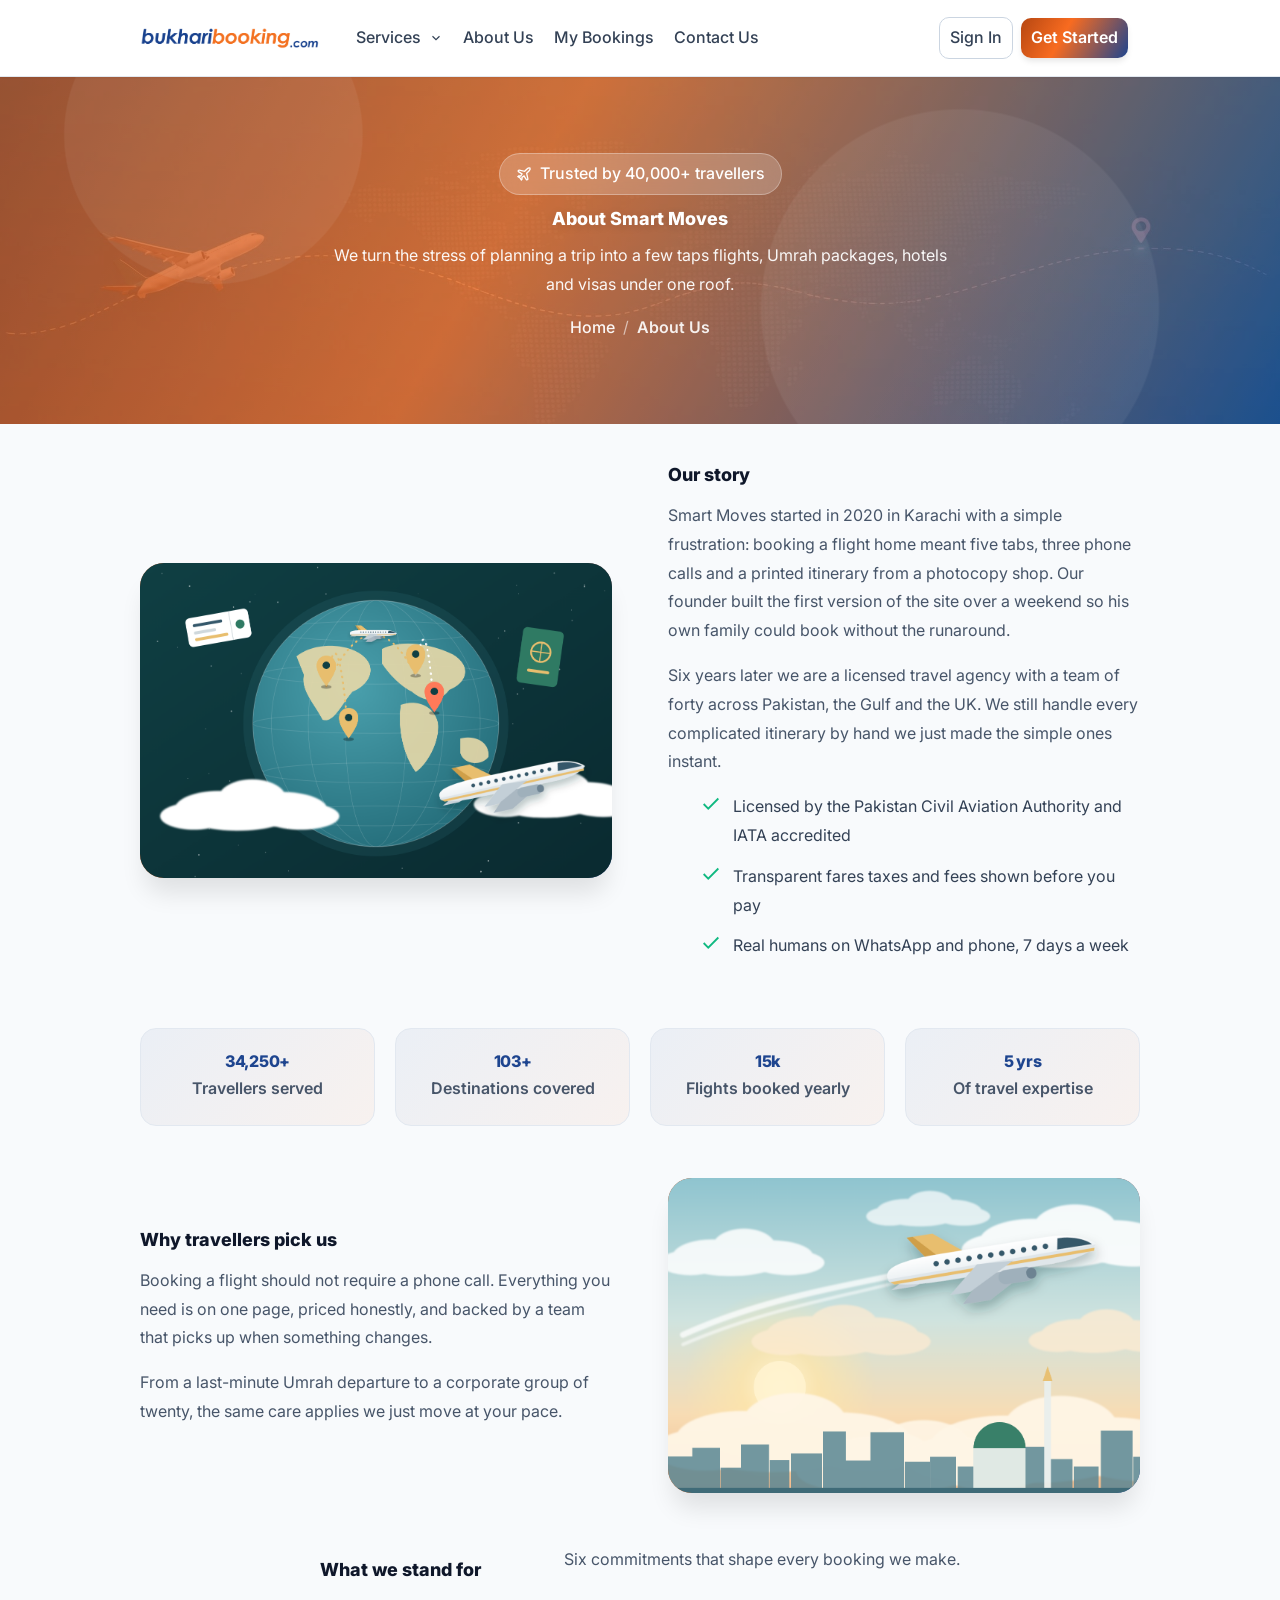
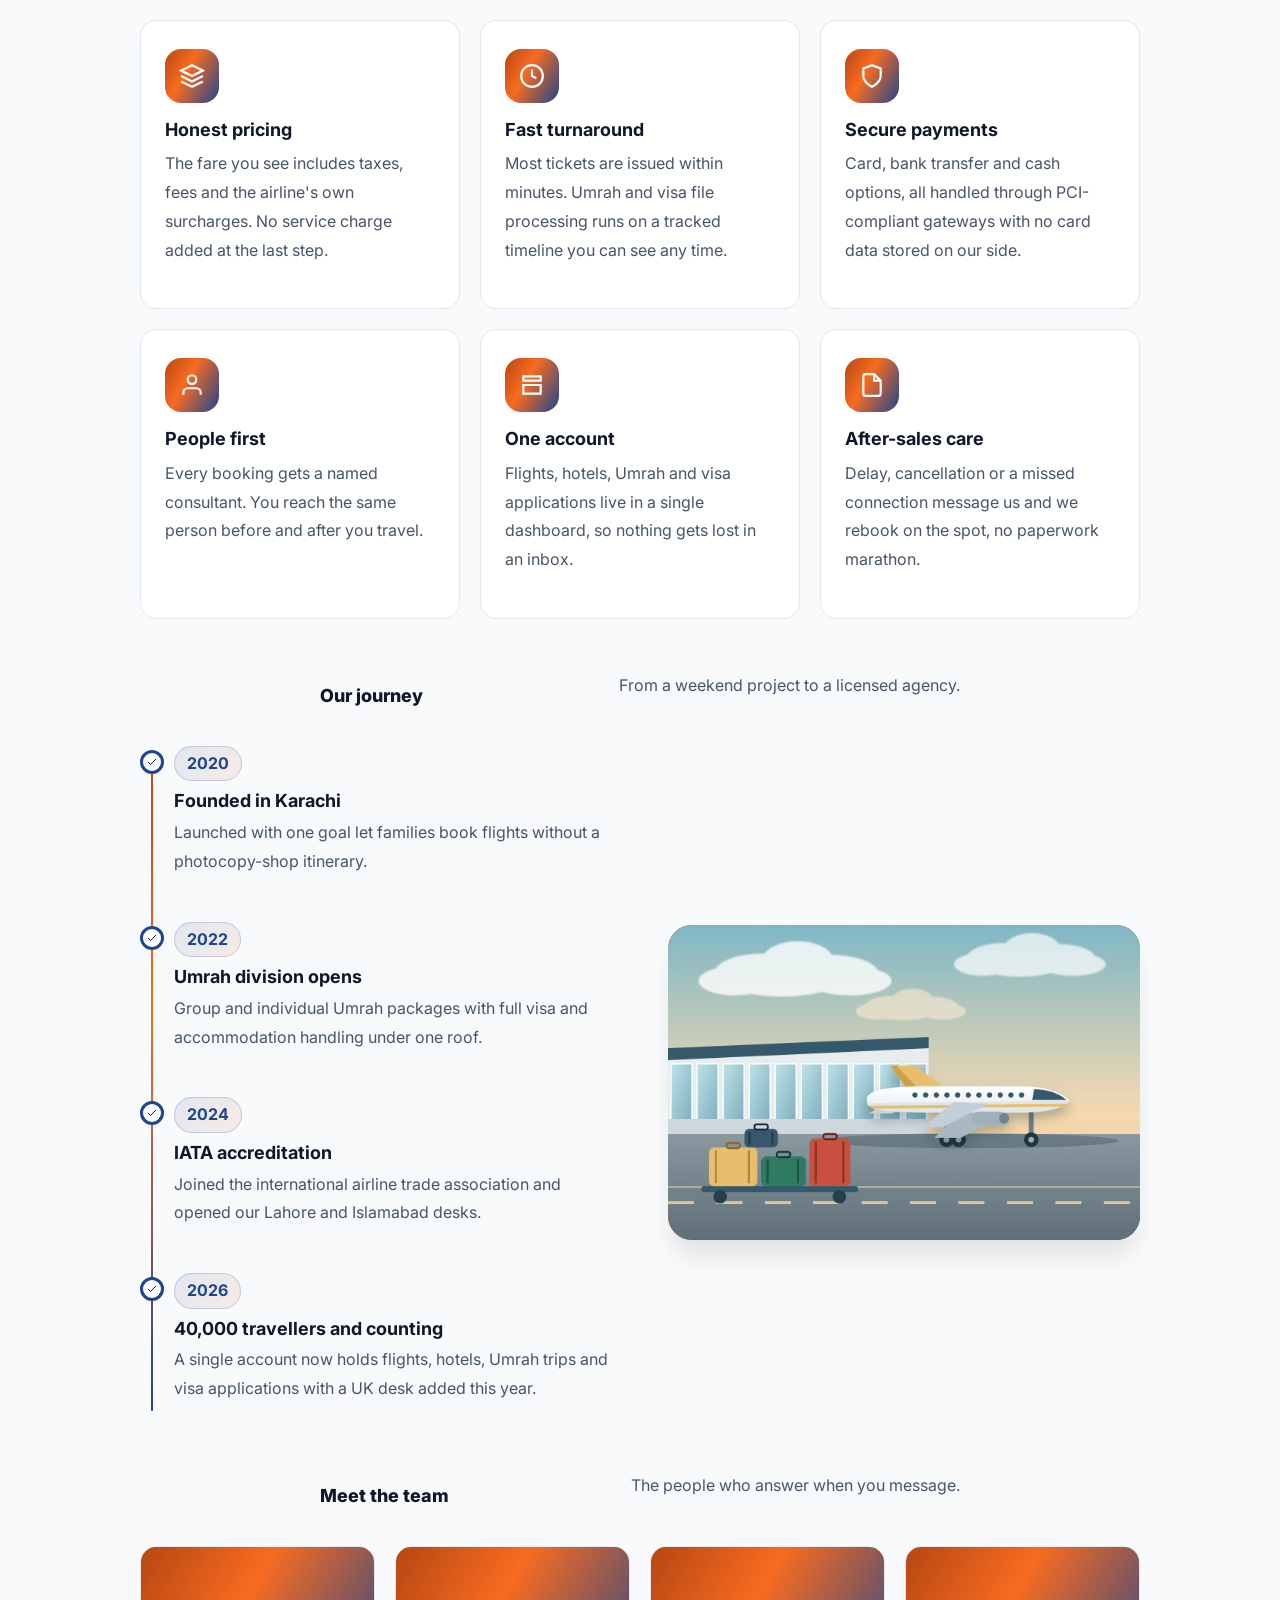
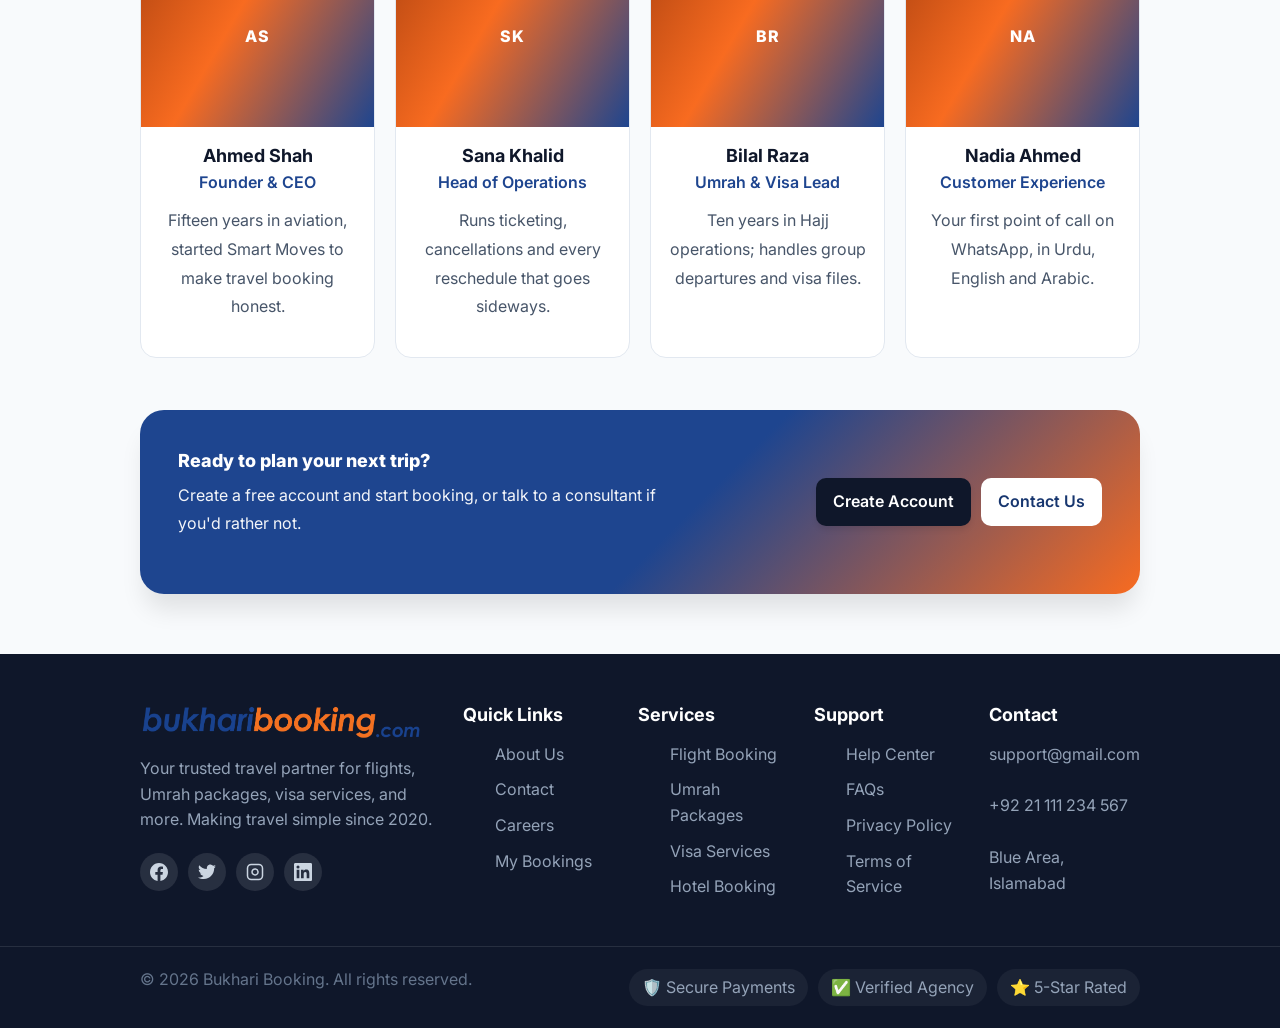
<file: about-us.html>
<!doctype html>
<html lang="en">
  <head>
    <meta charset="UTF-8" />
    <meta name="viewport" content="width=device-width, initial-scale=1.0" />
    <link rel="icon" type="image/png" href="/images/favicon.png" />
    <meta
      name="description"
      content="Smart Moves is a Pakistan-based travel agency helping travellers book flights, Umrah packages, hotels and visa services since 2020."
    />
    <link
      href="https://cdn.jsdelivr.net/npm/bootstrap@5.3.3/dist/css/bootstrap.min.css"
      rel="stylesheet"
    />
    <link rel="stylesheet" href="/css/styles.css" />
    <link rel="stylesheet" href="/css/pages.css" />
    <link rel="stylesheet" href="/css/theme.css" />
    <title>About Us | Smart Moves</title>
  </head>
  <body id="app" class="about-page">
    <!-- ========================================== NAVIGATION BAR START ========================================== -->
    <div data-site-header></div>
    <!-- ========================================== NAVIGATION BAR END ========================================== -->

    <!-- ========================================== PAGE BANNER ========================================== -->
    <section class="page-banner">
      <div class="page-banner-inner">
        <span class="page-banner-badge">
          <svg
            viewBox="0 0 24 24"
            fill="none"
            stroke="currentColor"
            stroke-width="2"
            class="u-icon-16"
          >
            <path
              d="M17.8 19.2 16 11l3.5-3.5C21 6 21.5 4 21 3c-1-.5-3 0-4.5 1.5L13 8 4.8 6.2c-.5-.1-.9.1-1.1.5l-.3.5c-.2.5-.1 1 .3 1.3L9 12l-2 3H4l-1 1 3 2 2 3 1-1v-3l3-2 3.5 5.3c.3.4.8.5 1.3.3l.5-.2c.4-.3.6-.7.5-1.2z"
            />
          </svg>
          Trusted by 40,000+ travellers
        </span>
        <h1 class="page-banner-title">About Smart Moves</h1>
        <p class="page-banner-text">
          We turn the stress of planning a trip into a few taps flights, Umrah
          packages, hotels and visas under one roof.
        </p>
        <nav class="breadcrumb-nav" aria-label="Breadcrumb">
          <a href="/index.html">Home</a>
          <span class="sep">/</span>
          <span class="current">About Us</span>
        </nav>
      </div>
    </section>

    <main class="page-body narrow">

      <!-- ---------- Our story ---------- -->
      <section class="page-section">
        <div class="split-block">
          <div class="split-media">
            <img
              src="/images/03-global-routes.png"
              alt="Travellers checking in at the airport"
            />
          </div>
          <div>
            <h2 class="split-title">Our story</h2>
            <p class="split-text">
              Smart Moves started in 2020 in Karachi with a simple frustration:
              booking a flight home meant five tabs, three phone calls and a
              printed itinerary from a photocopy shop. Our founder built the
              first version of the site over a weekend so his own family could
              book without the runaround.
            </p>
            <p class="split-text">
              Six years later we are a licensed travel agency with a team of
              forty across Pakistan, the Gulf and the UK. We still handle every
              complicated itinerary by hand we just made the simple ones
              instant.
            </p>
            <ul class="split-list">
              <li>
                <svg
                  viewBox="0 0 24 24"
                  fill="none"
                  stroke="currentColor"
                  stroke-width="2"
                >
                  <polyline points="20 6 9 17 4 12" />
                </svg>
                Licensed by the Pakistan Civil Aviation Authority and IATA
                accredited
              </li>
              <li>
                <svg
                  viewBox="0 0 24 24"
                  fill="none"
                  stroke="currentColor"
                  stroke-width="2"
                >
                  <polyline points="20 6 9 17 4 12" />
                </svg>
                Transparent fares taxes and fees shown before you pay
              </li>
              <li>
                <svg
                  viewBox="0 0 24 24"
                  fill="none"
                  stroke="currentColor"
                  stroke-width="2"
                >
                  <polyline points="20 6 9 17 4 12" />
                </svg>
                Real humans on WhatsApp and phone, 7 days a week
              </li>
            </ul>
          </div>
        </div>
      </section>

      <!-- ---------- Stats ---------- -->
      <section class="page-section">
        <div class="stats-strip">
          <div class="stat-block">
            <div class="stat-value" data-count="40000" data-suffix="+">0</div>
            <div class="stat-label">Travellers served</div>
          </div>
          <div class="stat-block">
            <div class="stat-value" data-count="120" data-suffix="+">0</div>
            <div class="stat-label">Destinations covered</div>
          </div>
          <div class="stat-block">
            <div class="stat-value" data-count="18" data-suffix="k">0</div>
            <div class="stat-label">Flights booked yearly</div>
          </div>
          <div class="stat-block">
            <div class="stat-value" data-count="6" data-suffix=" yrs">0</div>
            <div class="stat-label">Of travel expertise</div>
          </div>
        </div>
      </section>

      <!-- ---------- Why Smart Moves ---------- -->
      <section class="page-section">
        <div class="split-block reverse">
          <div class="split-media">
            <img
              src="/images/01-flight-sunset-skyline.png"
              alt="A travel consultant helping a customer"
            />
          </div>
          <div>
            <h2 class="split-title">Why travellers pick us</h2>
            <p class="split-text">
              Booking a flight should not require a phone call. Everything you
              need is on one page, priced honestly, and backed by a team that
              picks up when something changes.
            </p>
            <p class="split-text">
              From a last-minute Umrah departure to a corporate group of twenty,
              the same care applies we just move at your pace.
            </p>
          </div>
        </div>
      </section>

      <!-- ---------- Values ---------- -->
      <section class="page-section">
        <div class="section-head">
          <h2 class="section-title">What we stand for</h2>
          <p class="section-sub">
            Six commitments that shape every booking we make.
          </p>
        </div>
        <div class="value-grid">
          <div class="value-card">
            <div class="value-icon">
              <svg
                viewBox="0 0 24 24"
                fill="none"
                stroke="currentColor"
                stroke-width="2"
              >
                <path d="M12 2 2 7l10 5 10-5-10-5z" />
                <path d="M2 17l10 5 10-5" />
                <path d="M2 12l10 5 10-5" />
              </svg>
            </div>
            <h3>Honest pricing</h3>
            <p>
              The fare you see includes taxes, fees and the airline's own
              surcharges. No service charge added at the last step.
            </p>
          </div>

          <div class="value-card">
            <div class="value-icon">
              <svg
                viewBox="0 0 24 24"
                fill="none"
                stroke="currentColor"
                stroke-width="2"
              >
                <circle cx="12" cy="12" r="10" />
                <polyline points="12 6 12 12 16 14" />
              </svg>
            </div>
            <h3>Fast turnaround</h3>
            <p>
              Most tickets are issued within minutes. Umrah and visa file
              processing runs on a tracked timeline you can see any time.
            </p>
          </div>

          <div class="value-card">
            <div class="value-icon">
              <svg
                viewBox="0 0 24 24"
                fill="none"
                stroke="currentColor"
                stroke-width="2"
              >
                <path d="M12 22s8-4 8-10V5l-8-3-8 3v7c0 6 8 10 8 10z" />
              </svg>
            </div>
            <h3>Secure payments</h3>
            <p>
              Card, bank transfer and cash options, all handled through
              PCI-compliant gateways with no card data stored on our side.
            </p>
          </div>

          <div class="value-card">
            <div class="value-icon">
              <svg
                viewBox="0 0 24 24"
                fill="none"
                stroke="currentColor"
                stroke-width="2"
              >
                <path d="M20 21v-2a4 4 0 0 0-4-4H8a4 4 0 0 0-4 4v2" />
                <circle cx="12" cy="7" r="4" />
              </svg>
            </div>
            <h3>People first</h3>
            <p>
              Every booking gets a named consultant. You reach the same person
              before and after you travel.
            </p>
          </div>

          <div class="value-card">
            <div class="value-icon">
              <svg
                viewBox="0 0 24 24"
                fill="none"
                stroke="currentColor"
                stroke-width="2"
              >
                <path d="M4 4h16v4H4z" />
                <path d="M4 12h16v8H4z" />
                <path d="M8 8h.01M8 16h.01" />
              </svg>
            </div>
            <h3>One account</h3>
            <p>
              Flights, hotels, Umrah and visa applications live in a single
              dashboard, so nothing gets lost in an inbox.
            </p>
          </div>

          <div class="value-card">
            <div class="value-icon">
              <svg
                viewBox="0 0 24 24"
                fill="none"
                stroke="currentColor"
                stroke-width="2"
              >
                <path
                  d="M14 2H6a2 2 0 0 0-2 2v16a2 2 0 0 0 2 2h12a2 2 0 0 0 2-2V8z"
                />
                <polyline points="14 2 14 8 20 8" />
              </svg>
            </div>
            <h3>After-sales care</h3>
            <p>
              Delay, cancellation or a missed connection message us and we
              rebook on the spot, no paperwork marathon.
            </p>
          </div>
        </div>
      </section>

      <!-- ---------- Journey ---------- -->
      <section class="page-section">
        <div class="section-head">
          <h2 class="section-title">Our journey</h2>
          <p class="section-sub">
            From a weekend project to a licensed agency.
          </p>
        </div>
        <div class="split-block">
          <div class="timeline">
            <div class="timeline-item">
              <div class="timeline-dot">
                <svg
                  viewBox="0 0 24 24"
                  fill="none"
                  stroke="currentColor"
                  stroke-width="2"
                  class="u-icon-12"
                >
                  <polyline points="20 6 9 17 4 12" />
                </svg>
              </div>
              <span class="timeline-year">2020</span>
              <h3>Founded in Karachi</h3>
              <p>
                Launched with one goal let families book flights without a
                photocopy-shop itinerary.
              </p>
            </div>

            <div class="timeline-item">
              <div class="timeline-dot">
                <svg
                  viewBox="0 0 24 24"
                  fill="none"
                  stroke="currentColor"
                  stroke-width="2"
                  class="u-icon-12"
                >
                  <polyline points="20 6 9 17 4 12" />
                </svg>
              </div>
              <span class="timeline-year">2022</span>
              <h3>Umrah division opens</h3>
              <p>
                Group and individual Umrah packages with full visa and
                accommodation handling under one roof.
              </p>
            </div>

            <div class="timeline-item">
              <div class="timeline-dot">
                <svg
                  viewBox="0 0 24 24"
                  fill="none"
                  stroke="currentColor"
                  stroke-width="2"
                  class="u-icon-12"
                >
                  <polyline points="20 6 9 17 4 12" />
                </svg>
              </div>
              <span class="timeline-year">2024</span>
              <h3>IATA accreditation</h3>
              <p>
                Joined the international airline trade association and opened
                our Lahore and Islamabad desks.
              </p>
            </div>

            <div class="timeline-item">
              <div class="timeline-dot">
                <svg
                  viewBox="0 0 24 24"
                  fill="none"
                  stroke="currentColor"
                  stroke-width="2"
                  class="u-icon-12"
                >
                  <polyline points="20 6 9 17 4 12" />
                </svg>
              </div>
              <span class="timeline-year">2026</span>
              <h3>40,000 travellers and counting</h3>
              <p>
                A single account now holds flights, hotels, Umrah trips and visa
                applications with a UK desk added this year.
              </p>
            </div>
          </div>

          <div class="split-media">
            <img
              src="/images/02-airport-gate.png"
              alt="Smart Moves team at work"
            />
          </div>
        </div>
      </section>

      <!-- ---------- Team ---------- -->
      <section class="page-section">
        <div class="section-head">
          <h2 class="section-title">Meet the team</h2>
          <p class="section-sub">The people who answer when you message.</p>
        </div>
        <div class="team-grid">
          <div class="team-card">
            <div class="team-photo">
              <span class="team-initials">AS</span>
            </div>
            <div class="team-body">
              <h3>Ahmed Shah</h3>
              <div class="team-role">Founder &amp; CEO</div>
              <p class="team-bio">
                Fifteen years in aviation, started Smart Moves to make travel
                booking honest.
              </p>
            </div>
          </div>

          <div class="team-card">
            <div class="team-photo">
              <span class="team-initials">SK</span>
            </div>
            <div class="team-body">
              <h3>Sana Khalid</h3>
              <div class="team-role">Head of Operations</div>
              <p class="team-bio">
                Runs ticketing, cancellations and every reschedule that goes
                sideways.
              </p>
            </div>
          </div>

          <div class="team-card">
            <div class="team-photo">
              <span class="team-initials">BR</span>
            </div>
            <div class="team-body">
              <h3>Bilal Raza</h3>
              <div class="team-role">Umrah &amp; Visa Lead</div>
              <p class="team-bio">
                Ten years in Hajj operations; handles group departures and visa
                files.
              </p>
            </div>
          </div>

          <div class="team-card">
            <div class="team-photo">
              <span class="team-initials">NA</span>
            </div>
            <div class="team-body">
              <h3>Nadia Ahmed</h3>
              <div class="team-role">Customer Experience</div>
              <p class="team-bio">
                Your first point of call on WhatsApp, in Urdu, English and
                Arabic.
              </p>
            </div>
          </div>
        </div>
      </section>

      <!-- ---------- CTA ---------- -->
      <section class="page-section">
        <div class="cta-band">
          <div class="cta-band-text">
            <h2>Ready to plan your next trip?</h2>
            <p>
              Create a free account and start booking, or talk to a consultant
              if you'd rather not.
            </p>
          </div>
          <div class="cta-band-actions">
            <button type="button" class="bc-btn primary" data-auth="signup">Create Account</button>
            <a href="/contact-us.html" class="bc-btn">Contact Us</a>
          </div>
        </div>
      </section>
    </main>

    <!-- ========================================== FOOTER START ========================================== -->
    <div data-site-footer></div>
    <!-- ========================================== FOOTER END ========================================== -->

    <button
      class="scroll-top"
      id="backToTop"
      data-action="scrollToTop"
      aria-label="Scroll to top"
    >
      <svg
        viewBox="0 0 24 24"
        fill="none"
        stroke="currentColor"
        stroke-width="2"
      >
        <path d="m18 15-6-6-6 6" />
      </svg>
    </button>

    <script src="/js/pages.js"></script>
    <script src="/js/auth-modal.js"></script>
    <script src="js/site-layout.js" defer></script>
    <script src="/js/site-actions.js" defer></script>

  </body>
</html>
</file>
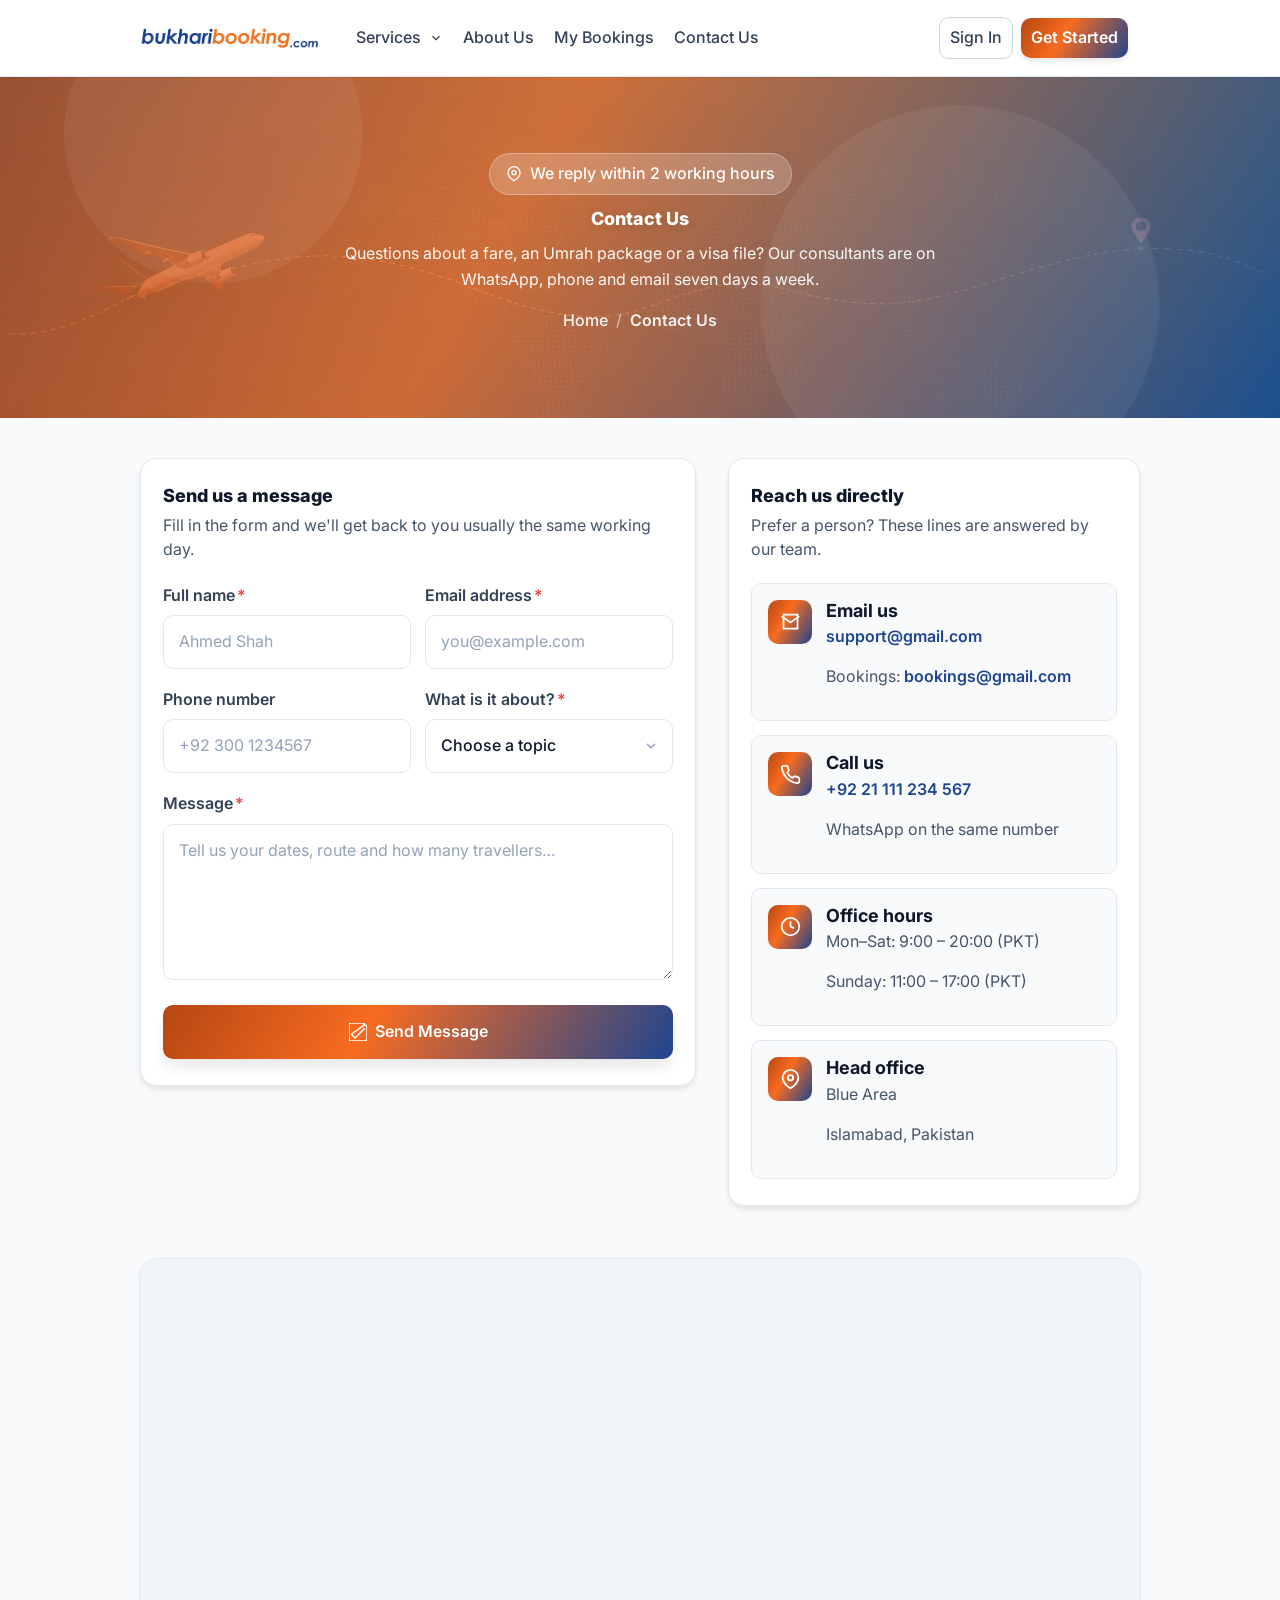
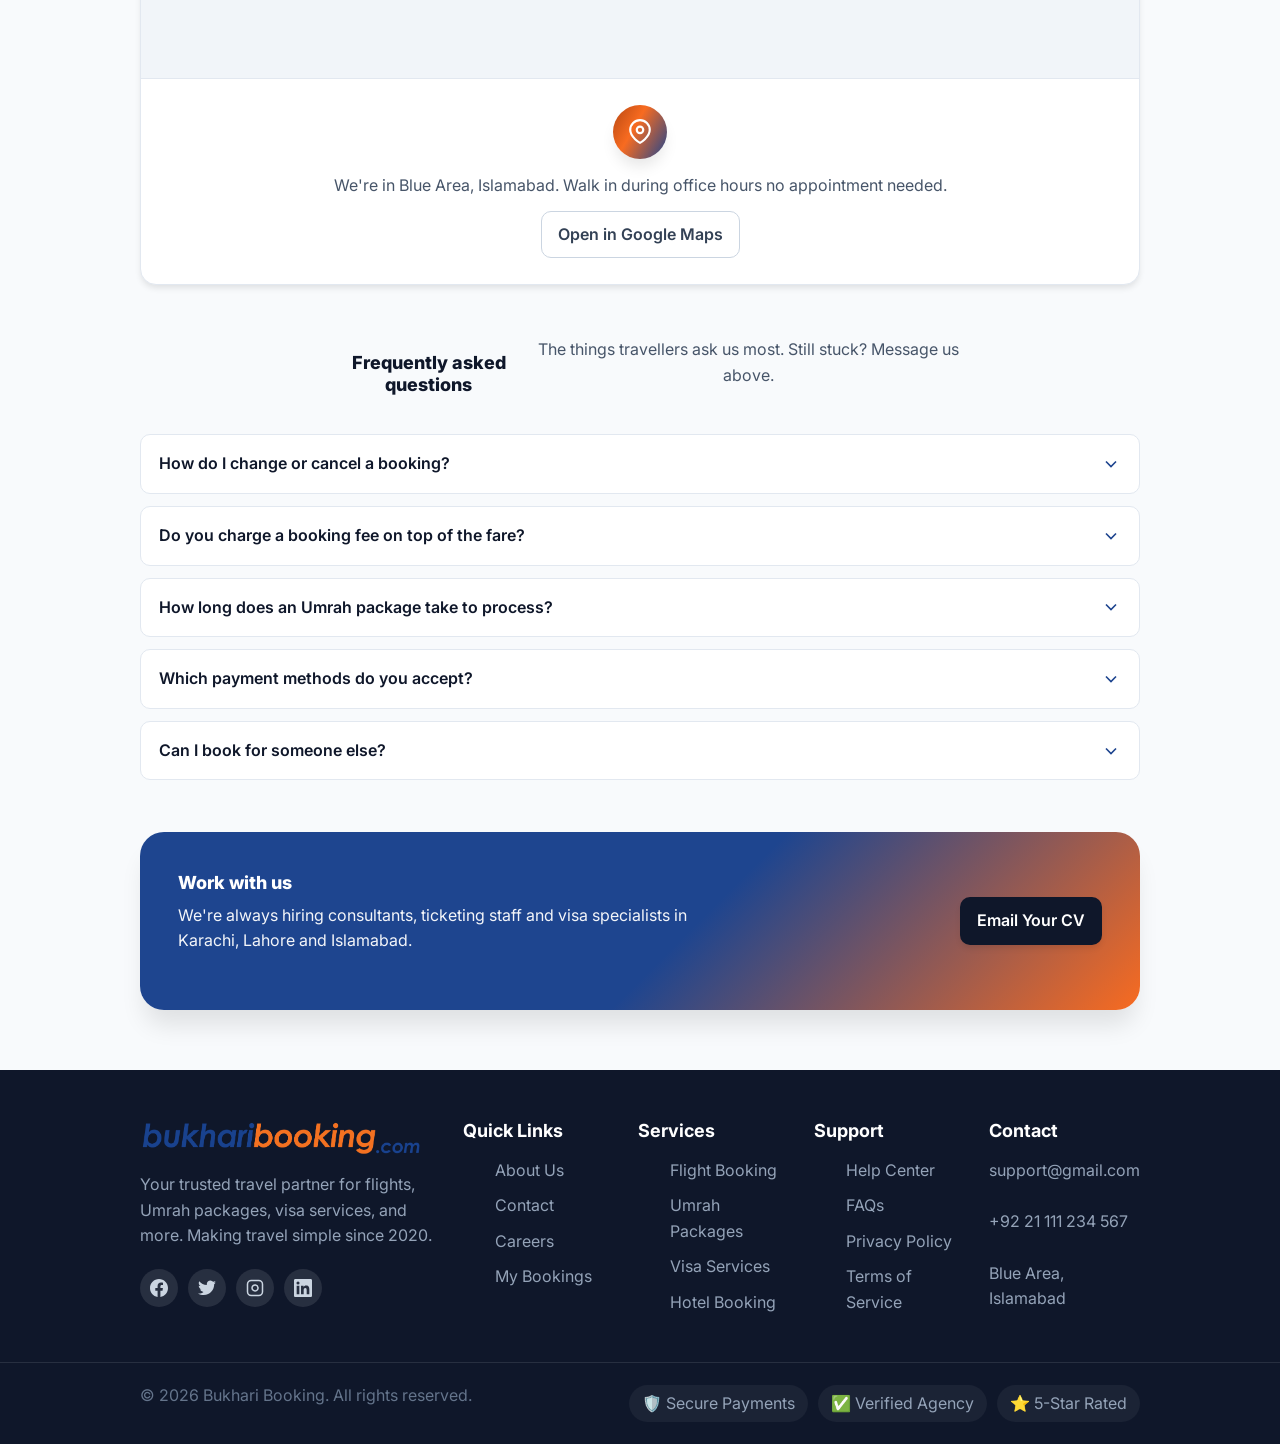
<file: contact-us.html>
<!doctype html>
<html lang="en">
  <head>
    <meta charset="UTF-8" />
    <meta name="viewport" content="width=device-width, initial-scale=1.0" />
    <link rel="icon" type="image/png" href="/images/favicon.png" />
    <meta
      name="description"
      content="Contact Smart Moves call, WhatsApp or email our travel consultants in Karachi, Lahore and Islamabad about flights, Umrah packages and visa services."
    />
    <link
      href="https://cdn.jsdelivr.net/npm/bootstrap@5.3.3/dist/css/bootstrap.min.css"
      rel="stylesheet"
    />
    <link rel="stylesheet" href="/css/styles.css" />
    <link rel="stylesheet" href="/css/pages.css" />
    <link rel="stylesheet" href="/css/theme.css" />
    <title>Contact Us | Smart Moves</title>
  </head>
  <body id="app">
    <!-- ========================================== NAVIGATION BAR START ========================================== -->
    <div data-site-header></div>
    <!-- ========================================== NAVIGATION BAR END ========================================== -->

    <!-- ========================================== PAGE BANNER ========================================== -->
    <section class="page-banner">
      <div class="page-banner-inner">
        <span class="page-banner-badge">
          <svg
            viewBox="0 0 24 24"
            fill="none"
            stroke="currentColor"
            stroke-width="2"
            class="u-icon-16"
          >
            <path d="M21 10c0 7-9 12-9 12s-9-5-9-12a9 9 0 0 1 18 0z" />
            <circle cx="12" cy="10" r="3" />
          </svg>
          We reply within 2 working hours
        </span>
        <h1 class="page-banner-title">Contact Us</h1>
        <p class="page-banner-text">
          Questions about a fare, an Umrah package or a visa file? Our
          consultants are on WhatsApp, phone and email seven days a week.
        </p>
        <nav class="breadcrumb-nav" aria-label="Breadcrumb">
          <a href="/index.html">Home</a>
          <span class="sep">/</span>
          <span class="current">Contact Us</span>
        </nav>
      </div>
    </section>

    <main class="page-body narrow">
      <!-- ---------- Form + channels ---------- -->
      <section class="page-section">
        <div class="contact-layout">
          <!-- Message form -->
          <div class="panel-card">
            <h2 class="panel-title">Send us a message</h2>
            <p class="panel-sub">
              Fill in the form and we'll get back to you usually the same
              working day.
            </p>

            <form data-contact-form novalidate>
              <div class="auth-alert">
                <svg
                  viewBox="0 0 24 24"
                  fill="none"
                  stroke="currentColor"
                  stroke-width="2"
                >
                  <circle cx="12" cy="12" r="10" />
                  <line x1="12" y1="8" x2="12" y2="12" />
                  <line x1="12" y1="16" x2="12.01" y2="16" />
                </svg>
                <span></span>
              </div>

              <div class="form-row">
                <div class="form-field">
                  <label class="form-label" for="cName">
                    Full name<span class="req">*</span>
                  </label>
                  <input
                    type="text"
                    id="cName"
                    name="name"
                    class="form-control-custom"
                    placeholder="Ahmed Shah"
                    required
                    data-minlength="3"
                    data-msg-required="Please enter your name."
                  />
                  <div class="field-error">
                    <svg
                      viewBox="0 0 24 24"
                      fill="none"
                      stroke="currentColor"
                      stroke-width="2"
                    >
                      <circle cx="12" cy="12" r="10" />
                      <line x1="12" y1="8" x2="12" y2="12" />
                      <line x1="12" y1="16" x2="12.01" y2="16" />
                    </svg>
                    <span></span>
                  </div>
                </div>

                <div class="form-field">
                  <label class="form-label" for="cEmail">
                    Email address<span class="req">*</span>
                  </label>
                  <input
                    type="email"
                    id="cEmail"
                    name="email"
                    class="form-control-custom"
                    placeholder="you@example.com"
                    required
                    data-msg-required="Please enter your email address."
                  />
                  <div class="field-error">
                    <svg
                      viewBox="0 0 24 24"
                      fill="none"
                      stroke="currentColor"
                      stroke-width="2"
                    >
                      <circle cx="12" cy="12" r="10" />
                      <line x1="12" y1="8" x2="12" y2="12" />
                      <line x1="12" y1="16" x2="12.01" y2="16" />
                    </svg>
                    <span></span>
                  </div>
                </div>
              </div>

              <div class="form-row">
                <div class="form-field">
                  <label class="form-label" for="cPhone">Phone number</label>
                  <input
                    type="tel"
                    id="cPhone"
                    name="phone"
                    class="form-control-custom"
                    placeholder="+92 300 1234567"
                  />
                  <div class="field-error">
                    <svg
                      viewBox="0 0 24 24"
                      fill="none"
                      stroke="currentColor"
                      stroke-width="2"
                    >
                      <circle cx="12" cy="12" r="10" />
                      <line x1="12" y1="8" x2="12" y2="12" />
                      <line x1="12" y1="16" x2="12.01" y2="16" />
                    </svg>
                    <span></span>
                  </div>
                </div>

                <div class="form-field">
                  <label class="form-label" for="cSubject">
                    What is it about?<span class="req">*</span>
                  </label>
                  <select
                    id="cSubject"
                    name="subject"
                    class="form-control-custom"
                    required
                    data-msg-required="Please pick a topic."
                  >
                    <option value="">Choose a topic</option>
                    <option>Flight booking</option>
                    <option>Existing booking change</option>
                    <option>Umrah package</option>
                    <option>Visa services</option>
                    <option>Hotel booking</option>
                    <option>Refund or cancellation</option>
                    <option>Careers</option>
                    <option>Something else</option>
                  </select>
                  <div class="field-error">
                    <svg
                      viewBox="0 0 24 24"
                      fill="none"
                      stroke="currentColor"
                      stroke-width="2"
                    >
                      <circle cx="12" cy="12" r="10" />
                      <line x1="12" y1="8" x2="12" y2="12" />
                      <line x1="12" y1="16" x2="12.01" y2="16" />
                    </svg>
                    <span></span>
                  </div>
                </div>
              </div>

              <div class="form-field">
                <label class="form-label" for="cMessage">
                  Message<span class="req">*</span>
                </label>
                <textarea
                  id="cMessage"
                  name="message"
                  class="form-control-custom"
                  rows="5"
                  placeholder="Tell us your dates, route and how many travellers…"
                  required
                  data-minlength="10"
                  data-msg-required="Please tell us how we can help."
                ></textarea>
                <div class="field-error">
                  <svg
                    viewBox="0 0 24 24"
                    fill="none"
                    stroke="currentColor"
                    stroke-width="2"
                  >
                    <circle cx="12" cy="12" r="10" />
                    <line x1="12" y1="8" x2="12" y2="12" />
                    <line x1="12" y1="16" x2="12.01" y2="16" />
                  </svg>
                  <span></span>
                </div>
              </div>

              <button type="submit" class="auth-submit">
                <svg
                  viewBox="0 0 24 24"
                  fill="none"
                  stroke="currentColor"
                  stroke-width="2"
                >
                  <path
                    d="M21.17 3a3 3 0 0 0-3.17-3H3a3 3 0 0 0-3 3v18a3 3 0 0 0 3 3h18a3 3 0 0 0 3-3V6.83a3 3 0 0 0-3.83-3.83L3 15"
                  />
                  <path d="m3 15 5 5L21 7" />
                </svg>
                Send Message
              </button>
            </form>
          </div>

          <!-- Channels -->
          <div>
            <div class="panel-card">
              <h2 class="panel-title">Reach us directly</h2>
              <p class="panel-sub">
                Prefer a person? These lines are answered by our team.
              </p>

              <div class="channel-list">
                <div class="channel">
                  <div class="channel-icon">
                    <svg
                      viewBox="0 0 24 24"
                      fill="none"
                      stroke="currentColor"
                      stroke-width="2"
                    >
                      <path d="M4 4h16v16H4z" />
                      <polyline points="22,6 12,13 2,6" />
                    </svg>
                  </div>
                  <div class="channel-body">
                    <h4>Email us</h4>
                    <p>
                      <a href="mailto:support@gmail.com">support@gmail.com</a>
                    </p>
                    <p>
                      Bookings:
                      <a href="mailto:bookings@gmail.com">bookings@gmail.com</a>
                    </p>
                  </div>
                </div>

                <div class="channel">
                  <div class="channel-icon">
                    <svg
                      viewBox="0 0 24 24"
                      fill="none"
                      stroke="currentColor"
                      stroke-width="2"
                    >
                      <path
                        d="M22 16.92v3a2 2 0 0 1-2.18 2 19.79 19.79 0 0 1-8.63-3.07 19.5 19.5 0 0 1-6-6 19.79 19.79 0 0 1-3.07-8.67A2 2 0 0 1 4.11 2h3a2 2 0 0 1 2 1.72c.13.96.36 1.9.7 2.81a2 2 0 0 1-.45 2.11L8.09 9.91a16 16 0 0 0 6 6l1.27-1.27a2 2 0 0 1 2.11-.45c.9.34 1.85.57 2.81.7A2 2 0 0 1 22 16.92z"
                      />
                    </svg>
                  </div>
                  <div class="channel-body">
                    <h4>Call us</h4>
                    <p><a href="tel:+9221111234567">+92 21 111 234 567</a></p>
                    <p>WhatsApp on the same number</p>
                  </div>
                </div>

                <div class="channel">
                  <div class="channel-icon">
                    <svg
                      viewBox="0 0 24 24"
                      fill="none"
                      stroke="currentColor"
                      stroke-width="2"
                    >
                      <circle cx="12" cy="12" r="10" />
                      <polyline points="12 6 12 12 16 14" />
                    </svg>
                  </div>
                  <div class="channel-body">
                    <h4>Office hours</h4>
                    <p>Mon–Sat: 9:00 – 20:00 (PKT)</p>
                    <p>Sunday: 11:00 – 17:00 (PKT)</p>
                  </div>
                </div>

                <div class="channel">
                  <div class="channel-icon">
                    <svg
                      viewBox="0 0 24 24"
                      fill="none"
                      stroke="currentColor"
                      stroke-width="2"
                    >
                      <path
                        d="M21 10c0 7-9 12-9 12s-9-5-9-12a9 9 0 0 1 18 0z"
                      />
                      <circle cx="12" cy="10" r="3" />
                    </svg>
                  </div>
                  <div class="channel-body">
                    <h4>Head office</h4>
                    <p>Blue Area</p>
                    <p>Islamabad, Pakistan</p>
                  </div>
                </div>
              </div>
            </div>
          </div>
        </div>
      </section>

      <!-- ---------- Office ---------- -->
      <section class="page-section">
        <div class="map-embed">
          <div class="map-frame">
            <iframe
              title="Smart Moves head office Blue Area, Islamabad"
              src="https://www.google.com/maps?q=Blue%20Area%2C%20Islamabad%2C%20Pakistan&hl=en&z=14&output=embed"
              width="100%"
              height="100%"
              class="u-borderless"
              allowfullscreen=""
              loading="lazy"
              referrerpolicy="no-referrer-when-downgrade"
            ></iframe>
          </div>

          <div class="map-embed-inner">
            <div class="map-pin">
              <svg
                viewBox="0 0 24 24"
                fill="none"
                stroke="currentColor"
                stroke-width="2"
              >
                <path d="M21 10c0 7-9 12-9 12s-9-5-9-12a9 9 0 0 1 18 0z" />
                <circle cx="12" cy="10" r="3" />
              </svg>
            </div>
            <p>
              We're in Blue Area, Islamabad. Walk in during office hours no
              appointment needed.
            </p>
            <a
              class="bc-btn"
              href="https://www.google.com/maps/place/Blue+Area,+Islamabad,+Pakistan/@33.7179379,73.0608543,15z/data=!3m1!4b1!4m6!3m5!1s0x38dfbf9bc116caa3:0x337cd6075e732737!8m2!3d33.7181584!4d73.071358!16s%2Fg%2F1hc2gsnnv?entry=ttu&g_ep=EgoyMDI2MDkzMC4wIKXMDSoASAFQAw%3D%3D"
              target="_blank"
              rel="noopener"
            >
              Open in Google Maps
            </a>
          </div>
        </div>
      </section>

      <!-- ---------- FAQ ---------- -->
      <section class="page-section" id="faq">
        <div class="section-head">
          <h2 class="section-title">Frequently asked questions</h2>
          <p class="section-sub">
            The things travellers ask us most. Still stuck? Message us above.
          </p>
        </div>

        <div class="faq-list">
          <div class="faq-item">
            <button type="button" class="faq-q" aria-expanded="false">
              How do I change or cancel a booking?
              <svg
                viewBox="0 0 24 24"
                fill="none"
                stroke="currentColor"
                stroke-width="2"
              >
                <polyline points="6 9 12 15 18 9" />
              </svg>
            </button>
            <div class="faq-a">
              Open My Bookings, find the reservation and choose Cancel. Each
              airline applies its own fare rules, so the refund shown before you
              confirm is the real amount. Refunds reach cards within 7–10
              working days.
            </div>
          </div>

          <div class="faq-item">
            <button type="button" class="faq-q" aria-expanded="false">
              Do you charge a booking fee on top of the fare?
              <svg
                viewBox="0 0 24 24"
                fill="none"
                stroke="currentColor"
                stroke-width="2"
              >
                <polyline points="6 9 12 15 18 9" />
              </svg>
            </button>
            <div class="faq-a">
              No. The price you see at checkout includes airline taxes,
              surcharges and our fee. What you confirm is what you pay.
            </div>
          </div>

          <div class="faq-item">
            <button type="button" class="faq-q" aria-expanded="false">
              How long does an Umrah package take to process?
              <svg
                viewBox="0 0 24 24"
                fill="none"
                stroke="currentColor"
                stroke-width="2"
              >
                <polyline points="6 9 12 15 18 9" />
              </svg>
            </button>
            <div class="faq-a">
              Group departures need roughly three weeks. Individual packages can
              sometimes be arranged in seven to ten days depending on the visa
              slot ask us and we'll tell you the realistic timeline before you
              pay.
            </div>
          </div>

          <div class="faq-item">
            <button type="button" class="faq-q" aria-expanded="false">
              Which payment methods do you accept?
              <svg
                viewBox="0 0 24 24"
                fill="none"
                stroke="currentColor"
                stroke-width="2"
              >
                <polyline points="6 9 12 15 18 9" />
              </svg>
            </button>
            <div class="faq-a">
              Debit and credit cards, bank transfer to our Pakistan account, and
              cash at our office. Card payments go through PCI-compliant
              gateways we never store card numbers.
            </div>
          </div>

          <div class="faq-item">
            <button type="button" class="faq-q" aria-expanded="false">
              Can I book for someone else?
              <svg
                viewBox="0 0 24 24"
                fill="none"
                stroke="currentColor"
                stroke-width="2"
              >
                <polyline points="6 9 12 15 18 9" />
              </svg>
            </button>
            <div class="faq-a">
              Yes. Enter the traveller's own name and details exactly as they
              appear on their ID or passport airlines charge more to change a
              name after ticketing.
            </div>
          </div>
        </div>
      </section>

      <!-- ---------- Careers ---------- -->
      <section class="page-section" id="careers">
        <div class="cta-band">
          <div class="cta-band-text">
            <h2>Work with us</h2>
            <p>
              We're always hiring consultants, ticketing staff and visa
              specialists in Karachi, Lahore and Islamabad.
            </p>
          </div>
          <div class="cta-band-actions">
            <a href="mailto:careers@gmail.com" class="bc-btn primary">
              Email Your CV
            </a>
          </div>
        </div>
      </section>
    </main>

    <!-- ========================================== FOOTER START ========================================== -->
    <div data-site-footer></div>
    <!-- ========================================== FOOTER END ========================================== -->

    <button
      class="scroll-top"
      id="backToTop"
      data-action="scrollToTop"
      aria-label="Scroll to top"
    >
      <svg
        viewBox="0 0 24 24"
        fill="none"
        stroke="currentColor"
        stroke-width="2"
      >
        <path d="m18 15-6-6-6 6" />
      </svg>
    </button>

    <script src="/js/pages.js"></script>
    <script src="/js/auth-modal.js"></script>
    <script src="js/site-layout.js" defer></script>
    <script src="/js/site-actions.js" defer></script>

  </body>
</html>
</file>
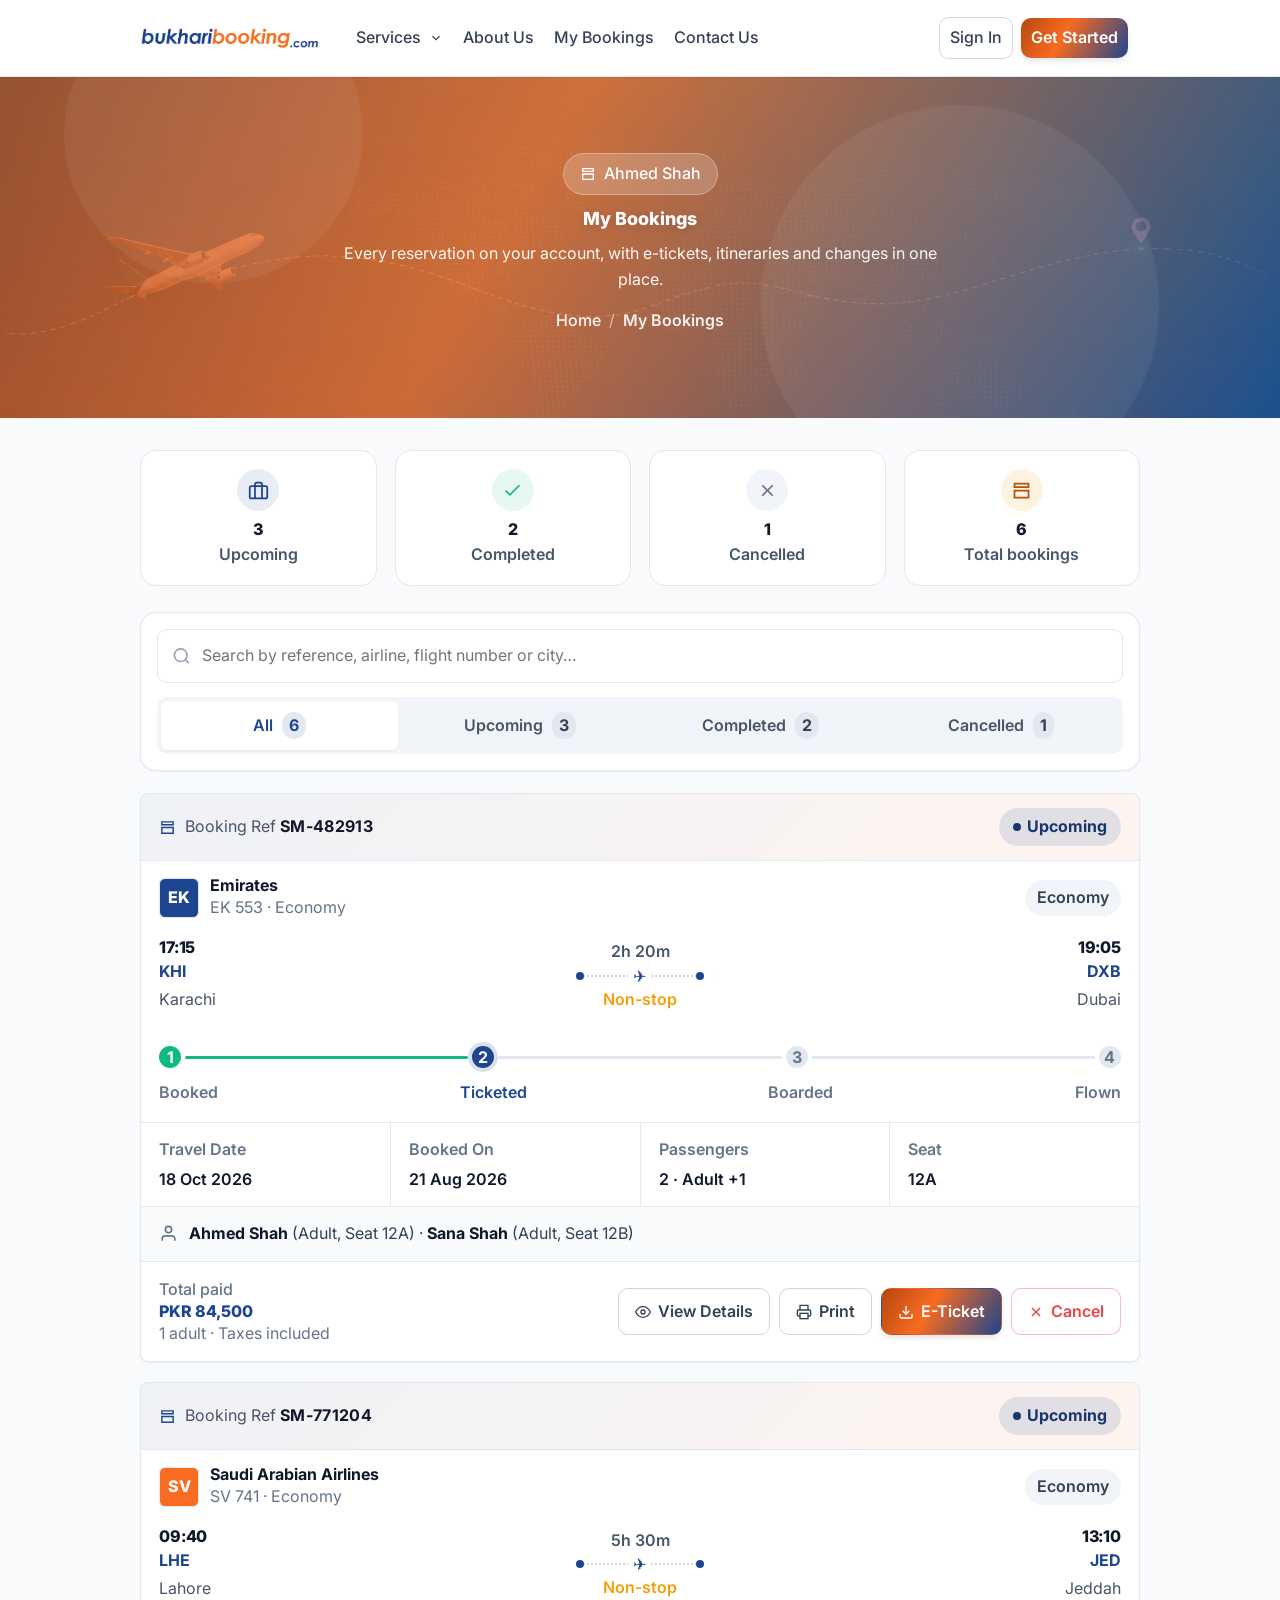
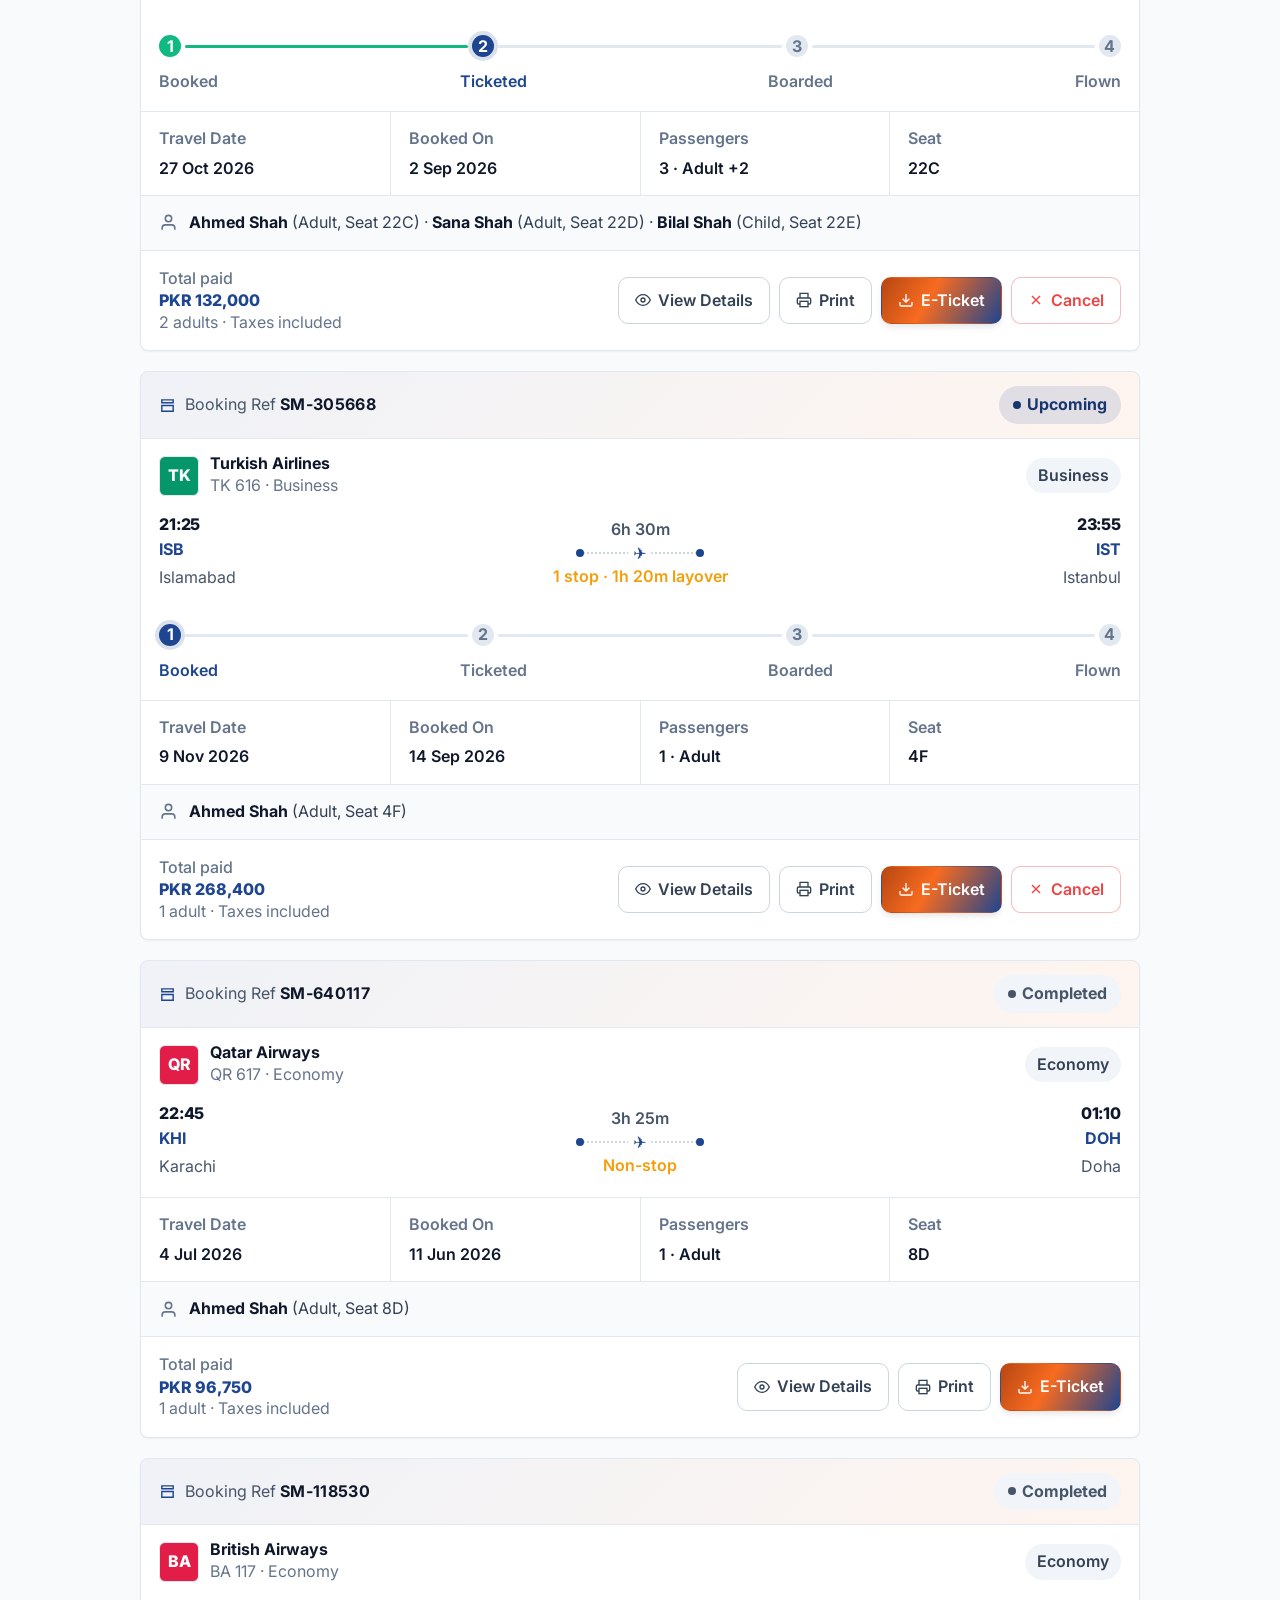
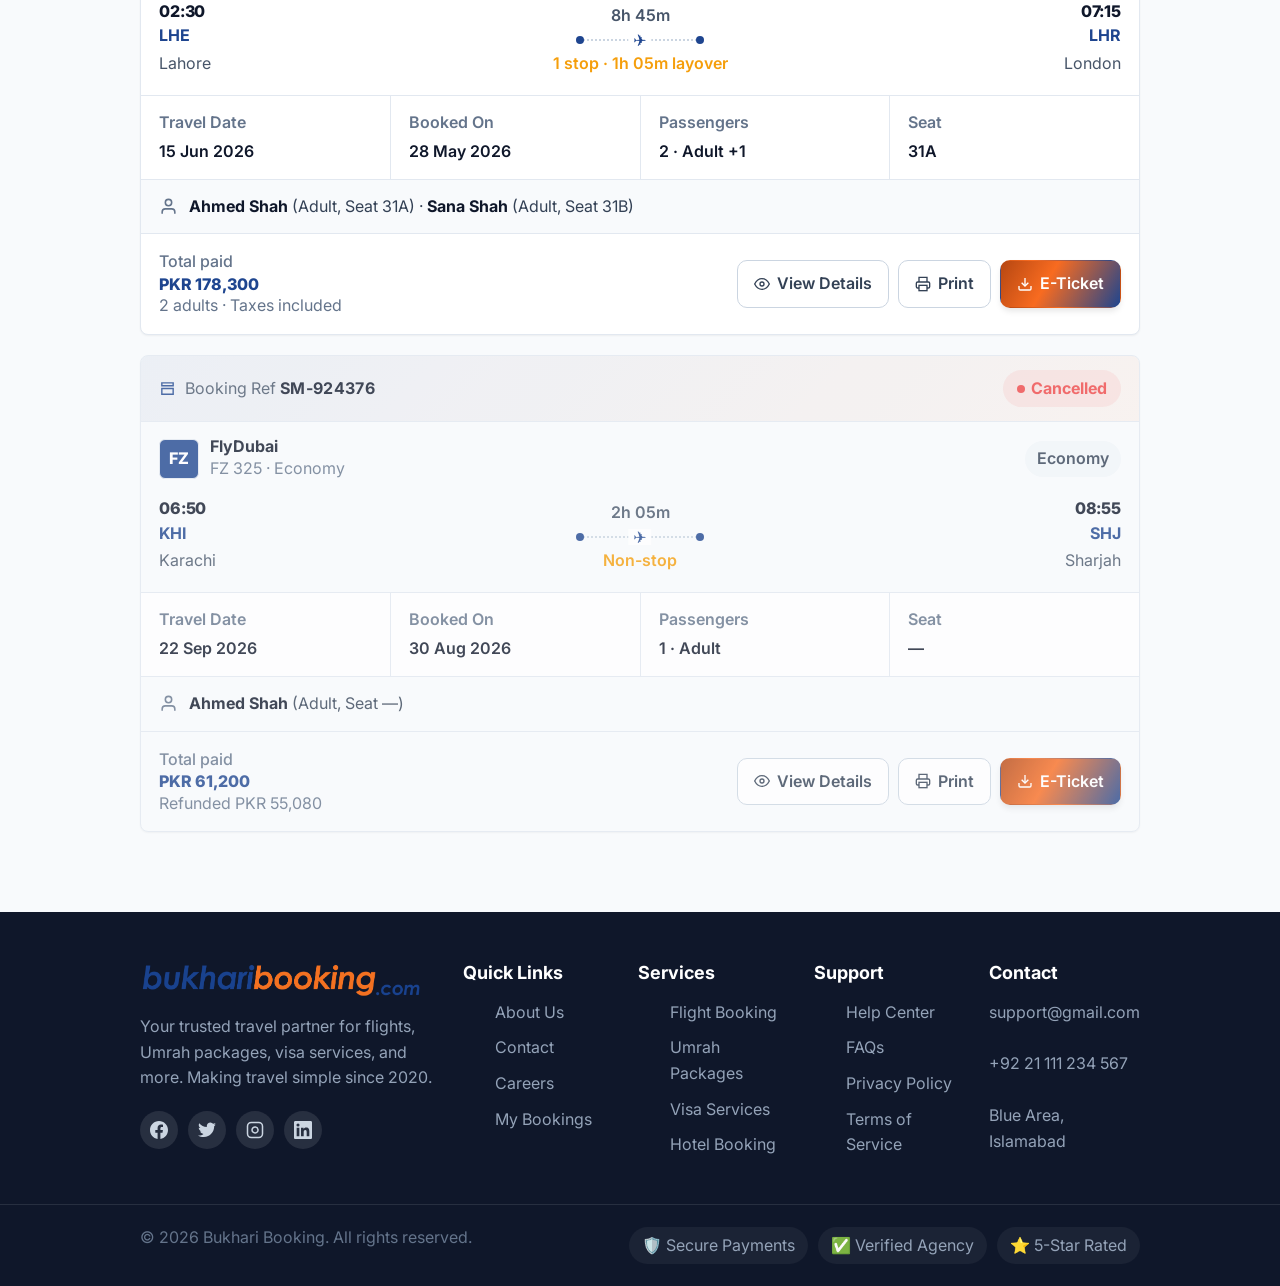
<file: my-bookings.html>
<!doctype html>
<html lang="en">
  <head>
    <meta charset="UTF-8" />
    <meta name="viewport" content="width=device-width, initial-scale=1.0" />
    <link rel="icon" type="image/png" href="/images/favicon.png" />
    <meta
      name="description"
      content="View your upcoming and past flight bookings with Smart Moves e-tickets, itineraries, print and cancellation in one place."
    />
    <link
      href="https://cdn.jsdelivr.net/npm/bootstrap@5.3.3/dist/css/bootstrap.min.css"
      rel="stylesheet"
    />
    <link rel="stylesheet" href="/css/styles.css" />
    <link rel="stylesheet" href="/css/pages.css" />
    <link rel="stylesheet" href="/css/theme.css" />
    <title>My Bookings | Smart Moves</title>
  </head>
  <body id="app">
    <!-- ========================================== NAVIGATION BAR START ========================================== -->
    <div data-site-header></div>
    <!-- ========================================== NAVIGATION BAR END ========================================== -->

    <!-- ========================================== PAGE BANNER ========================================== -->
    <section class="page-banner">
      <div class="page-banner-inner">
        <span class="page-banner-badge">
          <svg
            viewBox="0 0 24 24"
            fill="none"
            stroke="currentColor"
            stroke-width="2"
            class="u-icon-16"
          >
            <path d="M4 4h16v4H4z" />
            <path d="M4 12h16v8H4z" />
            <path d="M8 8h.01M8 16h.01" />
          </svg>
          Ahmed Shah
        </span>
        <h1 class="page-banner-title">My Bookings</h1>
        <p class="page-banner-text">
          Every reservation on your account, with e-tickets, itineraries and
          changes in one place.
        </p>
        <nav class="breadcrumb-nav" aria-label="Breadcrumb">
          <a href="/index.html">Home</a>
          <span class="sep">/</span>
          <span class="current">My Bookings</span>
        </nav>
      </div>
    </section>

    <main class="bookings-shell" id="bookingsApp">
      <!-- ---------- Summary ---------- -->
      <section class="booking-stats">
        <div class="bstat">
          <div class="bstat-icon">
            <svg
              viewBox="0 0 24 24"
              fill="none"
              stroke="currentColor"
              stroke-width="2"
            >
              <rect x="2" y="7" width="20" height="14" rx="2" />
              <path d="M16 21V5a2 2 0 0 0-2-2h-4a2 2 0 0 0-2 2v16" />
            </svg>
          </div>
          <div class="bstat-value" id="statUpcoming">0</div>
          <div class="bstat-label">Upcoming</div>
        </div>

        <div class="bstat">
          <div class="bstat-icon green">
            <svg
              viewBox="0 0 24 24"
              fill="none"
              stroke="currentColor"
              stroke-width="2"
            >
              <path d="M20 6 9 17l-5-5" />
            </svg>
          </div>
          <div class="bstat-value" id="statCompleted">0</div>
          <div class="bstat-label">Completed</div>
        </div>

        <div class="bstat">
          <div class="bstat-icon gray">
            <svg
              viewBox="0 0 24 24"
              fill="none"
              stroke="currentColor"
              stroke-width="2"
            >
              <line x1="18" y1="6" x2="6" y2="18" />
              <line x1="6" y1="6" x2="18" y2="18" />
            </svg>
          </div>
          <div class="bstat-value" id="statCancelled">0</div>
          <div class="bstat-label">Cancelled</div>
        </div>

        <div class="bstat">
          <div class="bstat-icon amber">
            <svg
              viewBox="0 0 24 24"
              fill="none"
              stroke="currentColor"
              stroke-width="2"
            >
              <path d="M4 4h16v4H4z" />
              <path d="M4 12h16v8H4z" />
              <path d="M8 8h.01M8 16h.01" />
            </svg>
          </div>
          <div class="bstat-value" id="statTotal">0</div>
          <div class="bstat-label">Total bookings</div>
        </div>
      </section>

      <!-- ---------- Toolbar ---------- -->
      <section class="booking-toolbar">
        <div class="booking-search">
          <svg
            viewBox="0 0 24 24"
            fill="none"
            stroke="currentColor"
            stroke-width="2"
          >
            <circle cx="11" cy="11" r="8" />
            <line x1="21" y1="21" x2="16.65" y2="16.65" />
          </svg>
          <input
            type="search"
            id="bookingSearch"
            placeholder="Search by reference, airline, flight number or city…"
            aria-label="Search bookings"
          />
        </div>

        <div class="booking-tabs" role="tablist" aria-label="Filter bookings">
          <button
            type="button"
            class="btab active"
            data-filter="all"
            role="tab"
            aria-selected="true"
          >
            All <span class="btab-count">0</span>
          </button>
          <button
            type="button"
            class="btab"
            data-filter="upcoming"
            role="tab"
            aria-selected="false"
          >
            Upcoming <span class="btab-count">0</span>
          </button>
          <button
            type="button"
            class="btab"
            data-filter="completed"
            role="tab"
            aria-selected="false"
          >
            Completed <span class="btab-count">0</span>
          </button>
          <button
            type="button"
            class="btab"
            data-filter="cancelled"
            role="tab"
            aria-selected="false"
          >
            Cancelled <span class="btab-count">0</span>
          </button>
        </div>
      </section>

      <!-- ---------- List ---------- -->
      <section id="bookingList" aria-live="polite"></section>

      <div class="bookings-empty" id="bookingsEmpty">
        <svg
          viewBox="0 0 24 24"
          fill="none"
          stroke="currentColor"
          stroke-width="1.6"
        >
          <path d="M2 7h20v13H2z" />
          <path d="M16 20V5a2 2 0 0 0-2-2h-4a2 2 0 0 0-2 2v15" />
        </svg>
        <h3>Nothing here yet</h3>
        <p></p>
        <a
          href="/search-flight.html"
          class="bc-btn primary u-mt-8"

        >
          Browse Flights
        </a>
      </div>
    </main>

    <!-- Print-only target, revealed by the @media print rules in pages.css -->
    <div id="printArea"></div>

    <!-- ---------- Modal ---------- -->
    <div
      class="bk-modal"
      id="bkModal"
      role="dialog"
      aria-modal="true"
      aria-labelledby="bkModalTitle"
    >
      <div class="bk-modal-box">
        <div class="bk-modal-icon" id="bkModalIcon"></div>
        <h2 class="bk-modal-title" id="bkModalTitle"></h2>
        <p class="bk-modal-text" id="bkModalText"></p>
        <span class="bk-modal-ref" id="bkModalRef"></span>
        <div class="bk-modal-actions" id="bkModalActions"></div>
      </div>
    </div>

    <!-- ========================================== FOOTER START ========================================== -->
    <div data-site-footer></div>
    <!-- ========================================== FOOTER END ========================================== -->

    <button
      class="scroll-top"
      id="backToTop"
      data-action="scrollToTop"
      aria-label="Scroll to top"
    >
      <svg
        viewBox="0 0 24 24"
        fill="none"
        stroke="currentColor"
        stroke-width="2"
      >
        <path d="m18 15-6-6-6 6" />
      </svg>
    </button>

    <script src="/js/bookings-data.js"></script>
    <script src="/js/pages.js"></script>
    <script src="/js/auth-modal.js"></script>
    <script src="js/site-layout.js" defer></script>
    <script src="/js/site-actions.js" defer></script>

  </body>
</html>
</file>
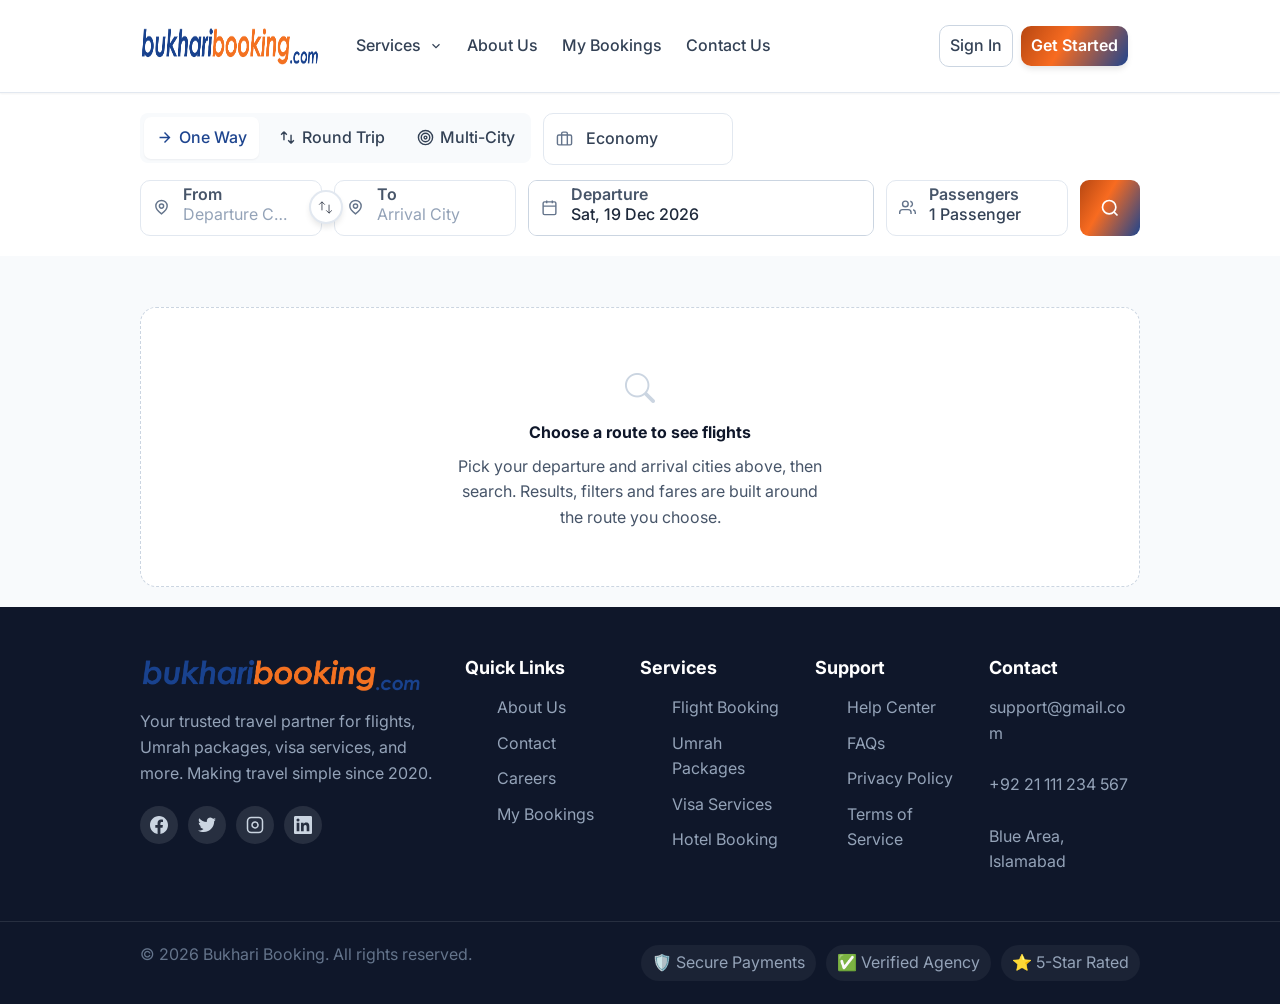
<file: search-flight.html>
<!doctype html>
<html lang="en">
  <head>
    <meta charset="UTF-8" />
    <meta name="viewport" content="width=device-width, initial-scale=1.0" />
    <link rel="icon" type="image/png" href="/images/favicon.png" />
    <meta
      name="description"
      content="Book flights, Umrah packages, and visa services - Your complete travel solution"
    />
    <link
      href="https://cdn.jsdelivr.net/npm/bootstrap@5.3.3/dist/css/bootstrap.min.css"
      rel="stylesheet"
    />
    <link
      href="https://cdn.jsdelivr.net/npm/bootstrap-icons@1.11.3/font/bootstrap-icons.min.css"
      rel="stylesheet"
    />
    <!-- pages.css carries the shared auth-modal styles. It must load before
         search-flight.css so this page's own .form-row grid wins. -->
    <link rel="stylesheet" href="css/pages.css" />
    <link rel="stylesheet" href="css/search-flight.css" />
    <!-- Flight-results styles extend the shared type and color tokens. -->
    <link rel="stylesheet" href="css/flight-results.css" />
    <link rel="stylesheet" href="/css/theme.css" />
    <title>Smart Moves | Your Journey Starts Here</title>
  </head>
  <body id="app">
    <div class="main-page">
      <!-- ========================================== NAVIGATION BAR START ========================================== -->
      <div data-site-header></div>
      <!-- ========================================== NAVIGATION BAR END ========================================== -->

      <!-- ========================================== HERO + SEARCH START  ========================================== -->
      <section class="hero">
        <div class="hero-container">







                <div class="search-panels">
                  <!-- FLIGHTS PANEL -->
                  <div class="search-panel active" id="panel-flights">
                    <form
                      id="flightSearchForm"
                      data-action="handleFlightSearch" data-action-event="submit" data-action-args='["$event"]'
                      novalidate
                    >
                      <div class="alert" id="searchAlert"></div>

                      <!-- Trip Type -->
                      <div class="trip-and-button">
                        <div class="trip-types dd-trip-type-row">
                          <button
                            type="button"
                            class="trip-type-btn dd-trip-type-btn active"
                            data-type="oneway"
                            data-action="setTripType" data-action-args='["oneway", "$element"]'
                          >
                            <svg
                              viewBox="0 0 24 24"
                              fill="none"
                              stroke="currentColor"
                              stroke-width="2"
                              class="u-icon-17"
                            >
                              <path d="M5 12h14m-7-7 7 7-7 7" />
                            </svg>
                            One Way
                          </button>
                          <button
                            type="button"
                            class="trip-type-btn dd-trip-type-btn"
                            data-type="roundtrip"
                            data-action="setTripType" data-action-args='["roundtrip", "$element"]'
                          >
                            <svg
                              viewBox="0 0 24 24"
                              fill="none"
                              stroke="currentColor"
                              stroke-width="2"
                              class="u-icon-17"
                            >
                              <path
                                d="M3 8l4-4m0 0l4 4M7 4v12M21 16l-4 4m0 0l-4-4m4 4V8"
                              />
                            </svg>
                            Round Trip
                          </button>
                          <button
                            type="button"
                            class="trip-type-btn dd-trip-type-btn"
                            data-type="multicity"
                            data-action="setTripType" data-action-args='["multicity", "$element"]'
                          >
                            <svg
                              viewBox="0 0 24 24"
                              fill="none"
                              stroke="currentColor"
                              stroke-width="2"
                              class="u-icon-17"
                            >
                              <circle cx="12" cy="12" r="10" />
                              <circle cx="12" cy="12" r="6" />
                              <circle cx="12" cy="12" r="2" />
                            </svg>
                            Multi-City
                          </button>
                        </div>
                        <div class="trip-class-wrap">
                          <!-- Economy button start -->
                          <div class="form-col-economy">
                            <div
                              class="field-box"
                              id="cabinTrigger"
                              data-action="toggleCabinMenu" data-action-args='[]'
                            >
                              <span class="field-box-icon">
                                <svg
                                  class="input-icon u-icon-17"
                                  viewBox="0 0 24 24"
                                  fill="none"
                                  stroke="currentColor"
                                  stroke-width="2"

                                >
                                  <rect
                                    x="2"
                                    y="7"
                                    width="20"
                                    height="14"
                                    rx="2"
                                  />
                                  <path
                                    d="M16 21V5a2 2 0 0 0-2-2h-4a2 2 0 0 0-2 2v16"
                                  />
                                </svg>
                              </span>
                              <div class="field-box-content">
                                <input
                                  class="field-box-input"
                                  id="cabinInput"
                                  type="text"
                                  readonly
                                  placeholder="Economy"
                                  value="Economy"
                                />
                              </div>

                              <div
                                class="dd-panel cabin-select-menu"
                                id="cabinMenu"
                              >
                                <div class="dd-panel-header">
                                  <span>Select Class</span>
                                  <button
                                    type="button"
                                    class="dd-panel-close"
                                    data-action="toggleCabinMenu" data-action-args='[]'
                                  >
                                    ✕
                                  </button>
                                </div>
                                <div
                                  class="dd-opt dd-cabin-opt"
                                  data-value="Economy"
                                  data-action="setCabin" data-action-args='["Economy"]'
                                >
                                  Economy
                                </div>
                                <div
                                  class="dd-opt dd-cabin-opt"
                                  data-value="Business"
                                  data-action="setCabin" data-action-args='["Business"]'
                                >
                                  Business
                                </div>
                                <div
                                  class="dd-opt dd-cabin-opt"
                                  data-value="First"
                                  data-action="setCabin" data-action-args='["First"]'
                                >
                                  First Class
                                </div>
                              </div>
                            </div>
                          </div>
                          <!-- Economy button start -->
                        </div>
                      </div>

                      <!-- =============================== Flight Grid Row Start ================================= -->

                      <!-- Route Row -->
                      <div class="form-row" id="routeRow">
                        <!-- ========================================================= 1. FROM ========================================================== -->
                        <div class="form-col from-col">
                          <div
                            class="field-box"
                            id="fromTrigger"
                            data-action="openAirportPanel" data-action-args='["from"]'
                          >
                            <span class="field-box-icon">
                              <svg
                                class="input-icon u-icon-17"
                                viewBox="0 0 24 24"
                                fill="none"
                                stroke="currentColor"
                                stroke-width="2"

                              >
                                <circle cx="12" cy="10" r="3" />
                                <path
                                  d="M12 2a8 8 0 0 0-8 8c0 5.4 8 11 8 11s8-5.6 8-11a8 8 0 0 0-8-8z"
                                />
                              </svg>
                            </span>

                            <div class="field-box-content">
                              <span class="field-box-label"> From </span>

                              <input
                                class="field-box-input"
                                id="fromInput"
                                type="text"
                                placeholder="Departure City"
                                readonly
                                data-action="openAirportPanel" data-action-args='["from"]'
                              />
                            </div>
                          </div>

                          <button
                            type="button"
                            class="swap-button"
                            data-action="swapCities" data-action-args='[]'
                          >
                            <svg
                              viewBox="0 0 24 24"
                              fill="none"
                              stroke="currentColor"
                              stroke-width="1"
                              class="u-icon-17"
                            >
                              <path
                                d="M7 16V4m0 0L3 8m4-4l4 4M17 8v12m0 0l4-4m-4 4l-4-4"
                              />
                            </svg>
                          </button>

                          <div class="dd-panel airport-panel" id="fromPanel">
                            <div class="dd-panel-header">
                              <span>Select Departure</span>
                              <button
                                type="button"
                                class="dd-panel-close"
                                data-action="closeAirportPanel" data-action-args='["from"]'
                              >
                                ✕
                              </button>
                            </div>

                            <input
                              type="text"
                              id="fromQuery"
                              placeholder="Search airport or city..."
                              data-action="searchAirport" data-action-event="input" data-action-args='["from"]'
                              class="airport-search-input"
                            />

                            <!-- JS CAN INSERT AIRPORT RESULTS HERE -->
                            <div id="fromResults" class="airport-results"></div>
                          </div>
                        </div>

                        <!-- =========================================================2. TO========================================================== -->
                        <div class="form-col to-col">
                          <div
                            class="field-box"
                            id="toTrigger"
                            data-action="openAirportPanel" data-action-args='["to"]'
                          >
                            <span class="field-box-icon">
                              <svg
                                class="input-icon u-icon-17"
                                viewBox="0 0 24 24"
                                fill="none"
                                stroke="currentColor"
                                stroke-width="2"

                              >
                                <circle cx="12" cy="10" r="3" />
                                <path
                                  d="M12 2a8 8 0 0 0-8 8c0 5.4 8 11 8 11s8-5.6 8-11a8 8 0 0 0-8-8z"
                                />
                              </svg>
                            </span>

                            <div class="field-box-content">
                              <span class="field-box-label"> To </span>

                              <input
                                class="field-box-input"
                                id="toInput"
                                type="text"
                                placeholder="Arrival City"
                                readonly
                                data-action="openAirportPanel" data-action-args='["to"]'
                              />
                            </div>
                          </div>

                          <!-- ===================================================== TO AIRPORT PANEL  ====================================================== -->
                          <div class="dd-panel airport-panel" id="toPanel">
                            <div class="dd-panel-header">
                              <span>Select Arrival</span>
                              <button
                                type="button"
                                class="dd-panel-close"
                                data-action="closeAirportPanel" data-action-args='["to"]'
                              >
                                ✕
                              </button>
                            </div>

                            <input
                              type="text"
                              id="toQuery"
                              placeholder="Search airport or city..."
                              data-action="searchAirport" data-action-event="input" data-action-args='["to"]'
                              class="airport-search-input"
                            />

                            <!-- JS CAN INSERT AIRPORT RESULTS HERE -->
                            <div id="toResults" class="airport-results"></div>
                          </div>
                        </div>

                        <!-- ========================================================= 3. DEPARTURE + RETURN DATE (side by side in one box) ========================================================== -->
                        <div class="form-col date-col">
                          <div class="date-row">
                            <!-- Departure Date -->
                            <div
                              class="field-box date-half"
                              id="depTrigger"
                              data-action="openDatePicker" data-action-args='["dep"]'
                            >
                              <span class="field-box-icon"
                                ><svg
                                  class="input-icon u-icon-17"
                                  viewBox="0 0 24 24"
                                  fill="none"
                                  stroke="currentColor"
                                  stroke-width="2"

                                >
                                  <rect
                                    x="3"
                                    y="4"
                                    width="18"
                                    height="18"
                                    rx="2"
                                  />
                                  <line x1="16" y1="2" x2="16" y2="6" />
                                  <line x1="8" y1="2" x2="8" y2="6" />
                                  <line x1="3" y1="10" x2="21" y2="10" />
                                </svg>
                              </span>
                              <div class="field-box-content">
                                <span class="field-box-label">Departure</span>
                                <input
                                  class="field-box-input"
                                  id="depDate"
                                  type="date"
                                  placeholder="Departure Date"
                                />
                              </div>
                            </div>

                            <!-- Return Date (shown only for round trip) -->
                            <div
                              class="field-box date-half u-hidden"
                              id="returnCol"

                              data-action="openDatePicker" data-action-args='["ret"]'
                            >
                              <span class="field-box-icon">
                                <svg
                                  class="input-icon u-icon-17"
                                  viewBox="0 0 24 24"
                                  fill="none"
                                  stroke="currentColor"
                                  stroke-width="2"

                                >
                                  <rect
                                    x="3"
                                    y="4"
                                    width="18"
                                    height="18"
                                    rx="2"
                                  />
                                  <line x1="16" y1="2" x2="16" y2="6" />
                                  <line x1="8" y1="2" x2="8" y2="6" />
                                  <line x1="3" y1="10" x2="21" y2="10" />
                                </svg>
                              </span>
                              <div class="field-box-content">
                                <span class="field-box-label">Return</span>
                                <input
                                  class="field-box-input"
                                  id="retDate"
                                  type="date"
                                  placeholder="Return Date"
                                />
                              </div>
                            </div>
                          </div>
                        </div>

                        <!-- ========================================================= 4. PASSENGERS ========================================================== -->
                        <div class="form-col pax-col">
                          <div
                            class="field-box"
                            id="paxTrigger"
                            data-action="togglePassengerPanel" data-action-args='["$event"]'
                          >
                            <span class="field-box-icon">
                              <svg
                                class="input-icon u-icon-17"
                                viewBox="0 0 24 24"
                                fill="none"
                                stroke="currentColor"
                                stroke-width="2"

                              >
                                <path
                                  d="M17 21v-2a4 4 0 0 0-4-4H5a4 4 0 0 0-4 4v2"
                                />
                                <circle cx="9" cy="7" r="4" />
                                <path
                                  d="M23 21v-2a4 4 0 0 0-3-3.87M16 3.13a4 4 0 0 1 0 7.75"
                                />
                              </svg>
                            </span>

                            <div class="field-box-content">
                              <span class="field-box-label"> Passengers </span>

                              <!-- ORIGINAL HARD-CODED VALUE PRESERVED -->
                              <input
                                class="field-box-input"
                                id="paxInput"
                                type="text"
                                readonly
                                placeholder="1 Passenger"
                                value="1 Passenger"
                              />
                            </div>

                            <!-- ================================================= PASSENGER DROPDOWN Original values preserved  ================================================== -->
                            <div class="dd-panel pax-panel" id="paxPanel">
                              <div class="dd-panel-header">
                                <span>Passengers</span>
                                <button
                                  type="button"
                                  class="dd-panel-close"
                                  data-action="closePassengerPanel" data-action-args='[]'
                                >
                                  ✕
                                </button>
                              </div>
                              <!-- ADULTS -->
                              <div class="dd-opt dd-pax-row passenger-row">
                                <div class="passenger-info">
                                  <div class="name">Adults</div>

                                  <div class="desc">12+ years</div>
                                </div>

                                <div class="pax-btns">
                                  <button
                                    type="button"
                                    data-action="changePax" data-action-args='["adults", -1]'
                                  >
                                    −
                                  </button>

                                  <span class="count" id="countAdults">
                                    1
                                  </span>

                                  <button
                                    type="button"
                                    data-action="changePax" data-action-args='["adults", 1]'
                                  >
                                    +
                                  </button>
                                </div>
                              </div>

                              <!-- CHILDREN -->
                              <div class="dd-opt dd-pax-row passenger-row">
                                <div class="passenger-info">
                                  <div class="name">Children</div>

                                  <div class="desc">2-11 yrs</div>
                                </div>

                                <div class="pax-btns">
                                  <button
                                    type="button"
                                    data-action="changePax" data-action-args='["children", -1]'
                                  >
                                    −
                                  </button>

                                  <span class="count" id="countChildren">
                                    0
                                  </span>

                                  <button
                                    type="button"
                                    data-action="changePax" data-action-args='["children", 1]'
                                  >
                                    +
                                  </button>
                                </div>
                              </div>

                              <!-- INFANTS -->
                              <div class="dd-opt dd-pax-row passenger-row">
                                <div class="passenger-info">
                                  <div class="name">Infants</div>

                                  <div class="desc">Under 2</div>
                                </div>

                                <div class="pax-btns">
                                  <button
                                    type="button"
                                    data-action="changePax" data-action-args='["infants", -1]'
                                  >
                                    −
                                  </button>

                                  <span class="count" id="countInfants">
                                    0
                                  </span>

                                  <button
                                    type="button"
                                    data-action="changePax" data-action-args='["infants", 1]'
                                  >
                                    +
                                  </button>
                                </div>
                              </div>
                            </div>
                          </div>
                        </div>

                        <!-- =========================================================5. SEARCH BUTTON ========================================================== -->
                        <button type="submit" class="search-submit">
                          <svg
                            viewBox="0 0 24 24"
                            fill="none"
                            stroke="currentColor"
                            stroke-width="2"
                          >
                            <circle cx="11" cy="11" r="8" />

                            <path d="m21 21-4.35-4.35" />
                          </svg>
                        </button>
                      </div>

                      <!-- =============================== Flight Grid Row End ================================= -->

                      <div class="multi-city-panel" id="multiCityPanel">
                        <div class="multi-city-heading">
                          <span>Additional Flights</span>
                          <div class="multi-city-heading-actions">
                            <small id="multiCityCount">2 / 6 flights</small>
                            <button
                              type="button"
                              class="add-flight-btn"
                              data-action="addMultiCityLeg" data-action-args='[]'
                            >
                              + Add flight
                            </button>
                          </div>
                        </div>
                        <div class="multi-city-leg" data-leg-id="2">
                          <div class="multi-city-leg-heading">
                            <strong>FLIGHT 2</strong>
                            <button
                              type="button"
                              class="remove-flight-btn"
                              data-action="removeMultiCityLeg" data-action-args='["$element"]'
                              aria-label="Remove flight 2"
                            >
                              Remove
                            </button>
                          </div>
                          <div class="multi-city-fields">
                            <label class="multi-city-airport">
                              <span>From</span>
                              <div
                                class="input-wrapper"
                                data-action="openAirportPanel" data-action-args='["multiCity2From"]'
                              >
                                <svg
                                  class="input-icon u-icon-17"
                                  viewBox="0 0 24 24"
                                  fill="none"
                                  stroke="currentColor"
                                  stroke-width="2"

                                >
                                  <circle cx="12" cy="10" r="3" />
                                  <path
                                    d="M12 2a8 8 0 0 0-8 8c0 5.4 8 11 8 11s8-5.6 8-11a8 8 0 0 0-8-8z"
                                  />
                                </svg>
                                <input
                                  id="multiCity2FromInput"
                                  type="text"
                                  placeholder="Departure city or airport"
                                  readonly
                                />
                              </div>
                              <div
                                class="dropdown-panel"
                                id="multiCity2FromPanel"
                              >
                                <div class="panel-header">
                                  <span>Select From</span>
                                  <button
                                    type="button"
                                    class="close-btn"
                                    aria-label="Close airport list"
                                    data-action="closeAirportPanel" data-action-args='["multiCity2From"]'
                                  >
                                    ×
                                  </button>
                                </div>
                                <input
                                  id="multiCity2FromQuery"
                                  class="search-input"
                                  type="text"
                                  placeholder="Search airports..."
                                  data-action="searchAirport" data-action-event="input" data-action-args='["multiCity2From"]'
                                />
                                <div
                                  id="multiCity2FromResults"
                                  class="results-list"
                                ></div>
                              </div>
                            </label>
                            <label class="multi-city-airport">
                              <span>To</span>
                              <div
                                class="input-wrapper"
                                data-action="openAirportPanel" data-action-args='["multiCity2To"]'
                              >
                                <svg
                                  class="input-icon u-icon-17"
                                  viewBox="0 0 24 24"
                                  fill="none"
                                  stroke="currentColor"
                                  stroke-width="2"

                                >
                                  <circle cx="12" cy="10" r="3" />
                                  <path
                                    d="M12 2a8 8 0 0 0-8 8c0 5.4 8 11 8 11s8-5.6 8-11a8 8 0 0 0-8-8z"
                                  />
                                </svg>
                                <input
                                  id="multiCity2ToInput"
                                  type="text"
                                  placeholder="Arrival city or airport"
                                  readonly
                                />
                              </div>
                              <div
                                class="dropdown-panel"
                                id="multiCity2ToPanel"
                              >
                                <div class="panel-header">
                                  <span>Select To</span>
                                  <button
                                    type="button"
                                    class="close-btn"
                                    aria-label="Close airport list"
                                    data-action="closeAirportPanel" data-action-args='["multiCity2To"]'
                                  >
                                    ×
                                  </button>
                                </div>
                                <input
                                  id="multiCity2ToQuery"
                                  class="search-input"
                                  type="text"
                                  placeholder="Search airports..."
                                  data-action="searchAirport" data-action-event="input" data-action-args='["multiCity2To"]'
                                />
                                <div
                                  id="multiCity2ToResults"
                                  class="results-list"
                                ></div>
                              </div>
                            </label>
                            <label
                              ><span>Date</span
                              ><input type="date" id="multiCity2Date"
                            /></label>
                          </div>
                        </div>
                        <div id="additionalFlightLegs"></div>
                      </div>

                      <div class="search-result" id="searchResult">
                        <h4 id="resultTitle">Search Result</h4>
                        <div class="summary" id="resultSummary"></div>
                        <p id="resultText"></p>
                      </div>
                    </form>
                  </div>
                </div>
          </div>

      </section>
      <!-- ========================================== HERO + SEARCH END  ========================================== -->

      <!-- ========================================== FILTER + PRODUCT CARD START ========================================== -->
      <div class="fr-page" id="frResults">

        <!-- <p class="fr-notice">
          <i class="bi bi-info-circle"></i>
          <span
            >Illustrative schedules, fares and package rules. Not live
            availability or verified company offerings.</span
          >
        </p> -->

        <div class="fr-await" id="frAwait">
          <i class="bi bi-search"></i>
          <b>Choose a route to see flights</b>
          <span>
            Pick your departure and arrival cities above, then search. Results,
            filters and fares are built around the route you choose.
          </span>
        </div>

        <div class="fr-layout">

          <div class="fr-datestrip d-none d-lg-block" id="frDateStrip"></div>

          <div
            class="fr-filters-wide fr-filter-panel fr-filter-panel-wide d-none d-lg-block"
            id="frFilters"
          ></div>

          <aside
            class="offcanvas-lg offcanvas-start d-lg-none"
            tabindex="-1"
            id="frFiltersPanel"
            aria-label="Filters"
          >
            <div class="offcanvas-header">
              <h5 class="offcanvas-title">Filters</h5>
              <button
                type="button"
                class="btn-close"
                data-bs-dismiss="offcanvas"
                data-bs-target="#frFiltersPanel"
                aria-label="Close"
              ></button>
            </div>
            <div class="offcanvas-body">
              <div class="fr-filter-panel" id="frFiltersMobile"></div>
            </div>
          </aside>

          <!-- Results -->
          <main>
            <header class="fr-header">
              <div class="fr-header-left">
                <span class="fr-header-date" id="frDate">—</span>
                <h1 class="fr-header-title" id="frTitle">—</h1>
                <p class="fr-header-sub" id="frSub">—</p>
              </div>
              <div class="fr-header-right">
                <b class="fr-header-count" id="frCount">0 itineraries</b>
                <span class="fr-header-currency">All prices in PKR</span>
              </div>
            </header>

            <div class="fr-mobile-chips d-lg-none" id="frMobileChips"></div>

            <button
              type="button"
              class="btn btn-primary w-100 d-lg-none mb-3"
              data-bs-toggle="offcanvas"
              data-bs-target="#frFiltersPanel"
            >
              <i class="bi bi-sliders"></i> Filters<span
                id="frFilterCount"
              ></span>
            </button>

            <div class="fr-toolbar d-lg-none">
              <div class="fr-sort-tabs" id="frSortTabs">
                <button
                  type="button"
                  class="fr-sort-tab"
                  data-sort="recommended"
                >
                  Recommended
                </button>
                <button type="button" class="fr-sort-tab" data-sort="price">
                  Lowest price
                </button>
                <button type="button" class="fr-sort-tab" data-sort="duration">
                  Shortest
                </button>
              </div>
            </div>

            <div class="fr-toolbar-note">
              <span id="frSortNote"></span>
              <span class="fr-sort-count" id="frSortCount"></span>
            </div>

            <div id="frList"></div>
            <div id="frMoreWrap"></div>
          </main>

          <!-- Right rail: banner support card and share control. Desktop only. -->
          <aside class="fr-rail d-none d-lg-block" aria-label="Support and offers">
            <section class="fr-rail-card fr-rail-banner-card">
              <div
                id="frSupportBannerCarousel"
                class="carousel slide fr-promo-banner"
                data-bs-ride="carousel"
                data-bs-interval="5000"
                aria-label="Support and promotional banners"
              >
                <div class="carousel-indicators">
                  <button
                    type="button"
                    data-bs-target="#frSupportBannerCarousel"
                    data-bs-slide-to="0"
                    class="active"
                    aria-current="true"
                    aria-label="Show first banner"
                  ></button>
                  <button
                    type="button"
                    data-bs-target="#frSupportBannerCarousel"
                    data-bs-slide-to="1"
                    aria-label="Show second banner"
                  ></button>
                </div>
                <div class="carousel-inner">
                  <div class="carousel-item active">
                    <img
                      src="images/banner_img1.jpg"
                      alt="Get in shape today - fitness promotion"
                    />
                  </div>
                  <div class="carousel-item">
                    <img
                      src="images/banner_img2.jpg"
                      alt="Shop now - fashion promotion"
                    />
                  </div>
                </div>
                <button
                  class="carousel-control-prev"
                  type="button"
                  data-bs-target="#frSupportBannerCarousel"
                  data-bs-slide="prev"
                  aria-label="Previous banner"
                >
                  <span class="carousel-control-prev-icon" aria-hidden="true"></span>
                </button>
                <button
                  class="carousel-control-next"
                  type="button"
                  data-bs-target="#frSupportBannerCarousel"
                  data-bs-slide="next"
                  aria-label="Next banner"
                >
                  <span class="carousel-control-next-icon" aria-hidden="true"></span>
                </button>
              </div>
            </section>

            <button type="button" class="fr-share-btn" id="frShareBtn">
              <i class="bi bi-share"></i>
              <span class="fr-share-label">Share Search Results</span>
            </button>
          </aside>
        </div>
      </div>
      <!-- ========================================== FILTER + PRODUCT CARD END ========================================== -->

      <!-- ========================================== FOOTER START ========================================== -->
      <div data-site-footer></div>
      <!-- ========================================== FOOTER END ========================================== -->
      <button
        class="scroll-top"
        id="backToTop"
        data-action="scrollToTop"
        aria-label="Scroll to top"
      >



           <svg
          viewBox="0 0 24 24"
          fill="none"
          stroke="currentColor"
          stroke-width="2"
        >
          <path d="m18 15-6-6-6 6" />
        </svg>
      </button>
    </div>

    <div class="dd-panel date-panel" id="datePickerPanel">
      <div class="dd-panel-header">
        <span id="datePickerTitle">Select date</span>
        <button
          type="button"
          class="dd-panel-close"
          data-action="closeDatePicker" data-action-args='[]'
          aria-label="Close date picker"
        >
          ✕
        </button>
      </div>
      <div class="date-nav">
        <button
          type="button"
          class="date-nav-btn"
          data-action="shiftCalendarMonth" data-action-args='[-1]'
          aria-label="Previous month"
        >
          ‹
        </button>
        <span class="date-nav-label" id="datePickerMonth"></span>
        <button
          type="button"
          class="date-nav-btn"
          data-action="shiftCalendarMonth" data-action-args='[1]'
          aria-label="Next month"
        >
          ›
        </button>
      </div>
      <div class="date-weekdays" aria-hidden="true">
        <span>Mo</span><span>Tu</span><span>We</span><span>Th</span
        ><span>Fr</span><span>Sa</span><span>Su</span>
      </div>
      <div class="date-grid" id="datePickerGrid"></div>
      <div class="date-panel-foot">
        <button type="button" class="date-clear" data-action="clearCalendarDate" data-action-args='[]'>
          Clear
        </button>
        <button type="button" class="date-today" data-action="goToToday" data-action-args='[]'>
          Today
        </button>
      </div>
    </div>

    <script src="https://cdn.jsdelivr.net/npm/bootstrap@5.3.3/dist/js/bootstrap.bundle.min.js"></script>
    <script src="js/flight-data.js"></script>
    <script src="js/flight-results-view.js"></script>
    <script src="js/flight-results.js"></script>
    <script src="js/main.js"></script>
    <script src="js/auth-modal.js"></script>
    <script src="js/site-layout.js" defer></script>
    <script src="/js/site-actions.js" defer></script>

  </body>
</html>
</file>
<file: css/styles.css>
* {
  margin: 0;
  padding: 0;
  box-sizing: border-box;
}

body {
  font-family: var(--font-family-base);
  background: var(--gray-50);
  color: var(--gray-900);
  line-height: 1.6;
  overflow-x: hidden;
  font-size: 16px;
}

.main-page {
  width: 100%;
  min-height: 100vh;
}

.container-custom {
  max-width: 1920px;
  margin: 0 auto;
  padding: 0 var(--container-padding);
}

/* ========================================== NAVIGATION BAR START ========================================== */
.navbar {
  position: sticky;
  top: 0;
  z-index: 1000;
  background: var(--color-rgba-255-255-255-0-95);
  backdrop-filter: blur(12px);
  border-bottom: 1px solid var(--gray-200);
  box-shadow: var(--shadow-sm);
}

.navbar-container {
  max-width: none;
  margin: 0 auto;
  padding: 12px var(--container-padding);
  display: flex;
  align-items: center;
  justify-content: space-between;
  gap: 20px;
  width: 100%;
  height: 60px;
}

.airport-opt {
  padding: 8px 12px;
  cursor: pointer;
  border-radius: 6px;
  transition: background 0.15s;
}

.airport-opt:hover {
  background: var(--gray-100);
}

.navbar-brand img {
  height: 36px;
  width: auto;
}

.navbar-brand .brand-logo-image {
  display: block;
  width: min(42vw, 250px);
  height: auto;
  max-height: 38px;
  object-fit: contain;
}

.navbar-menu {
  display: none;
  align-items: center;
  gap: 8px;
  flex: 1;
}

.navbar-menu-actions {
  display: flex;
  align-items: center;
  gap: 12px;
  margin-left: auto;
}

.nav-item {
  display: flex;
  align-items: center;
  gap: 8px;
  padding: 10px 14px;
  border-radius: var(--radius-md);
  font-size: 15px;
  font-weight: 500;
  color: var(--gray-700);
  text-decoration: none;
  transition: all 0.2s;
}

.nav-item svg {
  width: 18px;
  height: 18px;
}

.nav-item:hover {
  background: var(--gray-100);
  color: var(--primary-blue);
}

.nav-dropdown {
  position: relative;
}

.nav-dropdown-trigger {
  cursor: pointer;
  list-style: none;
}

.nav-dropdown-trigger::-webkit-details-marker {
  display: none;
}

.nav-dropdown-trigger svg {
  width: 14px;
  height: 14px;
  transition: transform 0.2s;
}

.nav-dropdown[open] .nav-dropdown-trigger svg {
  transform: rotate(180deg);
}

.nav-dropdown-menu {
  position: absolute;
  top: 100%;
  left: 0;
  z-index: 1001;
  display: none;
  min-width: 210px;
  padding: 8px;
  background: var(--white);
  border: 1px solid var(--gray-200);
  border-radius: var(--radius-md);
  box-shadow: var(--shadow-md);
}

.nav-dropdown[open] .nav-dropdown-menu {
  display: flex;
  flex-direction: column;
}

.nav-dropdown-menu .nav-dropdown-link {
  white-space: nowrap;
}

.navbar-actions {
  display: flex;
  align-items: center;
  gap: 12px;
}

.nav-btn-outline {
  display: none;
  padding: 8px 20px;
  border: 1.5px solid var(--gray-300);
  background: transparent;
  border-radius: var(--radius-md);
  font-family: var(--font-family-base);
  font-size: 15px;
  font-weight: 500;
  color: var(--gray-700);
  cursor: pointer;
  transition: all 0.2s;
  text-decoration: none;
}

.nav-btn-outline:hover {
  border-color: var(--primary-blue);
  color: var(--primary-blue);
  background: rgb(var(--brand-blue-rgb) / 0.05);
  transform: translateY(-2px);
  box-shadow: var(--shadow-lg);
}

.nav-btn-primary {
  padding: 8px 20px;
  border: none;
  background: var(--brand-gradient);
  border-radius: var(--radius-md);
  font-family: var(--font-family-base);
  font-size: 15px;
  font-weight: 600;
  color: var(--white);
  cursor: pointer;
  box-shadow: var(--shadow-md);
  transition: all 0.2s;
  text-decoration: none;
}

.nav-btn-primary:hover {
  transform: translateY(-2px);
  box-shadow: var(--shadow-lg);
}

.mobile-toggle {
  display: flex;
  flex-direction: column;
  gap: 4px;
  background: transparent;
  border: none;
  cursor: pointer;
  padding: 8px;
}

.mobile-toggle span {
  width: 22px;
  height: 2.5px;
  background: var(--gray-700);
  border-radius: 2px;
  transition: all 0.3s;
}

@media (max-width: 1199.98px) {
  .navbar-menu.open {
    position: absolute;
    top: 100%;
    right: 0;
    left: 0;
    display: flex;
    flex-direction: column;
    align-items: stretch;
    gap: 4px;
    padding: 12px var(--container-padding);
    background: var(--white);
    border-bottom: 1px solid var(--gray-200);
    box-shadow: var(--shadow-md);
  }

  .navbar-menu .nav-item {
    width: 100%;
  }

  .navbar-menu .nav-dropdown {
    width: 100%;
  }

  .navbar-menu .nav-dropdown-menu {
    position: static;
    min-width: 0;
    padding: 0 0 0 16px;
    border: 0;
    border-radius: 0;
    box-shadow: none;
  }

  .navbar-menu .nav-dropdown-menu .nav-dropdown-link {
    white-space: normal;
  }

  .navbar-menu.open .navbar-menu-actions {
    display: grid;
    grid-template-columns: repeat(2, minmax(0, 1fr));
    gap: 8px;
    margin-top: 8px;
    margin-left: 0;
  }

  .navbar-menu.open .navbar-menu-actions .nav-btn-outline,
  .navbar-menu.open .navbar-menu-actions .nav-btn-primary {
    display: inline-flex;
    align-items: center;
    justify-content: center;
    width: 100%;
  }

  .nav-btn-primary {
    display: none;
  }
}
/* ========================================== NAVIGATION BAR END ========================================== */

/* ========================================== HERO BANNER START ========================================== */

.hero-banner {
  position: relative;
  background: var(--brand-gradient);
  padding: 40px var(--container-padding) 60px;
  overflow: visible;
}

.hero-shape {
  position: absolute;
  top: 0;
  left: 0;
  right: 0;
  bottom: 0;
  background: url("/images/hero.jpg");
  background-size: cover;
  opacity: 0.3;
}

.hero-grid {
  max-width: 1920px;
  margin: 0 auto;
  display: grid;
  grid-template-columns: 1fr;
  gap: 30px;
  align-items: center;
  position: relative;
  z-index: 3;
}

.hero-content-side {
  color: var(--white);
  text-align: center;
}

.hero-badge {
  display: inline-flex;
  align-items: center;
  gap: 8px;
  padding: 7px 16px;
  background: var(--color-rgba-255-255-255-0-2);
  backdrop-filter: blur(10px);
  border: 1px solid var(--color-rgba-255-255-255-0-3);
  border-radius: 50px;
  font-size: 14px;
  font-weight: 500;
  margin-bottom: 16px;
}

.hero-title {
  font-size: 22px;
  font-weight: 800;
  line-height: 1.1;
  margin-bottom: 14px;
  text-shadow: 0 2px 10px var(--color-rgba-0-0-0-0-1);
}

.hero-subtitle {
  font-size: 16px;
  line-height: 1.6;
  opacity: 0.95;
  margin-bottom: 20px;
  max-width: 600px;
  margin-left: auto;
  margin-right: auto;
}

.hero-features {
  display: flex;
  flex-wrap: wrap;
  gap: 10px;
  justify-content: center;
  margin-bottom: 30px;
}

.feature-pill {
  display: flex;
  align-items: center;
  gap: 6px;
  padding: 9px 16px;
  background: var(--color-rgba-255-255-255-0-15);
  backdrop-filter: blur(10px);
  border: 1px solid var(--color-rgba-255-255-255-0-25);
  border-radius: 50px;
  font-size: 14px;
  font-weight: 500;
}

.feature-pill svg {
  width: 14px;
  height: 14px;
}

.hero-search-side {
  position: relative;
  max-width: 100%;
}

.search-card {
  background: var(--white);
  border-radius: var(--radius-lg);
  box-shadow: var(--shadow-2xl);
  padding: 20px;
  max-width: 100%;
  margin: 0 auto;
}

.search-tabs-horizontal {
  display: grid;
  grid-template-columns: repeat(3, minmax(0, 1fr));
  gap: 4px;
  margin-bottom: 20px;
  padding: 4px;
  background: var(--gray-100);
  border-radius: var(--radius-md);
  overflow-x: auto;
  -webkit-overflow-scrolling: touch;
  scrollbar-width: none;
}

.search-tabs-horizontal::-webkit-scrollbar {
  display: none;
}

.tab-btn {
  width: 100%;
  min-width: 0;
  display: flex;
  align-items: center;
  justify-content: center;
  gap: 6px;
  padding: 11px 6px;
  border: none;
  background: transparent;
  border-radius: var(--radius-sm);
  font-size: 14px;
  font-weight: 600;
  color: var(--gray-600);
  cursor: pointer;
  transition: all 0.2s;
  white-space: nowrap;
}

.tab-btn svg {
  width: 16px;
  height: 16px;
}

.tab-btn.active {
  background: var(--white);
  color: var(--primary-blue);
  box-shadow: var(--shadow-sm);
}

.search-content {
  position: relative;
}

.tab-panel {
  display: none;
}

.tab-panel.active {
  display: block;
}

.alert {
  display: none;
  padding: 13px 16px;
  border-radius: var(--radius-md);
  margin-bottom: 16px;
  font-size: 14px;
}

.alert.show {
  display: block;
}

.alert.error {
  background: var(--danger-light);
  color: var(--danger);
  border: 1px solid var(--color-hex-fcc);
}

.alert.success {
  background: var(--success-light);
  color: var(--success);
  border: 1px solid var(--color-hex-cec);
}

.trip-selector {
  display: grid;
  grid-template-columns: 1fr;
  gap: 10px;
  margin-bottom: 20px;
}

.radio-card {
  position: relative;
  cursor: pointer;
}

.radio-card input {
  position: absolute;
  opacity: 0;
}

.radio-content {
  display: flex;
  flex-direction: row;
  align-items: center;
  justify-content: center;
  gap: 8px;
  padding: 13px;
  border: 2px solid var(--gray-200);
  border-radius: var(--radius-md);
  font-size: 14px;
  font-weight: 600;
  color: var(--gray-600);
  transition: all 0.2s;
}

.radio-content svg {
  width: 18px;
  height: 18px;
}

.radio-card input:checked + .radio-content {
  border-color: var(--primary-blue);
  background: rgb(var(--brand-blue-rgb) / 0.05);
  color: var(--primary-blue);
}

.search-grid {
  display: grid;
  grid-template-columns: 1fr;
  gap: 14px;
  margin-bottom: 20px;
  position: relative;
}

.swap-button {
  display: none;
}

.input-group {
  position: relative;
  display: flex;
  flex-direction: column;
}

.input-label {
  display: block;
  font-size: 14px;
  font-weight: 600;
  color: var(--gray-700);
  /* margin-bottom: 6px; */
}

.input-wrapper {
  position: relative;
  cursor: pointer;
}

.input-icon {
  position: absolute;
  left: 12px;
  top: 50%;
  transform: translateY(-50%);
  width: 18px;
  height: 18px;
  color: var(--gray-400);
  pointer-events: none;
}

.input-wrapper input {
  width: 100%;
  padding: 12px 12px 12px 40px;
  border: 1.5px solid var(--gray-200);
  border-radius: var(--radius-md);
  font-size: 16px;
  font-weight: 500;
  color: var(--gray-900);
  transition: all 0.2s;
  background: var(--white);
}

.input-wrapper input:focus {
  outline: none;
  border-color: var(--primary-blue);
  box-shadow: 0 0 0 3px rgb(var(--brand-blue-rgb) / 0.1);
}

.input-wrapper input::placeholder {
  color: var(--gray-400);
}

.input-wrapper input[readonly] {
  cursor: pointer;
}

/* The date field itself opens the picker; hide the browser's trailing icon. */
.input-wrapper input[type="date"]::-webkit-calendar-picker-indicator {
  display: none;
}
.input-wrapper input[type="date"] {
  cursor: pointer;
}

.flight-date-panel {
  z-index: 30;
  width: 100%;
  max-width: min(304px, calc(100vw - 32px));
  padding: 14px;
  overflow: visible;
}
.flight-calendar-head {
  display: flex;
  align-items: center;
  justify-content: space-between;
  margin-bottom: 12px;
  color: var(--gray-800);
}
.flight-calendar-head strong { font-size: 14px; }
.flight-calendar-nav,
.flight-calendar-day {
  display: grid;
  place-items: center;
  border: 0;
  border-radius: 8px;
  background: transparent;
  color: var(--gray-700);
  cursor: pointer;
}
.flight-calendar-nav { width: 32px; height: 32px; font-size: 22px; }
.flight-calendar-nav:hover,
.flight-calendar-day:not(:disabled):hover { background: var(--gray-100); }
.flight-calendar-grid {
  display: grid;
  grid-template-columns: repeat(7, minmax(0, 1fr));
  gap: 4px;
  text-align: center;
}
.flight-calendar-weekdays { margin-bottom: 5px; color: var(--gray-500); font-size: 11px; }
.flight-calendar-weekdays span { padding: 5px 0; }
.flight-calendar-day { aspect-ratio: 1; font-size: 13px; }
.flight-calendar-day.selected { background: var(--primary-blue); color: var(--white); }
.flight-calendar-day:disabled { color: var(--gray-300); cursor: not-allowed; }
.flight-calendar-blank { aspect-ratio: 1; }

.dropdown-panel {
  display: none;
  position: absolute;
  top: calc(100% + 8px);
  left: 0;
  right: 0;
  background: var(--white);
  border: 1px solid var(--gray-200);
  border-radius: var(--radius-md);
  box-shadow: var(--shadow-xl);
  z-index: 100;
  max-height: 280px;
  overflow-y: auto;

  /* Firefox */
  scrollbar-width: thin;
  scrollbar-color: var(--gray-300) var(--white);
}

/* Keep both airport menus rounded evenly on all four corners. */
#fromPanel,
#toPanel {
  border-radius: var(--radius-md);
  background-clip: padding-box;
}

#paxPanel {
  max-height: none;
  overflow: visible;
  border-radius: var(--radius-md);
  background-clip: padding-box;
}

/* Chrome, Edge, Safari */
.dropdown-panel::-webkit-scrollbar {
  width: 8px;
}

.dropdown-panel::-webkit-scrollbar-track {
  background: var(--white);
}

.dropdown-panel::-webkit-scrollbar-thumb {
  background: var(--white);
  border-radius: 10px;
}
.dropdown-panel::-webkit-scrollbar-thumb:hover {
  background: var(--gray-500);
}

.dropdown-panel.show {
  display: block;
}
.panel-header {
  display: flex;
  align-items: center;
  justify-content: space-between;
  padding: 15px;
  border-bottom: 1px solid var(--gray-200);
  font-weight: 600;
  font-size: 14px;
  color: var(--gray-900);
}

.close-btn {
  width: 26px;
  height: 26px;
  border: none;
  background: var(--gray-100);
  border-radius: 50%;
  font-size: 18px;
  color: var(--gray-600);
  cursor: pointer;
  transition: all 0.2s;
  display: flex;
  align-items: center;
  justify-content: center;
}

.close-btn:hover {
  background: var(--gray-200);
  color: var(--gray-900);
}

.search-input {
  width: 100%;
  padding: 12px 15px;
  border: none;
  border-bottom: 1px solid var(--gray-200);
  font-size: 16px;
  outline: none;
}

.results-list {
  padding: 6px;
}

.result-item {
  padding: 10px;
  border-radius: var(--radius-sm);
  cursor: pointer;
  transition: all 0.2s;
}

.result-item:hover {
  background: var(--gray-100);
}

.result-city {
  font-weight: 600;
  font-size: 14px;
  color: var(--gray-900);
  margin-bottom: 2px;
}

.result-code {
  font-size: 14px;
  color: var(--gray-500);
}

.passenger-controls {
  padding: 10px;
}

.passenger-row {
  display: flex;
  align-items: center;
  justify-content: space-between;
  padding: 14px 10px;
  border-bottom: 1px solid var(--gray-100);
}

.passenger-row:last-child {
  border-bottom: none;
}

.pax-name {
  font-size: 14px;
  font-weight: 600;
  color: var(--gray-900);
  margin-bottom: 2px;
}

.pax-desc {
  font-size: 14px;
  color: var(--gray-500);
}

.counter {
  display: flex;
  align-items: center;
  gap: 12px;
}

.counter button {
  width: 30px;
  height: 30px;
  border: 1.5px solid var(--gray-300);
  background: var(--white);
  border-radius: 50%;
  font-size: 16px;
  font-weight: 600;
  color: var(--gray-700);
  cursor: pointer;
  transition: all 0.2s;
}

.counter button:hover {
  border-color: var(--primary-blue);
  color: var(--primary-blue);
  background: rgb(var(--brand-blue-rgb) / 0.05);
}

.counter span {
  font-size: 15px;
  font-weight: 600;
  color: var(--gray-900);
  min-width: 20px;
  text-align: center;
}

.option-item {
  padding: 12px 15px;
  cursor: pointer;
  font-size: 16px;
  color: var(--gray-700);
  transition: all 0.2s;
  border-radius: var(--radius-sm);
  margin: 3px 6px;
}

.option-item:hover {
  background: var(--gray-100);
  color: var(--gray-900);
}

.checkbox-item {
  display: flex;
  align-items: center;
  gap: 10px;
  padding: 12px 15px;
  cursor: pointer;
  font-size: 16px;
  color: var(--gray-700);
  transition: all 0.2s;
  border-radius: var(--radius-sm);
  margin: 3px 6px;
}

.checkbox-item:hover {
  background: var(--gray-100);
}

.checkbox-item input[type="checkbox"] {
  width: 18px;
  height: 18px;
  cursor: pointer;
}

.multi-city-panel {
  display: none;
  margin-bottom: 16px;
  padding: 16px;
  background: var(--gray-50);
  border-radius: var(--radius-md);
}

.multi-city-panel.show {
  display: block;
}

.multi-city-heading {
  display: flex;
  justify-content: space-between;
  align-items: center;
  margin-bottom: 14px;
  font-weight: 600;
  color: var(--gray-900);
  font-size: 16px;
}

.multi-city-heading small {
  font-size: 14px;
  color: var(--gray-500);
  font-weight: 500;
}

.multi-city-heading-actions {
  display: flex;
  align-items: center;
  gap: 12px;
}

.multi-city-heading .add-flight-btn {
  width: auto;
}

.multi-city-leg {
  margin-bottom: 14px;
  padding: 14px;
  background: var(--white);
  border-radius: var(--radius-md);
}

.multi-city-leg-heading {
  display: flex;
  align-items: center;
  justify-content: space-between;
  gap: 12px;
  margin-bottom: 10px;
}

.multi-city-leg-heading strong {
  font-size: 14px;
  color: var(--primary-blue);
}

.remove-flight-btn {
  padding: 6px 12px;
  border: 1px solid var(--color-rgba-239-68-68-0-3);
  border-radius: var(--radius-sm);
  background: var(--white);
  color: var(--danger);
  font-size: 14px;
  font-weight: 600;
  cursor: pointer;
}

.remove-flight-btn:hover {
  background: var(--color-rgba-239-68-68-0-08);
}

.multi-city-fields {
  display: grid;
  grid-template-columns: minmax(0, 1fr);
  gap: 10px;
  align-items: end;
}

.multi-city-fields label {
  position: relative;
  min-width: 0;
  display: flex;
  flex-direction: column;
  gap: 5px;
}

.multi-city-fields label span {
  font-size: 14px;
  font-weight: 600;
  color: var(--gray-700);
}

.multi-city-fields input {
  width: 100%;
  min-width: 0;
  padding: 11px 12px;
  border: 1.5px solid var(--gray-200);
  border-radius: var(--radius-md);
  font-size: 16px;
}

.multi-city-fields .input-wrapper input {
  padding-left: 40px;
}

.add-flight-btn {
  padding: 10px 16px;
  border: 1.5px solid var(--primary-blue);
  background: var(--white);
  color: var(--primary-blue);
  border-radius: var(--radius-md);
  font-size: 14px;
  font-weight: 600;
  cursor: pointer;
  transition: all 0.2s;
  white-space: nowrap;
  width: 100%;
}

.add-flight-btn:hover {
  background: var(--primary-blue);
  color: var(--white);
}

.add-flight-btn:disabled {
  opacity: 0.5;
  cursor: not-allowed;
}

.search-button {
  width: 100%;
  padding: 14px;
  border: none;
  background: var(--brand-gradient);
  color: var(--white);
  border-radius: var(--radius-md);
  font-size: 16px;
  font-weight: 600;
  cursor: pointer;
  display: flex;
  align-items: center;
  justify-content: center;
  gap: 8px;
  box-shadow: var(--shadow-lg);
  transition: all 0.3s;
}

.search-button svg {
  width: 18px;
  height: 18px;
}

.search-button:hover {
  transform: translateY(-2px);
  box-shadow: var(--shadow-xl);
}

.search-result {
  display: none;
  margin-top: 16px;
  padding: 16px;
  background: var(--gray-50);
  border-radius: var(--radius-md);
  border-left: 4px solid var(--primary-blue);
}

.search-result.show {
  display: block;
}

.search-result h4 {
  font-size: 15px;
  color: var(--gray-900);
  margin-bottom: 10px;
}

.summary {
  font-size: 14px;
  color: var(--gray-700);
  margin-bottom: 6px;
}
/* ========================================== HERO BANNER END ========================================== */

/* ========================================== STATS SECTION START ========================================= */
.stats-section {
  background: var(--white);
  padding: 40px var(--container-padding);
  border-top: 1px solid var(--gray-200);
  margin-top: -30px;
  position: relative;
  z-index: 2;
}

.stats-container {
  max-width: 1920px;
  margin: 0 auto;
  display: grid;
  grid-template-columns: repeat(2, 1fr);
  gap: 16px;
}

.stat-card {
  text-align: center;
  padding: 20px;
  border-radius: var(--radius-lg);
  background: linear-gradient(
    135deg,
    rgb(var(--brand-blue-rgb) / 0.05),
    rgb(var(--brand-orange-rgb) / 0.05)
  );
  border: 1px solid var(--gray-200);
  transition: all 0.3s;
}

.stat-card:hover {
  transform: translateY(-3px);
  box-shadow: var(--shadow-lg);
}

.stat-number {
  font-size: 28px;
  font-weight: 800;
  background: var(--brand-gradient);
  -webkit-background-clip: text;
  -webkit-text-fill-color: transparent;
  background-clip: text;
  margin-bottom: 6px;
}

.stat-label {
  font-size: 14px;
  font-weight: 600;
  color: var(--gray-600);
}
/* ========================================== STATS SECTION END ========================================= */

/* ========================================== SECTION HEADERS START ========================================== */
.section-head {
  display: flex;
  flex-direction: column;
  align-items: flex-start;
  justify-content: space-between;
  margin-bottom: 24px;

}

.section-head.centered {
  flex-direction: column;
  align-items: flex-start;
}

.section-head > .link-arrow,
.section-head > .filter-tabs,
.section-head > .blog-nav {
  align-self: flex-end;
}

.section-badge {
  display: inline-block;
  padding: 6px 14px;
  background: linear-gradient(
    135deg,
    rgb(var(--brand-blue-rgb) / 0.1),
    rgb(var(--brand-orange-rgb) / 0.1)
  );
  border: 1px solid rgb(var(--brand-blue-rgb) / 0.2);
  border-radius: 50px;
  font-size: 14px;
  font-weight: 600;
  color: var(--primary-blue);
  margin-bottom: 10px;
}

.section-title {
  font-size: 18px;
  font-weight: 800;
  color: var(--gray-900);
  margin-bottom: 6px;
}

.section-desc {
  font-size: 14px;
  color: var(--gray-600);
  line-height: 1.5;
}

.link-arrow {
  display: flex;
  align-items: center;
  gap: 6px;
  padding: 9px 18px;
  border: 1.5px solid var(--gray-300);
  border-radius: var(--radius-md);
  font-size: 14px;
  font-weight: 600;
  color: var(--gray-700);
  text-decoration: none;
  transition: all 0.2s;
}

.link-arrow svg {
  width: 16px;
  height: 16px;
}

.link-arrow:hover {
  border-color: var(--primary-blue);
  color: var(--primary-blue);
  background: rgb(var(--brand-blue-rgb) / 0.05);
}
/* ========================================== SECTION HEADERS END ========================================== */

/* ========================================== DEALS SECTION START ========================================== */

.flight-section {
  /* padding: 56px 0 64px;  */
  background: var(--white);
}
.flight-fares-main {
  max-width: 1280px;
  margin: 0 auto;
  padding: 0 24px;
}
.flight-section-inner {
  /* margin: 0 auto; */
  /* padding: 0 10px;  */
}
.flight-section .section-header {
  display: block;
  /* margin-bottom: 30px;  */
}
.flight-section .section-header h2 {
  margin: 0 0 10px;
  color: var(--dark-navy);
  font-size: 24px;
  font-weight: 700;
}
.flight-section .section-header p {
  margin: 0;
  color: var(--gray-700);
  font-size: 14px;
}
.flight-grid {
  display: grid;
  grid-template-columns: 1fr;
  gap: 16px;
}

.flight-card {
  position: relative;
  display: block;
  color: inherit;
  text-decoration: none;
  border: 1px solid var(--gray-200);
  border-radius: 10px;
  background: var(--white);
  overflow: hidden;
  transition:
    transform 0.2s ease,
    box-shadow 0.2s ease;
}
.flight-card:hover {
  box-shadow: var(--shadow-md);
  border: 1px solid var(--primary-dark);
  /* transform: translateY(-2px); */
}
.flight-card::before {
  content: "";
  position: absolute;
  top: 0;
  right: 0;
  width: 64px;
  height: 64px;
  background: var(--primary-light);
  border-radius: 0 0 0 64px;
}
.flight-card-inner {
  position: relative;
  padding: 12px;
}
.flight-route,
.flight-details {
  display: grid;
  grid-template-columns: 1fr 1.5fr 1fr;
  align-items: center;
  gap: 10px;
}
.flight-route {
  grid-template-columns: 1fr 5fr 1fr;
}
.flight-code {
  color: var(--dark-navy);
  font-size: 18px;
  font-weight: 700;
}
.flight-code:last-child,
.flight-details .flight-city:last-child {
  text-align: right;
}
.flight-arrow {
  display: flex;
  align-items: center;
  width: 100%;
}

.flight-arrow::before,
.flight-arrow::after {
  content: "";
  flex: 1 1 auto;
  height: 1px;
  background: linear-gradient(
    90deg,
    var(--primary-blue-dark),
    var(--primary-blue),
    var(--accent-teal)
  );
}
.flight-airline-icon {
  display: flex;
  align-items: center;
  justify-content: center;
  width: 24px;
  height: 24px;
  border-radius: 50%;
  background: rgb(var(--brand-blue-rgb) / 0.1);
  margin: 0 10px;
}
.flight-airline-icon svg {
  width: 16px;
  height: 16px;
  fill: var(--primary-blue);
  color: var(--primary-blue);
  stroke: var(--primary-blue);
  stroke-width: 1.8;
}
.flight-details {
  margin-top: 12px;
  color: var(--gray-600);
  font-size: 14px;
  font-weight: 500;
  gap: 6px;
}
.flight-city {
  min-width: 0;
  overflow-wrap: anywhere;
}
.flight-city.center {
  display: inline-flex;
  align-items: center;
  justify-content: center;
  gap: 5px;
  font-weight: 400;
}
.flight-city.center svg {
  color: var(--gray-500);
}
.flight-meta {
  display: flex;
  align-items: center;
  gap: 8px;
  margin-top: 16px;
  color: var(--gray-600);
  font-size: 14px;
  border: 1px solid var(--gray-200);
  padding: 7px 12px;
  border-radius: 6px;
  width: fit-content;

  color: var(--white);
  font-weight: 500;
  background: var(--brand-gradient);
}
.flight-meta svg {
  width: 16px;
  height: 16px;
}
.flight-price {
  position: absolute;
  right: 12px;
  bottom: 12px;
}
.price-badge {
  display: inline-block;
  padding: 5px 12px;
  border-radius: 5px;
  background: var(--primary);
  color: var(--white);
  font-size: 14px;
  font-weight: 500;
}

.deals-section {
  padding: 50px 0;
  background: var(--white);
}

.deals-grid {
  display: grid;
  grid-template-columns: 1fr;
  gap: 20px;
}

.flight-card {
  border: 1px solid var(--gray-200);
  border-radius: var(--radius-lg);
  padding: 0px 10px;
  background: var(--white);
  transition: all 0.3s;
  cursor: pointer;
}

.flight-card:hover {
  transform: translateY(-3px);
  box-shadow: var(--shadow-xl);
  border-color: var(--primary-blue);
}

.flight-header {
  display: flex;
  justify-content: space-between;
  align-items: start;
  margin-bottom: 16px;
}

.airline-logo {
  width: 45px;
  height: 45px;
  border-radius: var(--radius-sm);
  border: 1px solid var(--gray-200);
  padding: 7px;
  background: var(--gray-50);
}

.price-tag {
  text-align: right;
}

.price {
  font-size: 20px;
  font-weight: 800;
  color: var(--primary-blue);
}

.price-label {
  font-size: 14px;
  color: var(--gray-500);
}

.flight-route {
  display: flex;
  align-items: center;
  justify-content: space-between;
  margin-bottom: 14px;
  padding: 14px 0;
  border-top: 1px solid var(--gray-100);
  border-bottom: 1px solid var(--gray-100);
}

.route-point {
  flex: 1;
}

.route-point.center {
  text-align: center;
  flex: 0.6;
}

.airport-code {
  font-size: 18px;
  font-weight: 800;
  color: var(--gray-900);
  margin-bottom: 3px;
}

.airport-name {
  font-size: 14px;
  color: var(--gray-600);
}

.route-line {
  position: relative;
  height: 2px;
  background: var(--gray-200);
  flex: 1;
  margin: 0 10px;
}

.route-line::before {
  content: "✈️";
  position: absolute;
  top: 50%;
  left: 50%;
  transform: translate(-50%, -50%);
  font-size: 14px;
  background: var(--white);
  padding: 0 3px;
}

.flight-time {
  font-size: 14px;
  color: var(--gray-600);
  font-weight: 500;
}

.flight-details {
  display: flex;
  justify-content: space-between;
  align-items: center;
  font-size: 14px;
  color: var(--gray-600);
  flex-wrap: wrap;
  gap: 8px;
}

.flight-badge {
  display: inline-block;
  padding: 4px 11px;
  background: var(--color-rgba-16-185-129-0-1);
  color: var(--success);
  border-radius: 50px;
  font-size: 14px;
  font-weight: 600;
}

@media (min-width: 700px) {
  .flight-grid {
    grid-template-columns: repeat(2, 1fr);
  }
}
@media (min-width: 1100px) {
  .flight-grid {
    grid-template-columns: repeat(3, 1fr);
  }
}

/* ========================================== DEALS SECTION END ========================================== */

/* ========================================== UMRAH SECTION START ========================================== */

.umrah-section {
  --um-accent: var(--primary-blue);
  --um-blue: var(--accent-teal-dark);
  padding: 50px 0;
  background: var(--gray-50);
  overflow: hidden;
  font-family: var(--font-family-base);
}

/* filter tabs */
.filter-tabs {
  display: flex;
  gap: 10px;
  flex-wrap: wrap;
  margin-bottom: 24px;
}
.filter-tab {
  padding: 10px 20px;
  border: 1.5px solid var(--gray-300);
  background: var(--white);
  border-radius: var(--radius-md);
  font-size: 14px;
  font-weight: 600;
  color: var(--gray-700);
  cursor: pointer;
  transition: all 0.2s;
}
.filter-tab:hover {
  border-color: var(--primary-blue);
  color: var(--primary-blue);
}
.filter-tab.active {
  border-color: var(--primary-blue);
  background: var(--primary-blue);
  color: var(--white);
}

/* slider */
.um-viewport {
  overflow: hidden;
  padding: 36px 0 40px;
  cursor: grab;
  touch-action: pan-y;
}
.um-viewport.is-dragging,
.um-viewport.is-dragging .um-slide {
  cursor: grabbing;
}
.um-track {
  position: relative;
  display: flex;
  align-items: stretch;
  transition: transform 0.5s cubic-bezier(0.22, 0.61, 0.36, 1);
  user-select: none;
}

.um-slide {
  flex: 0 0 340px;
  padding: 0 15px;
  display: flex;
  transform: scale(0.85);
  opacity: 0.5;
  transition:
    transform 0.5s ease,
    opacity 0.5s ease;
  cursor: grab;
}
.um-slide.is-active {
  transform: scale(1);
  opacity: 1;
}

/* card */
.um-card {
  position: relative;
  display: flex;
  flex-direction: column;
  width: 100%;
  background: var(--white);
  border-radius: 3px;
  overflow: hidden;
  box-shadow: 0 3px 15px var(--color-rgba-0-0-0-0-08);
  transition: box-shadow 0.3s;
}
.um-slide.is-active .um-card {
  box-shadow: 0 10px 30px var(--color-rgba-0-0-0-0-13);
}
.um-img {
  position: relative;
  height: 210px;
  flex: 0 0 210px;
  overflow: hidden;
  background: var(--gray-200);
}
.um-img img,
.um-card a {
  -webkit-user-drag: none;
}
.um-img img {
  display: block;
  width: 100%;
  height: 100%;
  object-fit: cover;
}

.um-tag {
  position: absolute;
  top: 20px;
  left: 20px;
  padding: 6px 12px;
  background: var(--color-rgba-15-23-42-0-82);
  color: var(--white);
  font-size: 14px;
  font-weight: 600;
  text-transform: uppercase;
  border-radius: 3px;
}
.um-heart {
  position: absolute;
  top: 15px;
  right: 15px;
  z-index: 3;
  width: 34px;
  height: 34px;
  display: flex;
  align-items: center;
  justify-content: center;
  border: 0;
  border-radius: 3px;
  background: var(--color-rgba-15-23-42-0-82);
  color: var(--white);
  cursor: pointer;
  transition: background 0.2s;
}
.um-heart svg {
  width: 17px;
  height: 17px;
  fill: none;
  stroke: currentColor;
  stroke-width: 2;
}
.um-heart.liked {
  background: var(--um-accent);
}
.um-heart.liked svg {
  fill: currentColor;
}

.um-body {
  display: flex;
  flex-direction: column;
  flex: 1;
  padding: 22px 25px 24px;
}
.um-title {
  margin: 0 0 10px;
  font-size: 21px;
  font-weight: 500;
  line-height: 1.3;
}
.um-title a {
  color: var(--um-accent);
  text-decoration: none;
}
.um-desc {
  margin: 0 0 22px;
  font-size: 15px;
  line-height: 1.55;
  color: var(--gray-700);
}
.um-price {
  margin-top: auto;
  font-size: 15px;
  color: var(--gray-600);
}
.um-price strong {
  color: var(--accent-teal-dark);
  font-weight: 600;
}

.um-footer {
  display: flex;
  align-items: center;
  justify-content: space-between;
  height: 63px;
  padding: 0 25px;
  border-top: 1px solid var(--gray-200);
  font-size: 14px;
  color: var(--gray-600);
}
.um-duration {
  display: inline-flex;
  align-items: center;
  gap: 5px;
}
.um-rating {
  display: flex;
  align-items: center;
  gap: 8px;
}
.um-rating-text {
  text-align: right;
  font-size: 14px;
  line-height: 1.15;
  color: var(--gray-700);
}
.um-rating-text small {
  display: block;
  font-size: 14px;
  font-style: italic;
  color: var(--gray-500);
}
.um-score {
  min-width: 38px;
  padding: 8px 6px;
  border-radius: 3px;
  background: var(--um-blue);
  color: var(--white);
  font-size: 15px;
  font-weight: 600;
  text-align: center;
}

/* dots + button */
.um-dots {
  display: flex;
  justify-content: center;
  flex-wrap: wrap;
  gap: 15px;
}
.um-dot {
  width: 12px;
  height: 12px;
  padding: 0;
  border: 0;
  border-radius: 50%;
  background: var(--gray-300);
  cursor: pointer;
  transition: background 0.2s;
}
.um-dot.active {
  background: var(--um-accent);
}
.um-view-all {
  padding: 12px 30px;
  background: var(--um-accent);
  border-color: var(--um-accent);
  color: var(--white);
  font-size: 14px;
  font-weight: 600;
}
.um-view-all:hover {
  background: var(--accent-teal-dark);
  border-color: var(--accent-teal-dark);
  color: var(--white);
}

/* tablet */
@media (max-width: 991.98px) {
  .um-slide {
    flex-basis: 300px;
  }
}

/* mobile: ONE card at a time */
@media (max-width: 767.98px) {
  .umrah-section {
    padding: 36px 0;
  }
  .um-viewport {
    padding: 10px 0 24px;
  }
  .um-slide {
    flex: 0 0 100%;
    padding: 0 12px;
    transform: none;
    opacity: 1;
  }
  .um-slide.is-active {
    transform: none;
  }
}
/* ========================================== UMRAH SECTION END ========================================== */

/* ========================================== WHY CHOOSE US START ========================================== */
.why-section {
  padding: 50px 0;
  background: var(--white);
}

.why-grid {
  display: grid;
  grid-template-columns: 1fr;
  gap: 20px;
}

.why-card {
  text-align: center;
  padding: 28px 20px;
  border-radius: var(--radius-lg);
  background: var(--gray-50);
  transition: all 0.3s;
}

.why-card:hover {
  background: var(--white);
  box-shadow: var(--shadow-lg);
  transform: translateY(-3px);
}

.why-icon {
  width: 56px;
  height: 56px;
  margin: 0 auto 16px;
  background: var(--brand-gradient);
  border-radius: var(--radius-lg);
  display: flex;
  align-items: center;
  justify-content: center;
}

.why-icon svg {
  width: 28px;
  height: 28px;
  color: var(--white);
}

.why-card h3 {
  font-size: 15px;
  font-weight: 700;
  color: var(--gray-900);
  margin-bottom: 10px;
}

.why-card p {
  font-size: 14px;
  color: var(--gray-600);
  line-height: 1.5;
}

/* ========================================== WHY CHOOSE US END ========================================== */

/* ========================================== BLOG SECTION START ========================================== */
/* Same side margin as your home page: auto 140px */
.blog-section {
  --blog-accent: var(--primary-blue);
  --blog-dark: var(--gray-900);
  --blog-muted: var(--gray-600);
  --blog-gap: 24px;
  --blog-h: 520px;
  --pv: 4;
  margin: auto;
  padding: 80px 140px;
}

.blog-arrow {
  width: 46px;
  height: 46px;
  border-radius: 50%;
  border: 1px solid var(--gray-300);
  background: var(--white);
  font-size: 18px;
  cursor: pointer;
  transition: 0.25s;
}
.blog-arrow:hover {
  background: var(--blog-accent);
  border-color: var(--blog-accent);
  color: var(--white);
}

/* Slider: viewport clips, track slides with transform */
.blog-viewport {
  overflow: hidden;
  padding: 14px 0 34px;
  margin: -14px 0 -34px;
  touch-action: pan-y;
  cursor: grab;
  user-select: none;
}
.blog-viewport.dragging {
  cursor: grabbing;
}
.blog-track {
  display: flex;
  gap: var(--blog-gap);
  transition: transform 0.6s cubic-bezier(0.22, 0.7, 0.2, 1);
  will-change: transform;
}
.blog-track.no-anim {
  transition: none;
}
.blog-card img {
  -webkit-user-drag: none;
  pointer-events: none;
}

.blog-card {
  position: relative;
  flex: 0 0 calc((100% - (var(--pv) - 1) * var(--blog-gap)) / var(--pv));
  height: var(--blog-h);
  border-radius: 28px;
  overflow: hidden;
  background: var(--white);
  transition:
    transform 0.35s,
    box-shadow 0.35s;
}
.blog-card:hover {
  transform: translateY(-6px);
  box-shadow: var(--shadow-xl);
}
.blog-card a {
  color: inherit;
  text-decoration: none;
}

/* image + gradient fallbacks (shown if the image is missing) */
.blog-img {
  position: relative;
  overflow: hidden;
}
.blog-img img {
  width: 100%;
  height: 100%;
  object-fit: cover;
  display: block;
  transition: transform 0.6s;
}
.blog-card:hover .blog-img img {
  transform: scale(1.06);
}
.blog-img.g0,
.blog-img.g1,
.blog-img.g2,
.blog-img.g3,
.blog-img.g4,
.blog-img.g5 {
  background: var(--brand-gradient);
}

.blog-tag {
  display: inline-block;
  background: var(--blog-accent);
  color: var(--white);
  font-size: 14px;
  font-weight: 600;
  text-transform: uppercase;
  padding: 7px 16px;
  border-radius: 30px;
  letter-spacing: 0.02em;
}

.blog-meta {
  display: flex;
  align-items: center;
  justify-content: space-between;
  font-size: 14px;
  padding-top: 18px;
  border-top: 1px solid var(--gray-200);
}
.blog-more {
  font-weight: 600;
  display: inline-flex;
  align-items: center;
  gap: 8px;
}
.blog-more svg {
  width: 14px;
  height: 14px;
  stroke: var(--blog-accent);
  transition: transform 0.25s;
}
.blog-card:hover .blog-more svg {
  transform: translate(3px, -3px);
}

/* Style A: full image with overlay text */
.blog-card.overlay {
  color: var(--white);
}
.blog-card.overlay .blog-img {
  position: absolute;
  inset: 0;
}
.blog-card.overlay::after {
  content: "";
  position: absolute;
  inset: 0;
  background: linear-gradient(
    to top,
    var(--color-rgba-8-10-16-0-95) 0%,
    var(--color-rgba-8-10-16-0-55) 38%,
    transparent 62%
  );
}
.blog-card.overlay .blog-body {
  position: absolute;
  left: 30px;
  right: 30px;
  bottom: 26px;
  z-index: 2;
}
.blog-card.overlay .blog-title {
  font-size: 22px;
  color: var(--white);
  margin: 14px 0 22px;
}
.blog-card.overlay .blog-more {
  color: var(--white);
}

/* Style B: image on top, white body */
.blog-card.plain {
  border: 1px solid var(--gray-200);
  display: flex;
  flex-direction: column;
}
.blog-card.plain .blog-img {
  height: 300px;
  flex: none;
  border-radius: 0 0 28px 28px;
}
.blog-card.plain .blog-body {
  padding: 0 30px 26px;
  display: flex;
  flex-direction: column;
  flex: 1;
}
.blog-card.plain .blog-tag {
  align-self: flex-start;
  margin-top: -16px;
  position: relative;
  z-index: 2;
}
.blog-card.plain .blog-title {
  font-size: 20px;
  margin: 14px 0 10px;
  color: var(--blog-dark);
}
.blog-card.plain .blog-excerpt {
  color: var(--blog-muted);
  font-size: 15px;
  line-height: 1.7;
  margin: 0;
  display: -webkit-box;
  -webkit-line-clamp: 2;
  -webkit-box-orient: vertical;
  overflow: hidden;
}
.blog-card.plain .blog-meta {
  margin-top: auto;
  color: var(--gray-500);
}
.blog-card.plain .blog-more {
  color: var(--blog-dark);
}

.blog-title {
  font-family: var(--font-family-base);
  font-weight: 600;
  line-height: 1.25;
}

/* dots */
.blog-dots {
  display: flex;
  justify-content: center;
  gap: 8px;
  margin-top: 28px;
}
.blog-dots button {
  width: 8px;
  height: 8px;
  border-radius: 8px;
  border: 0;
  padding: 0;
  background: var(--gray-300);
  transition: 0.3s;
  cursor: pointer;
}
.blog-dots button.active {
  width: 28px;
  background: var(--blog-accent);
}

/* Responsive */
@media (max-width: 1399.98px) {
  .blog-section {
    padding: 70px 80px;
  }
}
@media (max-width: 1199.98px) {
  .blog-section {
    --pv: 3;
  }
  .blog-section {
    padding: 60px 40px;
  }
}
@media (max-width: 991.98px) {
  .blog-section {
    --pv: 2;
  }
}
/* Mobile: ONE card, slider spans the full screen width */
@media (max-width: 767.98px) {
  .blog-section {
    --pv: 1;
    --blog-gap: 16px;
    --blog-h: 500px;
  }
  .blog-section {
    padding: 48px 0;
  }
  .blog-head {
    padding: 0 16px;
    margin-bottom: 24px;
    
  }
  .blog-viewport {
    padding-left: 16px;
    padding-right: 16px;
  }
  .blog-card.plain .blog-img {
    height: 270px;
  }
}
/* ========================================== BLOG SECTION END ========================================== */

/* ========================================== CTA SECTION START ========================================== */
.cta-section {
  padding: 50px var(--container-padding);
  background: var(--brand-gradient);
  position: relative;
  overflow: hidden;
}

.cta-section::before {
  content: "";
  position: absolute;
  top: 0;
  left: 0;
  right: 0;
  bottom: 0;
  background-image:
    radial-gradient(circle 150px at 16.67% 16.67%, var(--color-rgba-255-255-255-0-05) 99%, transparent 100%),
    radial-gradient(circle 200px at 75% 66.67%, var(--color-rgba-255-255-255-0-05) 99%, transparent 100%);
  opacity: 0.5;
}

.cta-content {
  max-width: 600px;
  margin: 0 auto;
  text-align: center;
  position: relative;
  z-index: 1;
  color: var(--white);
}

.cta-content h2 {
  font-size: 22px;
  font-weight: 800;
  margin-bottom: 14px;
  line-height: 1.2;
}

.cta-content p {
  font-size: 16px;
  margin-bottom: 28px;
  opacity: 0.95;
  line-height: 1.5;
}

.cta-buttons {
  display: flex;
  flex-direction: column;
  justify-content: center;
  gap: 12px;
  align-items: center;
}

.cta-btn {
  padding: 14px 28px;
  border-radius: var(--radius-md);
  font-size: 16px;
  font-weight: 600;
  cursor: pointer;
  transition: all 0.3s;
  border: none;
  width: 100%;
  max-width: 280px;
}

.cta-btn.primary {
  background: var(--white);
  color: var(--primary-blue);
  box-shadow: var(--shadow-lg);
}

.cta-btn.primary:hover {
  transform: translateY(-2px);
  box-shadow: var(--shadow-xl);
}

.cta-btn.secondary {
  background: var(--color-rgba-255-255-255-0-15);
  backdrop-filter: blur(10px);
  border: 2px solid white;
  color: var(--white);
}

.cta-btn.secondary:hover {
  background: var(--color-rgba-255-255-255-0-25);
}
/* ========================================== CTA SECTION END ========================================== */

/* ========================================== FOOTER START ========================================== */
.footer {
  background: var(--dark-navy);
  color: var(--gray-300);
  padding-top: 50px;
}

.footer-top {
  max-width: 1920px;
  margin: 0 auto;
  padding: 0 var(--container-padding) 30px;
}

.footer-grid {
  display: grid;
  grid-template-columns: repeat(2, minmax(0, 1fr));
  gap: 24px 20px;
}

.footer-col-large {
  max-width: 100%;
  grid-column: 1 / -1;
}

.footer-logo {
  height: 36px;
  margin-bottom: 16px;
}

.footer-about {
  font-size: 16px;
  line-height: 1.6;
  color: var(--gray-400);
  margin-bottom: 20px;
}

.social-links {
  display: flex;
  gap: 10px;
  flex-wrap: wrap;
}

.social-links a {
  width: 38px;
  height: 38px;
  border-radius: 50%;
  background: var(--color-rgba-255-255-255-0-1);
  display: flex;
  align-items: center;
  justify-content: center;
  color: var(--gray-300);
  transition: all 0.3s;
}

.social-links a svg {
  width: 18px;
  height: 18px;
}

.social-links a:hover {
  background: var(--primary-blue);
  color: var(--white);
  transform: translateY(-2px);
}

.footer-col h4 {
  font-size: 20px;
  font-weight: 700;
  color: var(--white);
  margin-bottom: 16px;
}

.footer-col ul {
  list-style: none;
}

.footer-col ul li {
  margin-bottom: 10px;
}

.footer-col ul li a {
  color: var(--gray-400);
  text-decoration: none;
  font-size: 17px;
  transition: all 0.2s;
  display: inline-block;
}

.footer-col ul li a:hover {
  color: var(--primary-blue);
  transform: translateX(3px);
}

.contact-info {
  display: flex;
  flex-direction: column;
  gap: 10px;
  font-size: 17px;
  color: var(--gray-400);
}

.footer-bottom {
  border-top: 1px solid var(--color-rgba-255-255-255-0-1);
  padding: 20px var(--container-padding);
  text-align: center;
  display: flex;
  flex-direction: column;
  justify-content: center;
  align-items: center;
  max-width: 1920px;
  margin: 0 auto;
  gap: 14px;
}

.footer-bottom p {
  font-size: 14px;
  color: var(--gray-500);
}

.footer-badges {
  display: flex;
  gap: 10px;
  flex-wrap: wrap;
  justify-content: center;
}

.badge-item {
  font-size: 14px;
  color: var(--gray-400);
  padding: 6px 13px;
  background: var(--color-rgba-255-255-255-0-05);
  border-radius: 50px;
}
/* ========================================== FOOTER END ========================================== */

/* ========================================== SCROLL TO TOP START ========================================== */
.scroll-top {
  position: fixed;
  bottom: 20px;
  right: 20px;
  width: 46px;
  height: 46px;
  background: var(--brand-gradient);
  border: none;
  border-radius: 50%;
  color: var(--white);
  cursor: pointer;
  box-shadow: var(--shadow-xl);
  display: none;
  align-items: center;
  justify-content: center;
  transition: all 0.3s;
  z-index: 999;
}

.scroll-top.show {
  display: flex;
}

.scroll-top svg {
  width: 22px;
  height: 22px;
}

.scroll-top:hover {
  transform: translateY(-3px);
  box-shadow: var(--shadow-2xl);
}
/* ========================================== SCROLL TO TOP END ========================================== */

/* ========================================== RESPONSIVE - TABLET (768px+) START ========================================== */
@media (min-width: 768px) {
  .navbar-container {
    padding: 12px var(--container-padding);
    gap: 12px;
  }

  .navbar-brand img {
    height: 42px;
  }

  .nav-btn-primary {
    padding: 8px 14px;
    font-size: 13px;
  }

  .hero-banner {
    padding: 80px var(--container-padding) 100px;
  }

  .hero-title {
    font-size: 28px;
  }

  .hero-subtitle {
    font-size: 15px;
  }

  .hero-content-side {
    text-align: left;
  }

  .hero-features {
    justify-content: flex-start;
  }

  .hero-grid {
    grid-template-columns: 1fr 1fr;
    gap: 60px;
  }

  .search-card {
    padding: 32px;
  }

  .trip-selector {
    grid-template-columns: repeat(3, 1fr);
  }

  .radio-content {
    flex-direction: row;
  }

  .search-grid {
    grid-template-columns: repeat(2, minmax(0, 1fr));
  }

  .swap-button {
    display: flex;
    top: 34px;
    left: 50%;
    right: auto;
    transform: translateX(-50%);
    z-index: 10;
    width: 34px;
    height: 34px;
    border: 2px solid var(--gray-200);
    background: var(--white);
    border-radius: 50%;
    align-items: center;
    justify-content: center;
    cursor: pointer;
    transition: all 0.2s;
    box-shadow: var(--shadow-md);
    position: absolute;
    size: 10px;
  }

  .swap-button:hover {
    border-color: var(--primary-blue);
    transform: translateX(-50%) rotate(90deg);
  }

  .stats-container {
    grid-template-columns: repeat(2, 1fr);
    gap: 32px;
  }

  .stat-number {
    font-size: 42px;
  }

  .section-head {
    flex-direction: row;
    align-items: flex-end;
    
  }

  .section-title {
    font-size: 28px;
  }

  .deals-grid {
    grid-template-columns: repeat(2, 1fr);
  }

  .packages-grid,
  .blog-grid {
    grid-template-columns: repeat(2, 1fr);
  }

  .why-grid {
    grid-template-columns: repeat(2, 1fr);
    gap: 32px;
  }

  .cta-content h2 {
    font-size: 32px;
  }

  .cta-content p {
    font-size: 18px;
  }

  .cta-buttons {
    flex-direction: row;
  }

  .cta-btn {
    width: auto;
  }

  .footer-bottom {
    flex-direction: row;
    justify-content: space-between;
  }

  .multi-city-fields {
    grid-template-columns: repeat(3, minmax(0, 1fr));
  }

  .add-flight-btn {
    width: auto;
  }
}
/* ========================================== RESPONSIVE - TABLET (768px+) END ========================================== */

/* ========================================== RESPONSIVE - DESKTOP (1024px+) START ========================================== */
@media (min-width: 1024px) {
  .navbar-menu {
    display: flex;
    min-width: 0;
    gap: 4px;
  }

  .nav-btn-outline {
    display: inline-flex;
  }

  .mobile-toggle {
    display: none;
  }

  .stats-container {
    grid-template-columns: repeat(4, 1fr);
  }

  .deals-grid {
    grid-template-columns: repeat(3, 1fr);
  }

  .packages-grid,
  .blog-grid {
    grid-template-columns: repeat(4, 1fr);
  }

  .why-grid {
    grid-template-columns: repeat(3, 1fr);
  }

  .footer-grid {
    grid-template-columns: 2fr 1fr 1fr 1fr 1fr;
    gap: 28px;
  }

  .footer-col-large {
    grid-column: auto;
    max-width: 350px;
  }
}
/* ========================================== RESPONSIVE - DESKTOP (1024px+) END ========================================== */

@media (min-width: 1024px) and (max-width: 1199.98px) {
  .navbar-menu {
    display: none;
  }

  .navbar-menu.open {
    display: flex;
  }

  .nav-btn-outline {
    display: none;
  }

  .mobile-toggle {
    display: flex;
  }
}

/* ========================================== RESPONSIVE - LARGE DESKTOP (1440px+) START ========================================== */
@media (min-width: 1024px) and (max-width: 1399.98px) {
  .navbar-brand .brand-logo-image {
    width: min(24vw, 180px);
  }

  .navbar-menu .nav-item {
    padding: 8px;
    font-size: 13px;
  }

  .navbar-menu-actions {
    gap: 8px;
  }

  .navbar-menu-actions .nav-btn-outline,
  .navbar-menu-actions .nav-btn-primary {
    padding: 7px 10px;
    font-size: 13px;
  }
}

@media (min-width: 1440px) {
  .section-title {
    font-size: 32px;
  }

  .hero-title {
    font-size: 42px;
  }
}
/* ========================================== RESPONSIVE - LARGE DESKTOP (1440px+) END ========================================== */

@media (max-width: 767.98px) {
  .hero-grid {
    grid-template-columns: minmax(0, 1fr);
  }

  .hero-content-side,
  .hero-title {
    display: block;
    visibility: visible;
    opacity: 1;
  }

  .hero-title {
    min-width: 0;
    overflow-wrap: anywhere;
  }
}
/* tablet */
/* @media (max-width: 991.98px) {

} */

/* mobile: ONE card at a time */
/* @media (max-width: 767.98px) {
  
} */
#fromPanel,
#toPanel,
#paxPanel,
#cabinMenu,
.dropdown-panel,
.nav-dropdown-menu {
  border-radius: var(--radius-md);
}
</file>
<file: css/pages.css>
/* ---------- PAGE HEADER (subpage banner) ---------- */
.page-banner {
  position: relative;
  background: var(--brand-gradient);
  padding: 56px var(--container-padding) 62px;
  overflow: hidden;
}

.page-banner::before {
  content: "";
  position: absolute;
  top: 0;
  left: 0;
  right: 0;
  bottom: 0;
  background: url("/images/hero.jpg");
  background-size: cover;
  opacity: 0.18;
}

.page-banner::after {
  content: "";
  position: absolute;
  top: 0;
  left: 0;
  right: 0;
  bottom: 0;
  background-image:
    radial-gradient(circle 150px at 16.67% 16.67%, var(--color-rgba-255-255-255-0-06) 99%, transparent 100%),
    radial-gradient(circle 200px at 75% 66.67%, var(--color-rgba-255-255-255-0-06) 99%, transparent 100%);
}

.page-banner-inner {
  position: relative;
  z-index: 2;
  max-width: 1920px;
  margin: 0 auto;
  text-align: center;
  color: var(--white);
}

.page-banner-badge {
  display: inline-flex;
  align-items: center;
  gap: 8px;
  padding: 7px 16px;
  background: var(--color-rgba-255-255-255-0-2);
  backdrop-filter: blur(10px);
  border: 1px solid var(--color-rgba-255-255-255-0-3);
  border-radius: 50px;
  font-size: 14px;
  font-weight: 500;
  margin-bottom: 14px;
}

.page-banner-title {
  font-size: 26px;
  font-weight: 800;
  line-height: 1.15;
  margin-bottom: 12px;
  text-shadow: 0 2px 10px var(--color-rgba-0-0-0-0-12);
}

.page-banner-text {
  font-size: 16px;
  line-height: 1.6;
  opacity: 0.95;
  max-width: 640px;
  margin: 0 auto;
}

/* Breadcrumb */
.breadcrumb-nav {
  display: flex;
  align-items: center;
  justify-content: center;
  flex-wrap: wrap;
  gap: 8px;
  margin-top: 16px;
  font-size: 14px;
  color: var(--color-rgba-255-255-255-0-9);
}

.breadcrumb-nav a {
  color: var(--color-rgba-255-255-255-0-95);
  text-decoration: none;
  font-weight: 500;
  transition: all 0.2s;
}

.breadcrumb-nav a:hover {
  color: var(--white);
  text-decoration: underline;
}

.breadcrumb-nav .sep {
  opacity: 0.65;
}

.breadcrumb-nav .current {
  font-weight: 600;
}

@media (min-width: 768px) {
  .page-banner {
    padding: 76px var(--container-padding) 84px;
  }

  .page-banner-title {
    font-size: 34px;
  }
}

/* ---------- GENERIC PAGE BODY ---------- */
.page-body {
  padding: 40px var(--container-padding) 60px;
}

.page-body.narrow {
  max-width: 1920px;
  margin: 0 auto;
}

.page-section + .page-section {
  margin-top: 52px;
}

.about-page {
  font-size: 17px;
}

.about-page .page-banner-text,
.about-page .split-text,
.about-page .split-list li,
.about-page .value-card p,
.about-page .timeline-item p,
.about-page .team-bio,
.about-page .cta-band-text p,
.about-page .section-sub,
.about-page .split-text,
.about-page .page-body p {
  font-size: 1.05em;
  line-height: 1.8;
}

.about-page .page-banner-title {
  font-size: clamp(2.2rem, 3vw, 3.2rem);
}

.about-page .split-title,
.about-page .section-title,
.about-page .team-body h3,
.about-page .value-card h3,
.about-page .timeline-item h3 {
  font-size: 1.4em;
}

.about-page .section-title {
  font-size: clamp(1.9rem, 2.2vw, 2.6rem);
}

/* =============================================================
   AUTH PAGES (login / signup)
   ============================================================= */
.auth-wrap {
  min-height: calc(100vh - 62px);
  display: flex;
  align-items: center;
  justify-content: center;
  padding: 40px var(--container-padding) 60px;
  background:
    radial-gradient(
      1000px 420px at 8% -8%,
      rgb(var(--brand-blue-rgb) / 0.09),
      transparent 60%
    ),
    radial-gradient(
      760px 380px at 100% 8%,
      rgb(var(--brand-orange-rgb) / 0.09),
      transparent 60%
    ),
    var(--gray-50);
}

.auth-card {
  width: 100%;
  max-width: 470px;
  background: var(--white);
  border: 1px solid var(--gray-200);
  border-radius: var(--radius-xl);
  box-shadow: var(--shadow-xl);
  padding: 30px 24px;
}

.auth-card.wide {
  max-width: 640px;
}

.auth-logo {
  height: 34px;
  width: auto;
  margin: 0 auto 20px;
  display: block;
}

.auth-head {
  text-align: center;
  margin-bottom: 26px;
}

.auth-title {
  font-size: 24px;
  font-weight: 800;
  color: var(--gray-900);
  margin-bottom: 8px;
  line-height: 1.2;
}

.auth-sub {
  font-size: 16px;
  color: var(--gray-600);
  line-height: 1.5;
}

/* Form fields */
.form-field {
  margin-bottom: 18px;
}

.form-label {
  display: block;
  font-size: 14px;
  font-weight: 600;
  color: var(--gray-700);
  margin-bottom: 7px;
}

.form-label .req {
  color: var(--danger);
  margin-left: 2px;
}

.form-control-custom {
  width: 100%;
  padding: 13px 15px;
  border: 1.5px solid var(--gray-200);
  border-radius: var(--radius-md);
  font-size: 16px;
  font-weight: 500;
  color: var(--gray-900);
  background: var(--white);
  transition: all 0.2s;
  font-family: var(--font-family-base);
}

.form-control-custom:focus {
  outline: none;
  border-color: var(--primary-blue);
  box-shadow: 0 0 0 3px rgb(var(--brand-blue-rgb) / 0.1);
}

.form-control-custom::placeholder {
  color: var(--gray-400);
  font-weight: 400;
}

.form-control-custom.is-invalid {
  border-color: var(--danger);
  background: var(--danger-light);
}

.form-control-custom.is-invalid:focus {
  box-shadow: 0 0 0 3px var(--color-rgba-239-68-68-0-1);
}

.form-control-custom.is-valid {
  border-color: var(--success);
}

select.form-control-custom {
  appearance: none;
  -webkit-appearance: none;
  background-image: url("data:image/svg+xml,%3Csvg xmlns='http://www.w3.org/2000/svg' width='14' height='14' viewBox='0 0 24 24' fill='none' stroke='%2394a3b8' stroke-width='2.5' stroke-linecap='round'%3E%3Cpolyline points='6 9 12 15 18 9'/%3E%3C/svg%3E");
  background-repeat: no-repeat;
  background-position: right 14px center;
  padding-right: 40px;
  cursor: pointer;
}

/* Password field with reveal toggle */
.password-wrap {
  position: relative;
}

.password-wrap .form-control-custom {
  padding-right: 50px;
}

.password-toggle {
  position: absolute;
  right: 6px;
  top: 50%;
  transform: translateY(-50%);
  width: 38px;
  height: 38px;
  display: flex;
  align-items: center;
  justify-content: center;
  border: none;
  background: transparent;
  color: var(--gray-400);
  border-radius: var(--radius-sm);
  cursor: pointer;
  transition: color 0.2s;
}

.password-toggle:hover {
  color: var(--primary-blue);
}

.password-toggle svg {
  width: 20px;
  height: 20px;
}

/* Validation messaging */
.field-error {
  display: none;
  align-items: center;
  gap: 5px;
  margin-top: 6px;
  font-size: 14px;
  font-weight: 500;
  color: var(--danger);
}

.field-error.show {
  display: flex;
}

.field-error svg {
  width: 15px;
  height: 15px;
  flex: none;
}

/* Row helpers */
.form-row {
  display: grid;
  grid-template-columns: 1fr;
  gap: 0 14px;
}

@media (min-width: 576px) {
  .form-row {
    grid-template-columns: repeat(2, minmax(0, 1fr));
  }
}

/* Checkbox / remember row */
.form-check-row {
  display: flex;
  align-items: center;
  justify-content: space-between;
  flex-wrap: wrap;
  gap: 10px;
  margin-bottom: 22px;
}

.check-inline {
  display: inline-flex;
  align-items: center;
  gap: 9px;
  font-size: 14px;
  color: var(--gray-700);
  cursor: pointer;
  user-select: none;
}

.check-inline input[type="checkbox"] {
  width: 18px;
  height: 18px;
  accent-color: var(--primary-blue);
  cursor: pointer;
  flex: none;
}

.link-soft {
  font-size: 14px;
  font-weight: 600;
  color: var(--primary-blue);
  text-decoration: none;
}

.link-soft:hover {
  text-decoration: underline;
}

/* Primary auth button */
.auth-submit {
  width: 100%;
  padding: 14px;
  border: none;
  background: var(--brand-gradient);
  color: var(--white);
  border-radius: var(--radius-md);
  font-size: 16px;
  font-weight: 600;
  font-family: var(--font-family-base);
  cursor: pointer;
  display: flex;
  align-items: center;
  justify-content: center;
  gap: 8px;
  box-shadow: var(--shadow-lg);
  transition: all 0.3s;
}

.auth-submit:hover {
  transform: translateY(-2px);
  box-shadow: var(--shadow-xl);
}

.auth-submit:active {
  transform: translateY(0);
}

.auth-submit svg {
  width: 18px;
  height: 18px;
}

.auth-submit[disabled] {
  opacity: 0.6;
  cursor: not-allowed;
  transform: none;
}

/* Divider */
.auth-divider {
  display: flex;
  align-items: center;
  gap: 14px;
  margin: 24px 0;
  color: var(--gray-500);
  font-size: 14px;
  font-weight: 500;
}

.auth-divider::before,
.auth-divider::after {
  content: "";
  flex: 1;
  height: 1px;
  background: var(--gray-200);
}

/* Social buttons */
.social-auth {
  display: grid;
  grid-template-columns: repeat(2, minmax(0, 1fr));
  gap: 12px;
}

.social-btn {
  display: inline-flex;
  align-items: center;
  justify-content: center;
  gap: 9px;
  padding: 12px 10px;
  border: 1.5px solid var(--gray-300);
  background: var(--white);
  border-radius: var(--radius-md);
  font-size: 14px;
  font-weight: 600;
  font-family: var(--font-family-base);
  color: var(--gray-700);
  cursor: pointer;
  transition: all 0.2s;
}

.social-btn svg {
  width: 20px;
  height: 20px;
  flex: none;
}

.social-btn:hover {
  border-color: var(--primary-blue);
  color: var(--primary-blue);
  background: rgb(var(--brand-blue-rgb) / 0.05);
}

.auth-foot {
  margin-top: 24px;
  text-align: center;
  font-size: 16px;
  color: var(--gray-600);
}

.auth-foot a {
  color: var(--primary-blue);
  font-weight: 600;
  text-decoration: none;
}

.auth-foot a:hover {
  text-decoration: underline;
}

/* The register / sign-in switch is a button, so match the link styling */
.auth-foot button {
  background: none;
  border: none;
  padding: 0;
  font: inherit;
  font-weight: 600;
  color: var(--primary-blue);
  cursor: pointer;
}

.auth-foot button:hover {
  text-decoration: underline;
}

/* -------------------------------------------------------------
   AUTH MODAL — shared login / signup popup (js/auth-modal.js)
   ------------------------------------------------------------- */
.auth-modal {
  position: fixed;
  inset: 0;
  z-index: 1400;
  display: none;
  align-items: center;
  justify-content: center;
  padding: 20px;
  background: var(--color-rgba-15-23-42-0-55);
  backdrop-filter: blur(3px);
}

.auth-modal.show {
  display: flex;
}

.auth-modal-box {
  position: relative;
  width: 100%;
  max-width: 470px;
  max-height: 90vh;
  display: flex;
  flex-direction: column;
  overflow: hidden;
  background: var(--white);
  border-radius: var(--radius-xl);
  box-shadow: var(--shadow-2xl);
  animation: authPop 0.22s ease;
}

.auth-modal-box.wide {
  max-width: 640px;
}

@keyframes authPop {
  from {
    opacity: 0;
    transform: translateY(12px) scale(0.97);
  }
  to {
    opacity: 1;
    transform: none;
  }
}

/* Long forms scroll inside the card; the page behind stays put */
.auth-modal-scroll {
  min-height: 0;
  overflow-y: auto;
  overscroll-behavior: contain;
  padding: 30px 24px;
}

/* The card supplies the chrome, so drop its own frame here */
.auth-modal-scroll .auth-card {
  max-width: none;
  border: none;
  border-radius: 0;
  box-shadow: none;
  padding: 0;
}

/* Room for the cross button, and keep it clear of the sticky header */
.auth-head {
  padding-right: 34px;
}

.auth-close {
  position: absolute;
  top: 10px;
  right: 10px;
  z-index: 5;
  width: 34px;
  height: 34px;
  display: flex;
  align-items: center;
  justify-content: center;
  padding: 0;
  border: none;
  border-radius: 50%;
  background: var(--gray-100);
  color: var(--gray-600);
  cursor: pointer;
  transition: all 0.2s;
}

.auth-close svg {
  width: 17px;
  height: 17px;
}

.auth-close:hover {
  background: var(--gray-200);
  color: var(--gray-900);
  transform: rotate(90deg);
}

/* typography.css pins font-size with !important on bare element
   selectors, and it loads after this file — so these would otherwise be
   forced back to 16px. Restated here with the sizes the auth block
   intends. Scoped to the modal so no existing page element changes. */
.auth-modal-scroll h1.auth-title {
  font-size: 24px !important;
}

.auth-modal-scroll .auth-foot {
  font-size: 16px !important;
}

.auth-modal-scroll .form-label {
  font-size: 14px !important;
}

.auth-modal-scroll .social-btn {
  font-size: 16px !important;
}

.auth-modal-scroll .check-inline {
  font-size: 14px !important;
}

.auth-modal-scroll .link-soft {
  font-size: 14px !important;
}

.auth-modal-scroll .terms-check {
  font-size: 14px !important;
}

.auth-modal-scroll .field-error {
  font-size: 14px !important;
}

.auth-modal-scroll .pw-meter-text {
  font-size: 14px !important;
}

/* Password strength meter */
.pw-meter {
  margin-top: 9px;
}

.pw-meter-bar {
  height: 6px;
  border-radius: 50px;
  background: var(--gray-200);
  overflow: hidden;
}

.pw-meter-fill {
  height: 100%;
  width: 0;
  border-radius: 50px;
  background: var(--danger);
  transition:
    width 0.3s,
    background-color 0.3s;
}

.pw-meter-text {
  margin-top: 5px;
  font-size: 14px;
  font-weight: 500;
  color: var(--gray-500);
}

/* Form-wide alert */
.auth-alert {
  display: none;
  align-items: flex-start;
  gap: 10px;
  padding: 13px 15px;
  border-radius: var(--radius-md);
  margin-bottom: 20px;
  font-size: 14px;
  font-weight: 500;
}

.auth-alert.show {
  display: flex;
}

.auth-alert svg {
  width: 18px;
  height: 18px;
  flex: none;
  margin-top: 1px;
}

.auth-alert.error {
  background: var(--danger-light);
  color: var(--danger);
  border: 1px solid var(--color-hex-fcc);
}

.auth-alert.success {
  background: var(--success-light);
  color: var(--success);
  border: 1px solid var(--color-hex-cec);
}

/* Terms checkbox */
.terms-check {
  display: flex;
  align-items: flex-start;
  gap: 10px;
  font-size: 14px;
  color: var(--gray-700);
  line-height: 1.5;
  cursor: pointer;
  margin-bottom: 22px;
}

.terms-check input {
  width: 18px;
  height: 18px;
  accent-color: var(--primary-blue);
  cursor: pointer;
  flex: none;
  margin-top: 2px;
}

.terms-check a {
  color: var(--primary-blue);
  font-weight: 600;
}

/* =============================================================
   ABOUT US
   ============================================================= */
.split-block {
  display: grid;
  grid-template-columns: 1fr;
  gap: 32px;
  align-items: center;
}

@media (min-width: 900px) {
  .split-block {
    grid-template-columns: repeat(2, minmax(0, 1fr));
    gap: 56px;
  }

  .split-block.reverse .split-media {
    order: 2;
  }
}

.split-media {
  border-radius: var(--radius-xl);
  overflow: hidden;
  box-shadow: var(--shadow-xl);
  background: var(--brand-gradient);
  min-height: 300px;
  display: flex;
}

.split-media img {
  width: 100%;
  height: 100%;
  object-fit: cover;
  display: block;
}

.split-title {
  font-size: 22px;
  font-weight: 800;
  color: var(--gray-900);
  margin-bottom: 14px;
  line-height: 1.25;
}

.split-text {
  font-size: 16px;
  color: var(--gray-600);
  line-height: 1.7;
  margin-bottom: 16px;
}

.split-list {
  list-style: none;
  display: flex;
  flex-direction: column;
  gap: 12px;
}

.split-list li {
  display: flex;
  align-items: flex-start;
  gap: 11px;
  font-size: 16px;
  color: var(--gray-700);
  line-height: 1.5;
}

.split-list li svg {
  width: 22px;
  height: 22px;
  flex: none;
  color: var(--success);
  margin-top: 1px;
}

/* Values / feature cards */
.value-grid {
  display: grid;
  grid-template-columns: 1fr;
  gap: 20px;
}

@media (min-width: 700px) {
  .value-grid {
    grid-template-columns: repeat(2, 1fr);
  }
}

@media (min-width: 1024px) {
  .value-grid {
    grid-template-columns: repeat(3, 1fr);
  }
}

.value-card {
  padding: 28px 24px;
  border-radius: var(--radius-lg);
  background: var(--white);
  border: 1px solid var(--gray-200);
  transition: all 0.3s;
}

.value-card:hover {
  transform: translateY(-4px);
  box-shadow: var(--shadow-lg);
  border-color: var(--primary-blue);
}

.value-icon {
  width: 54px;
  height: 54px;
  margin-bottom: 16px;
  background: var(--brand-gradient);
  border-radius: var(--radius-lg);
  display: flex;
  align-items: center;
  justify-content: center;
}

.value-icon svg {
  width: 26px;
  height: 26px;
  color: var(--white);
}

.value-card h3 {
  font-size: 17px;
  font-weight: 700;
  color: var(--gray-900);
  margin-bottom: 9px;
}

.value-card p {
  font-size: 16px;
  color: var(--gray-600);
  line-height: 1.6;
}

/* Timeline */
.timeline {
  position: relative;
  padding-left: 34px;
}

.timeline::before {
  content: "";
  position: absolute;
  left: 11px;
  top: 8px;
  bottom: 8px;
  width: 2px;
  background: var(--brand-gradient);
  border-radius: 2px;
}

.timeline-item {
  position: relative;
  padding-bottom: 30px;
}

.timeline-item:last-child {
  padding-bottom: 0;
}

.timeline-dot {
  position: absolute;
  left: -34px;
  top: 4px;
  width: 24px;
  height: 24px;
  border-radius: 50%;
  background: var(--white);
  border: 3px solid var(--primary-blue);
  display: flex;
  align-items: center;
  justify-content: center;
}

.timeline-year {
  display: inline-block;
  padding: 4px 12px;
  background: linear-gradient(
    135deg,
    rgb(var(--brand-blue-rgb) / 0.1),
    rgb(var(--brand-orange-rgb) / 0.1)
  );
  border: 1px solid rgb(var(--brand-blue-rgb) / 0.2);
  border-radius: 50px;
  font-size: 14px;
  font-weight: 700;
  color: var(--primary-blue);
  margin-bottom: 9px;
}

.timeline-item h3 {
  font-size: 18px;
  font-weight: 700;
  color: var(--gray-900);
  margin-bottom: 6px;
}

.timeline-item p {
  font-size: 16px;
  color: var(--gray-600);
  line-height: 1.6;
}

/* Team cards */
.team-grid {
  display: grid;
  grid-template-columns: 1fr;
  gap: 20px;
}

@media (min-width: 700px) {
  .team-grid {
    grid-template-columns: repeat(2, 1fr);
  }
}

@media (min-width: 1024px) {
  .team-grid {
    grid-template-columns: repeat(4, 1fr);
  }
}

.team-card {
  background: var(--white);
  border: 1px solid var(--gray-200);
  border-radius: var(--radius-lg);
  overflow: hidden;
  text-align: center;
  transition: all 0.3s;
}

.team-card:hover {
  transform: translateY(-4px);
  box-shadow: var(--shadow-lg);
  border-color: var(--primary-blue);
}

.team-photo {
  height: 180px;
  display: flex;
  align-items: center;
  justify-content: center;
  background: var(--brand-gradient);
  color: var(--white);
}

.team-photo img {
  width: 100%;
  height: 100%;
  object-fit: cover;
}

.team-initials {
  font-size: 38px;
  font-weight: 800;
  letter-spacing: 1px;
}

.team-body {
  padding: 18px 16px 20px;
}

.team-body h3 {
  font-size: 17px;
  font-weight: 700;
  color: var(--gray-900);
  margin-bottom: 4px;
}

.team-role {
  font-size: 14px;
  font-weight: 600;
  color: var(--primary-blue);
  margin-bottom: 10px;
}

.team-bio {
  font-size: 14px;
  color: var(--gray-600);
  line-height: 1.55;
}

/* =============================================================
   CONTACT US
   ============================================================= */
.contact-layout {
  display: grid;
  grid-template-columns: 1fr;
  gap: 26px;
  align-items: start;
}

@media (min-width: 992px) {
  .contact-layout {
    grid-template-columns: minmax(0, 1.35fr) minmax(0, 1fr);
    gap: 32px;
  }
}

.panel-card {
  background: var(--white);
  border: 1px solid var(--gray-200);
  border-radius: var(--radius-lg);
  box-shadow: var(--shadow-md);
  padding: 26px 22px;
}

.panel-title {
  font-size: 20px;
  font-weight: 800;
  color: var(--gray-900);
  margin-bottom: 6px;
}

.panel-sub {
  font-size: 16px;
  color: var(--gray-600);
  line-height: 1.5;
  margin-bottom: 22px;
}

/* Contact channel tiles */
.channel-list {
  display: flex;
  flex-direction: column;
  gap: 14px;
}

.channel {
  display: flex;
  align-items: flex-start;
  gap: 14px;
  padding: 16px;
  border: 1px solid var(--gray-200);
  border-radius: var(--radius-md);
  background: var(--gray-50);
  transition: all 0.2s;
}

.channel:hover {
  border-color: var(--primary-blue);
  background: rgb(var(--brand-blue-rgb) / 0.05);
  transform: translateY(-2px);
}

.channel-icon {
  width: 44px;
  height: 44px;
  border-radius: var(--radius-md);
  background: var(--brand-gradient);
  display: flex;
  align-items: center;
  justify-content: center;
  flex: none;
}

.channel-icon svg {
  width: 21px;
  height: 21px;
  color: var(--white);
}

.channel-body {
  min-width: 0;
}

.channel-body h4 {
  font-size: 16px;
  font-weight: 700;
  color: var(--gray-900);
  margin-bottom: 3px;
}

.channel-body p {
  font-size: 15px;
  color: var(--gray-600);
  line-height: 1.5;
  overflow-wrap: anywhere;
}

.channel-body a {
  color: var(--primary-blue);
  font-weight: 600;
  text-decoration: none;
}

.channel-body a:hover {
  text-decoration: underline;
}

/* FAQ accordion */
.faq-list {
  display: flex;
  flex-direction: column;
  gap: 12px;
}

.faq-item {
  border: 1px solid var(--gray-200);
  border-radius: var(--radius-md);
  background: var(--white);
  overflow: hidden;
}

.faq-q {
  width: 100%;
  display: flex;
  align-items: center;
  justify-content: space-between;
  gap: 14px;
  padding: 16px 18px;
  border: none;
  background: transparent;
  font-family: var(--font-family-base);
  font-size: 16px;
  font-weight: 600;
  color: var(--gray-900);
  text-align: left;
  cursor: pointer;
  transition: background 0.2s;
}

.faq-q:hover {
  background: var(--gray-50);
}

.faq-q svg {
  width: 20px;
  height: 20px;
  flex: none;
  color: var(--primary-blue);
  transition: transform 0.25s;
}

.faq-item.open .faq-q svg {
  transform: rotate(180deg);
}

.faq-a {
  display: none;
  padding: 0 18px 16px;
  font-size: 16px;
  color: var(--gray-600);
  line-height: 1.65;
}

.faq-item.open .faq-a {
  display: block;
}

/* Map / office strip */
.map-embed {
  border: 1px solid var(--gray-200);
  border-radius: var(--radius-lg);
  overflow: hidden;
  box-shadow: var(--shadow-md);
  background: var(--white);
}

.map-frame {
  position: relative;
  width: 100%;
  height: 340px;
  background: var(--gray-100);
  border-bottom: 1px solid var(--gray-200);
}

.map-frame iframe {
  display: block;
  width: 100%;
  height: 100%;
  border: 0;
}

@media (min-width: 768px) {
  .map-frame {
    height: 420px;
  }
}

.map-embed-inner {
  padding: 26px 20px;
  text-align: center;
}

.map-embed-inner p {
  font-size: 16px;
  color: var(--gray-600);
  margin-bottom: 12px;
}

.map-pin {
  width: 54px;
  height: 54px;
  margin: 0 auto 14px;
  border-radius: 50%;
  background: var(--brand-gradient);
  display: flex;
  align-items: center;
  justify-content: center;
  box-shadow: var(--shadow-lg);
}

.map-pin svg {
  width: 26px;
  height: 26px;
  color: var(--white);
}

/* =============================================================
   MY BOOKINGS
   ============================================================= */
.bookings-shell {
  /* max-width: 1280px; */
  margin: 0 auto;
  padding: 32px var(--container-padding) 60px;
}

/* Summary stat strip */
.booking-stats {
  display: grid;
  grid-template-columns: repeat(2, minmax(0, 1fr));
  gap: 14px;
  margin-bottom: 26px;
}

@media (min-width: 768px) {
  .booking-stats {
    grid-template-columns: repeat(4, minmax(0, 1fr));
    gap: 18px;
  }
}

.bstat {
  background: var(--white);
  border: 1px solid var(--gray-200);
  border-radius: var(--radius-lg);
  padding: 18px 16px;
  text-align: center;
  transition: all 0.3s;
}

.bstat:hover {
  transform: translateY(-3px);
  box-shadow: var(--shadow-lg);
}

.bstat-icon {
  width: 42px;
  height: 42px;
  margin: 0 auto 10px;
  border-radius: 50%;
  display: flex;
  align-items: center;
  justify-content: center;
  background: rgb(var(--brand-blue-rgb) / 0.1);
  color: var(--primary-blue);
}

.bstat-icon svg {
  width: 21px;
  height: 21px;
}

.bstat-icon.green {
  background: var(--color-rgba-16-185-129-0-1);
  color: var(--success);
}

.bstat-icon.amber {
  background: var(--color-rgba-245-158-11-0-12);
  color: var(--warning-dark);
}

.bstat-icon.gray {
  background: var(--gray-100);
  color: var(--gray-500);
}

.bstat-value {
  font-size: 24px !important;
  font-weight: 800;
  color: var(--gray-900);
  line-height: 1.1;
  margin-bottom: 3px;
}

.bstat-label {
  font-size: 14px !important;
  font-weight: 600;
  color: var(--gray-600);
}

/* Toolbar: search + tabs */
.booking-toolbar {
  background: var(--white);
  border: 1px solid var(--gray-200);
  border-radius: var(--radius-lg);
  box-shadow: var(--shadow-sm);
  padding: 16px;
  margin-bottom: 22px;
}

.booking-search {
  position: relative;
  margin-bottom: 14px;
}

.booking-search svg {
  position: absolute;
  left: 15px;
  top: 50%;
  transform: translateY(-50%);
  width: 19px;
  height: 19px;
  color: var(--gray-400);
  pointer-events: none;
}

.booking-search input {
  width: 100%;
  padding: 13px 15px 13px 44px;
  border: 1.5px solid var(--gray-200);
  border-radius: var(--radius-md);
  font-size: 16px !important;
  font-family: var(--font-family-base);
  color: var(--gray-900);
  transition: all 0.2s;
}

.booking-search input:focus {
  outline: none;
  border-color: var(--primary-blue);
  box-shadow: 0 0 0 3px rgb(var(--brand-blue-rgb) / 0.1);
}

.booking-tabs {
  display: grid;
  grid-template-columns: repeat(4, minmax(0, 1fr));
  gap: 4px;
  padding: 4px;
  background: var(--gray-100);
  border-radius: var(--radius-md);
}

.btab {
  border: none;
  background: transparent;
  border-radius: var(--radius-sm);
  padding: 11px 6px;
  font-family: var(--font-family-base);
  font-size: 14px !important;
  font-weight: 600;
  color: var(--gray-600);
  cursor: pointer;
  transition: all 0.2s;
  white-space: nowrap;
  overflow: hidden;
  text-overflow: ellipsis;
}

.btab:hover {
  color: var(--primary-blue);
}

.btab.active {
  background: var(--white);
  color: var(--primary-blue);
  box-shadow: var(--shadow-sm);
}

.btab-count {
  display: inline-block;
  margin-left: 5px;
  padding: 1px 7px;
  border-radius: 50px;
  background: var(--gray-200);
  font-size: 14px !important;
  font-weight: 700;
  color: var(--gray-700);
}

.btab.active .btab-count {
  background: rgb(var(--brand-blue-rgb) / 0.12);
  color: var(--primary-blue);
}

/* Booking card */
/* Outer shell matches .fr-rail-card on the search results page: white fill,
   1px gray border, 8px radius, soft shadow. --card-bg/--border are aliases
   defined only in search-flight.css, so the underlying tokens are used. */
.booking-card {
  background: var(--white);
  border: 1px solid var(--gray-200);
  border-radius: 8px;
  box-shadow: var(--shadow-sm);
  margin-bottom: 20px;
  overflow: hidden;
  transition: all 0.3s;
}

/* The rail card does not lift on hover, so neither does this one. */
.booking-card:hover {
  border-color: var(--gray-200);
}

.booking-card.cancelled {
  opacity: 0.78;
  background: var(--gray-50);
}

.bc-top {
  display: flex;
  align-items: center;
  justify-content: space-between;
  flex-wrap: wrap;
  gap: 12px;
  padding: 14px 18px;
  background: linear-gradient(
    135deg,
    rgb(var(--brand-blue-rgb) / 0.07),
    rgb(var(--brand-orange-rgb) / 0.07)
  );
  border-bottom: 1px solid var(--gray-200);
}

/* Card heading row. The rail card sets its body text at 15px, so the ref
   label and its value share that scale — 15px/600 rather than the old
   14px label against a 15px bold value. */
.bc-ref {
  display: flex;
  align-items: center;
  gap: 9px;
  font-size: 15px !important;
  color: var(--gray-600);
  min-width: 0;
}

.bc-ref svg {
  width: 17px;
  height: 17px;
  flex: none;
  color: var(--primary-blue);
}

.bc-ref strong {
  font-weight: 700;
  color: var(--gray-900);
  font-size: 15px !important;
  letter-spacing: 0.02em;
}

.bc-status {
  display: inline-flex;
  align-items: center;
  gap: 6px;
  padding: 6px 14px;
  border-radius: 50px;
  font-size: 14px !important;
  font-weight: 700;
  white-space: nowrap;
}

.bc-status .dot {
  width: 8px;
  height: 8px;
  border-radius: 50%;
  background: currentColor;
  flex: none;
}

.bc-status.confirmed {
  background: var(--color-rgba-16-185-129-0-12);
  color: var(--success);
}

.bc-status.upcoming {
  background: rgb(var(--brand-blue-rgb) / 0.12);
  color: var(--primary-blue-dark);
}

.bc-status.completed {
  background: var(--gray-100);
  color: var(--gray-600);
}

.bc-status.cancelled {
  background: var(--color-rgba-239-68-68-0-1);
  color: var(--danger);
}

/* Airline + flight number row */
.bc-airline {
  display: flex;
  align-items: center;
  justify-content: space-between;
  flex-wrap: wrap;
  gap: 12px;
  padding: 14px 18px 0;
}

.bc-carrier {
  display: flex;
  align-items: center;
  gap: 11px;
  min-width: 0;
}

.bc-logo {
  width: 40px;
  height: 40px;
  border-radius: var(--radius-sm);
  border: 1px solid var(--gray-200);
  background: var(--gray-50);
  display: flex;
  align-items: center;
  justify-content: center;
  font-size: 14px !important;
  font-weight: 800;
  color: var(--white);
  flex: none;
}

.bc-carrier-name {
  font-size: 16px !important;
  font-weight: 700;
  color: var(--gray-900);
  line-height: 1.25;
}

.bc-carrier-meta {
  font-size: 14px !important;
  color: var(--gray-500);
}

.bc-class {
  padding: 5px 12px;
  border-radius: 50px;
  background: var(--gray-100);
  color: var(--gray-700);
  font-size: 14px !important;
  font-weight: 600;
  white-space: nowrap;
}

/* Route strip */
.bc-route {
  display: grid;
  grid-template-columns: 1fr auto 1fr;
  align-items: center;
  gap: 14px;
  padding: 18px;
}

.bc-end {
  min-width: 0;
}

.bc-end.right {
  text-align: right;
}

.bc-time {
  font-size: 22px !important;
  font-weight: 800;
  color: var(--gray-900);
  line-height: 1.1;
  letter-spacing: -0.01em;
}

.bc-airport {
  font-size: 16px !important;
  font-weight: 700;
  color: var(--primary-blue);
  margin-top: 3px;
}

.bc-city {
  font-size: 14px !important;
  color: var(--gray-600);
  margin-top: 2px;
  overflow-wrap: anywhere;
}

.bc-mid {
  display: flex;
  flex-direction: column;
  align-items: center;
  gap: 7px;
  min-width: 128px;
}

.bc-duration {
  font-size: 14px !important;
  font-weight: 600;
  color: var(--gray-600);
  white-space: nowrap;
}

.bc-line {
  position: relative;
  display: flex;
  align-items: center;
  justify-content: space-between;
  width: 128px;
}

.bc-line::before {
  content: "";
  position: absolute;
  left: 3px;
  right: 3px;
  top: 50%;
  height: 0;
  transform: translateY(-50%);
  border-top: 2px dotted var(--gray-300);
}

.bc-line i {
  width: 8px;
  height: 8px;
  border-radius: 50%;
  background: var(--primary-blue);
  flex: none;
  z-index: 1;
}

.bc-plane {
  position: absolute;
  left: 50%;
  transform: translateX(-50%);
  color: var(--primary-blue);
  font-size: 20px !important;
  background: var(--white);
  padding: 0 5px;
  z-index: 1;
  line-height: 1;
}

.bc-stops {
  font-size: 14px !important;
  font-weight: 600;
  color: var(--warning);
  white-space: nowrap;
}

/* Detail grid */
.bc-details {
  display: grid;
  grid-template-columns: repeat(2, minmax(0, 1fr));
  gap: 1px;
  background: var(--gray-200);
  border-top: 1px solid var(--gray-200);
}

@media (min-width: 768px) {
  .bc-details {
    grid-template-columns: repeat(4, minmax(0, 1fr));
  }
}

.bc-detail {
  background: var(--white);
  padding: 14px 18px;
  min-width: 0;
}

.bc-detail-label {
  font-size: 14px !important;
  font-weight: 600;
  color: var(--gray-500);
  margin-bottom: 4px;
}

.bc-detail-value {
  font-size: 15px !important;
  font-weight: 600;
  color: var(--gray-900);
  overflow-wrap: anywhere;
}

/* Passenger strip */
.bc-pax {
  display: flex;
  align-items: center;
  gap: 11px;
  padding: 14px 18px;
  border-top: 1px solid var(--gray-200);
  background: var(--gray-50);
  flex-wrap: wrap;
}

.bc-pax svg {
  width: 19px;
  height: 19px;
  color: var(--gray-500);
  flex: none;
}

.bc-pax-text {
  font-size: 15px !important;
  color: var(--gray-700);
  min-width: 0;
}

.bc-pax-text strong {
  color: var(--gray-900);
  font-weight: 700;
}

/* Fare + actions */
.bc-bottom {
  display: flex;
  align-items: center;
  justify-content: space-between;
  flex-wrap: wrap;
  gap: 14px;
  padding: 15px 18px;
  border-top: 1px solid var(--gray-200);
}

.bc-fare {
  min-width: 0;
}

.bc-fare-label {
  font-size: 14px !important;
  color: var(--gray-500);
  font-weight: 500;
}

.bc-fare-amount {
  font-size: 22px !important;
  font-weight: 800;
  color: var(--primary-blue);
  line-height: 1.15;
}

.bc-fare-note {
  font-size: 14px !important;
  color: var(--gray-500);
}

.bc-actions {
  display: flex;
  flex-wrap: wrap;
  gap: 9px;
}

/* Left at the inherited 16px: typography.css pins every `button` at 16px
   !important, and this class is shared with the about-us and contact-us CTA
   bands, so pinning a size here would restyle those pages too. */
.bc-btn {
  display: inline-flex;
  align-items: center;
  justify-content: center;
  gap: 7px;
  padding: 10px 16px;
  border-radius: var(--radius-md);
  border: 1.5px solid var(--gray-300);
  background: var(--white);
  color: var(--gray-700);
  font-family: var(--font-family-base);
  font-size: 14px;
  font-weight: 600;
  cursor: pointer;
  transition: all 0.2s;
  text-decoration: none;
  white-space: nowrap;
}

.bc-btn svg {
  width: 16px;
  height: 16px;
  flex: none;
}

.bc-btn:hover {
  border-color: var(--primary-blue);
  color: var(--primary-blue);
  background: rgb(var(--brand-blue-rgb) / 0.05);
}

.bc-btn.primary {
  background: var(--brand-gradient);
  border-color: transparent;
  color: var(--white);
  box-shadow: var(--shadow-md);
}

.bc-btn.primary:hover {
  color: var(--white);
  transform: translateY(-2px);
  box-shadow: var(--shadow-lg);
}

.bc-btn.danger {
  border-color: var(--color-rgba-239-68-68-0-35);
  color: var(--danger);
}

.bc-btn.danger:hover {
  border-color: var(--danger);
  background: var(--color-rgba-239-68-68-0-07);
  color: var(--danger);
}

.bc-btn[disabled],
.bc-btn.is-disabled {
  opacity: 0.5;
  cursor: not-allowed;
  pointer-events: none;
}

/* Progress tracker */
.bc-track {
  display: flex;
  align-items: center;
  padding: 16px 18px 4px;
  gap: 4px;
}

.bc-step {
  display: flex;
  align-items: center;
  gap: 4px;
  flex: 1;
  min-width: 0;
}

.bc-step:last-child {
  flex: none;
}

.bc-step-dot {
  width: 22px;
  height: 22px;
  border-radius: 50%;
  display: flex;
  align-items: center;
  justify-content: center;
  background: var(--gray-200);
  color: var(--gray-500);
  font-size: 14px !important;
  font-weight: 700;
  flex: none;
}

.bc-step.done .bc-step-dot {
  background: var(--success);
  color: var(--white);
}

.bc-step.now .bc-step-dot {
  background: var(--primary-blue);
  color: var(--white);
  box-shadow: 0 0 0 4px rgb(var(--brand-blue-rgb) / 0.16);
}

.bc-step-bar {
  flex: 1;
  height: 3px;
  border-radius: 3px;
  background: var(--gray-200);
  min-width: 10px;
}

.bc-step.done .bc-step-bar {
  background: var(--success);
}

.bc-step-labels {
  display: flex;
  justify-content: space-between;
  gap: 8px;
  padding: 8px 18px 16px;
}

.bc-step-labels span {
  font-size: 14px !important;
  font-weight: 600;
  color: var(--gray-500);
  white-space: nowrap;
  overflow: hidden;
  text-overflow: ellipsis;
}

.bc-step-labels span.on {
  color: var(--primary-blue);
}

/* Empty state */
.bookings-empty {
  display: none;
  flex-direction: column;
  align-items: center;
  gap: 10px;
  text-align: center;
  background: var(--white);
  border: 2px dashed var(--gray-300);
  border-radius: var(--radius-lg);
  padding: 54px 24px;
}

.bookings-empty.show {
  display: flex;
}

.bookings-empty svg {
  width: 54px;
  height: 54px;
  color: var(--gray-300);
}

.bookings-empty h3 {
  font-size: 20px !important;
  font-weight: 700;
  color: var(--gray-900);
  margin-top: 4px;
}

.bookings-empty p {
  font-size: 16px !important;
  color: var(--gray-600);
  max-width: 400px;
  line-height: 1.6;
}

/* Modal (cancel / details) */
.bk-modal {
  position: fixed;
  inset: 0;
  z-index: 1200;
  display: none;
  align-items: center;
  justify-content: center;
  padding: 20px;
  background: var(--color-rgba-15-23-42-0-55);
  backdrop-filter: blur(3px);
}

.bk-modal.show {
  display: flex;
}

.bk-modal-box {
  width: 100%;
  max-width: 460px;
  background: var(--white);
  border-radius: var(--radius-lg);
  box-shadow: var(--shadow-2xl);
  padding: 26px 24px;
  max-height: 90vh;
  overflow-y: auto;
  animation: bkPop 0.22s ease;
}

@keyframes bkPop {
  from {
    opacity: 0;
    transform: translateY(12px) scale(0.97);
  }
  to {
    opacity: 1;
    transform: none;
  }
}

.bk-modal-icon {
  width: 52px;
  height: 52px;
  margin: 0 auto 14px;
  border-radius: 50%;
  display: flex;
  align-items: center;
  justify-content: center;
  background: var(--color-rgba-239-68-68-0-1);
  color: var(--danger);
}

.bk-modal-icon svg {
  width: 26px;
  height: 26px;
}

.bk-modal-icon.info {
  background: rgb(var(--brand-blue-rgb) / 0.1);
  color: var(--primary-blue);
}

.bk-modal-title {
  font-size: 20px !important;
  font-weight: 800;
  color: var(--gray-900);
  text-align: center;
  margin-bottom: 9px;
}

.bk-modal-text {
  font-size: 16px !important;
  color: var(--gray-600);
  text-align: center;
  line-height: 1.6;
  margin-bottom: 20px;
}

.bk-modal-ref {
  display: block;
  text-align: center;
  font-size: 16px !important;
  font-weight: 700;
  color: var(--gray-900);
  margin: -8px 0 18px;
  padding: 10px;
  background: var(--gray-50);
  border-radius: var(--radius-md);
}

.bk-modal-actions {
  display: flex;
  flex-direction: column;
  gap: 10px;
}

@media (min-width: 480px) {
  .bk-modal-actions {
    flex-direction: row;
  }

  .bk-modal-actions .bc-btn {
    flex: 1;
  }
}

/* Ticket / print sheet */
.ticket-sheet {
  text-align: left;
  background: var(--white);
  border: 1px solid var(--gray-200);
  border-radius: var(--radius-lg);
  padding: 22px;
  margin-bottom: 20px;
}

.ticket-sheet h3 {
  font-size: 19px !important;
  font-weight: 800;
  color: var(--gray-900);
  margin-bottom: 16px;
  text-align: center;
}

.ticket-grid {
  display: grid;
  grid-template-columns: repeat(2, minmax(0, 1fr));
  gap: 16px;
  padding: 18px 0;
  border-top: 1px dashed var(--gray-300);
  border-bottom: 1px dashed var(--gray-300);
}

@media (min-width: 640px) {
  .ticket-grid {
    grid-template-columns: repeat(4, minmax(0, 1fr));
  }
}

.ticket-grid b {
  display: block;
  font-size: 14px !important;
  font-weight: 600;
  color: var(--gray-500);
  margin-bottom: 4px;
  text-transform: uppercase;
  letter-spacing: 0.04em;
}

.ticket-grid span {
  font-size: 16px !important;
  font-weight: 700;
  color: var(--gray-900);
  overflow-wrap: anywhere;
}

.ticket-foot {
  margin-top: 16px;
  text-align: center;
  font-size: 14px !important;
  color: var(--gray-500);
}

/* Print: hide everything except the sheet being printed */
@media print {
  body * {
    visibility: hidden;
  }

  #printArea,
  #printArea * {
    visibility: visible;
  }

  #printArea {
    display: block;
    position: absolute;
    left: 0;
    top: 0;
    width: 100%;
    padding: 0;
  }

  .navbar,
  .footer,
  .scroll-top,
  .booking-toolbar,
  .booking-stats,
  .page-banner,
  .bk-modal {
    display: none !important;
  }
}

/* ---------- Section headings (about / contact) ---------- */
.page-section .section-head {
  text-align: center;
  max-width: 640px;
  margin: 0 auto 30px;
}

.section-title {
  font-size: 24px;
  font-weight: 800;
  color: var(--gray-900);
  line-height: 1.2;
  margin-bottom: 9px;
}

.section-sub {
  font-size: 16px;
  color: var(--gray-600);
  line-height: 1.6;
}

@media (min-width: 768px) {
  .section-title {
    font-size: 28px;
  }
}

/* ---------- Stats strip ---------- */
.stats-strip {
  display: grid;
  grid-template-columns: repeat(2, minmax(0, 1fr));
  gap: 14px;
}

@media (min-width: 992px) {
  .stats-strip {
    grid-template-columns: repeat(4, minmax(0, 1fr));
    gap: 20px;
  }
}

.stat-block {
  text-align: center;
  padding: 24px 14px;
  border-radius: var(--radius-lg);
  background: linear-gradient(
    135deg,
    rgb(var(--brand-blue-rgb) / 0.06),
    rgb(var(--brand-orange-rgb) / 0.06)
  );
  border: 1px solid var(--gray-200);
}

.stat-value {
  font-size: 26px;
  font-weight: 800;
  color: var(--primary-blue);
  line-height: 1.1;
  margin-bottom: 5px;
  letter-spacing: -0.02em;
}

@media (min-width: 992px) {
  .stat-value {
    font-size: 32px;
  }
}

.stat-label {
  font-size: 14px;
  font-weight: 600;
  color: var(--gray-600);
}

/* ---------- CTA band ---------- */
.cta-band {
  display: flex;
  align-items: center;
  justify-content: space-between;
  flex-wrap: wrap;
  gap: 20px;
  padding: 32px 26px;
  border-radius: var(--radius-xl);
  background: linear-gradient(135deg, var(--brand-blue), var(--brand-blue) 55%, var(--brand-orange));
  color: var(--white);
  box-shadow: var(--shadow-xl);
}

.cta-band-text {
  min-width: 0;
}

.cta-band-text h2 {
  font-size: 22px;
  font-weight: 800;
  line-height: 1.25;
  margin-bottom: 8px;
}

.cta-band-text p {
  font-size: 16px;
  line-height: 1.6;
  opacity: 0.95;
  max-width: 520px;
}

.cta-band-actions {
  display: flex;
  flex-wrap: wrap;
  gap: 10px;
}

.cta-band-actions .bc-btn {
  background: var(--white);
  border-color: transparent;
  color: var(--primary-blue-dark);
}

.cta-band-actions .bc-btn:hover {
  background: var(--color-rgba-255-255-255-0-9);
  color: var(--primary-blue-dark);
}

.cta-band-actions .bc-btn.primary {
  background: var(--dark-navy);
  color: var(--white);
}

.cta-band-actions .bc-btn.primary:hover {
  background: var(--gray-900);
  color: var(--white);
}

@media (min-width: 768px) {
  .cta-band {
    padding: 40px 38px;
  }

  .cta-band-text h2 {
    font-size: 26px;
  }
}

/* Print target — only revealed by the @media print rules below */
#printArea {
  display: none;
}

/* ---------- Shared: small utility ---------- */
.text-muted-soft {
  color: var(--gray-600);
}

.center-box {
  text-align: center;
}

/* Extra small-screen tightening for the new pages */
@media (max-width: 575.98px) {
  .booking-tabs {
    grid-template-columns: repeat(2, minmax(0, 1fr));
  }

  .bc-time {
    font-size: 19px;
  }

  .bc-mid {
    min-width: 92px;
  }

  .bc-line {
    width: 92px;
  }

  .bc-actions {
    width: 100%;
  }

  .bc-actions .bc-btn {
    flex: 1 1 auto;
  }

  .auth-card {
    padding: 26px 18px;
  }

  .social-auth {
    grid-template-columns: 1fr;
  }
}
</file>
<file: css/theme.css>
@import url("https://fonts.googleapis.com/css2?family=Inter:wght@400;500;600;700;800&display=swap");

:root {

  /* Additional component palette values */
  --color-hex-0f7a56: #0f7a56;
  --color-hex-1a4fa0: #1a4fa0;
  --color-hex-1b4b6b: #1b4b6b;
  --color-hex-1b7a43: #1b7a43;
  --color-hex-1f1f1f: #1f1f1f;
  --color-hex-2b7fae: #2b7fae;
  --color-hex-5c0632: #5c0632;
  --color-hex-7c4a06: #7c4a06;
  --color-hex-92400e: #92400e;
  --color-hex-9cc6e3: #9cc6e3;
  --color-hex-9fb0c0: #9fb0c0;
  --color-hex-9fdcc4: #9fdcc4;
  --color-hex-a3b1be: #a3b1be;
  --color-hex-a7f3d0: #a7f3d0;
  --color-hex-a9d4ee: #a9d4ee;
  --color-hex-b0bfcc: #b0bfcc;
  --color-hex-b6c8d8: #b6c8d8;
  --color-hex-b9cddd: #b9cddd;
  --color-hex-b9d6ea: #b9d6ea;
  --color-hex-bcdcf1: #bcdcf1;
  --color-hex-bfdcef: #bfdcef;
  --color-hex-c3d3e0: #c3d3e0;
  --color-hex-c3d6e5: #c3d6e5;
  --color-hex-c8102e: #c8102e;
  --color-hex-ccd9e5: #ccd9e5;
  --color-hex-cec: #cec;
  --color-hex-cfdae3: #cfdae3;
  --color-hex-cfe6f7: #cfe6f7;
  --color-hex-d5dde5: #d5dde5;
  --color-hex-d5e9f7: #d5e9f7;
  --color-hex-d6e9f7: #d6e9f7;
  --color-hex-dcecf8: #dcecf8;
  --color-hex-ddeefc: #ddeefc;
  --color-hex-e2551b: #e2551b;
  --color-hex-e2f1fb: #e2f1fb;
  --color-hex-e6ebf0: #e6ebf0;
  --color-hex-e8eef5: #e8eef5;
  --color-hex-f2fbf7: #f2fbf7;
  --color-hex-f4e0b6: #f4e0b6;
  --color-hex-f6cfcf: #f6cfcf;
  --color-hex-fcc: #fcc;
  --color-hex-fecaca: #fecaca;
  --color-rgba-0-0-0-0-08: rgba(0, 0, 0, 0.08);
  --color-rgba-0-0-0-0-1: rgba(0, 0, 0, 0.1);
  --color-rgba-0-0-0-0-12: rgba(0, 0, 0, 0.12);
  --color-rgba-0-0-0-0-13: rgba(0, 0, 0, 0.13);
  --color-rgba-0-0-0-0-3: rgba(0, 0, 0, 0.3);
  --color-rgba-0-0-0-0-4: rgba(0, 0, 0, 0.4);
  --color-rgba-15-23-42-0-55: rgba(15, 23, 42, 0.55);
  --color-rgba-15-23-42-0-82: rgba(15, 23, 42, 0.82);
  --color-rgba-16-185-129-0-1: rgba(16, 185, 129, 0.1);
  --color-rgba-16-185-129-0-12: rgba(16, 185, 129, 0.12);
  --color-rgba-16-185-129-0-25: rgba(16, 185, 129, 0.25);
  --color-rgba-16-185-129-0-3: rgba(16, 185, 129, 0.3);
  --color-rgba-16-24-40-0-05: rgba(16, 24, 40, 0.05);
  --color-rgba-239-68-68-0-07: rgba(239, 68, 68, 0.07);
  --color-rgba-239-68-68-0-08: rgba(239, 68, 68, 0.08);
  --color-rgba-239-68-68-0-1: rgba(239, 68, 68, 0.1);
  --color-rgba-239-68-68-0-3: rgba(239, 68, 68, 0.3);
  --color-rgba-239-68-68-0-35: rgba(239, 68, 68, 0.35);
  --color-rgba-245-158-11-0-12: rgba(245, 158, 11, 0.12);
  --color-rgba-245-158-11-0-3: rgba(245, 158, 11, 0.3);
  --color-rgba-255-255-255-0-05: rgba(255, 255, 255, 0.05);
  --color-rgba-255-255-255-0-06: rgba(255, 255, 255, 0.06);
  --color-rgba-255-255-255-0-1: rgba(255, 255, 255, 0.1);
  --color-rgba-255-255-255-0-15: rgba(255, 255, 255, 0.15);
  --color-rgba-255-255-255-0-2: rgba(255, 255, 255, 0.2);
  --color-rgba-255-255-255-0-25: rgba(255, 255, 255, 0.25);
  --color-rgba-255-255-255-0-3: rgba(255, 255, 255, 0.3);
  --color-rgba-255-255-255-0-85: rgba(255, 255, 255, 0.85);
  --color-rgba-255-255-255-0-9: rgba(255, 255, 255, 0.9);
  --color-rgba-255-255-255-0-95: rgba(255, 255, 255, 0.95);
  --color-rgba-8-10-16-0-55: rgba(8, 10, 16, 0.55);
  --color-rgba-8-10-16-0-95: rgba(8, 10, 16, 0.95);
  /* Brand palette */
  --brand-blue: #1e458f;
  --brand-blue-dark: #17366f;
  --brand-blue-rgb: 30 69 143;
  --brand-orange: #f86b20;
  --brand-orange-dark: #df5712;
  --brand-orange-deep: #b64712;
  --brand-orange-rgb: 248 107 32;
  --brand-gradient: linear-gradient(120deg, var(--brand-orange-deep) 0%, var(--brand-orange) 40%, var(--brand-blue) 100%);
  --primary-blue: var(--brand-blue);
  --primary-blue-dark: var(--brand-blue-dark);
  --primary: var(--primary-blue);
  --primary-dark: var(--primary-blue-dark);
  --primary-light: rgb(var(--brand-blue-rgb) / 0.08);
  --primary-pale: rgb(var(--brand-blue-rgb) / 0.2);
  --accent-teal: var(--brand-orange);
  --accent-teal-dark: var(--brand-orange-dark);

  /* Neutrals and semantic colors */
  --dark-navy: #0f172a;
  --dark-slate: #1e293b;
  --gray-50: #f8fafc;
  --gray-100: #f1f5f9;
  --gray-200: #e2e8f0;
  --gray-300: #cbd5e1;
  --gray-400: #94a3b8;
  --gray-500: #64748b;
  --gray-600: #475569;
  --gray-700: #334155;
  --gray-900: #0f172a;
  --white: #ffffff;
  --success: #10b981;
  --success-light: rgba(16, 185, 129, 0.1);
  --warning: #f59e0b;
  --warning-dark: #b45309;
  --warning-light: rgba(245, 158, 11, 0.12);
  --danger: #ef4444;
  --danger-dark: #dc2626;
  --danger-light: #fdf0f0;

  /* Surface and text aliases */
  --booking-page: #eef4f9;
  --booking-band: #dceefb;
  --booking-soft: #f6f9fc;
  --booking-line: #dfe7ef;
  --border: var(--gray-200);
  --border-dark: var(--gray-300);
  --muted: var(--gray-600);
  --muted-dark: var(--gray-500);
  --card-bg: var(--white);
  --text: var(--gray-900);
  --soft: var(--gray-50);
  --green: var(--success);
  --green-light: var(--success-light);
  --amber: var(--warning);
  --amber-light: var(--warning-light);

  /* Booking flow tokens */
  --bk-page: var(--booking-page);
  --bk-band: var(--booking-band);
  --bk-ink: var(--dark-navy);
  --bk-muted: var(--gray-500);
  --bk-line: var(--booking-line);
  --bk-soft: var(--booking-soft);
  --bk-blue: var(--primary-blue);
  --bk-blue-dark: var(--primary-blue-dark);
  --bk-blue-tint: var(--primary-light);
  --bk-teal: var(--accent-teal);
  --bk-green: var(--success);
  --bk-amber: var(--warning-dark);
  --bk-amber-bg: var(--warning-light);
  --bk-red: var(--danger-dark);
  --bk-red-bg: var(--danger-light);
  --bk-radius: 14px;
  --bk-radius-sm: 10px;
  --bk-rail: 372px;
  --bk-shadow: 0 1px 2px rgba(15, 23, 42, 0.05);
  --bk-shadow-pop: 0 12px 28px -10px rgba(15, 23, 42, 0.18);

  /* Shape, elevation, and layout */
  --shadow-sm: 0 1px 2px 0 rgba(0, 0, 0, 0.05);
  --shadow-md: 0 4px 6px -1px rgba(0, 0, 0, 0.1);
  --shadow-lg: 0 10px 15px -3px rgba(0, 0, 0, 0.1);
  --shadow-xl: 0 20px 25px -5px rgba(0, 0, 0, 0.1);
  --shadow-2xl: 0 25px 50px -12px rgba(0, 0, 0, 0.25);
  --radius-sm: 6px;
  --radius-md: 10px;
  --radius-lg: 16px;
  --radius-xl: 24px;
  --container-padding: 20px;
  --font-family-base: "Inter", system-ui, -apple-system, BlinkMacSystemFont, "Segoe UI", sans-serif;
  --font-size-body: 16px;
  --font-size-heading: 18px;
}

@media (min-width: 768px) {
  body { --container-padding: 32px; }
}

@media (min-width: 1200px) {
  body { --container-padding: 140px; }
}

/* Shared typography defaults; this stylesheet loads after page styles. */
#app,
#app :not(svg):not(path):not(i):not([class*="bi-"]) {
  font-family: var(--font-family-base) !important;
  font-size: var(--font-size-body) !important;
}

#app h1:not(svg):not(path):not(i):not([class*="bi-"]),
#app h2:not(svg):not(path):not(i):not([class*="bi-"]),
#app h3:not(svg):not(path):not(i):not([class*="bi-"]),
#app h4:not(svg):not(path):not(i):not([class*="bi-"]),
#app h5:not(svg):not(path):not(i):not([class*="bi-"]),
#app h6:not(svg):not(path):not(i):not([class*="bi-"]) {
  font-size: var(--font-size-heading) !important;
}

/* Small reusable presentation helpers */
.u-icon-12 { width: 12px; height: 12px; }
.u-icon-16 { width: 16px; height: 16px; }
.u-icon-17 { width: 17px; height: 17px; }
.u-mt-8 { margin-top: 8px; }
.u-borderless { border: 0; }
.u-hidden { display: none; }
</file>
<file: css/search-flight.css>
* {
  margin: 0;
  padding: 0;
  box-sizing: border-box;
}

body {
  font-family: var(--font-family-base);
  background: var(--gray-50);
  color: var(--gray-900);
  line-height: 1.6;
  overflow-x: hidden;
  font-size: 16px;
}

button,
input,
select,
textarea {
  font-family: var(--font-family-base);
}

button {
  font: inherit;
  color: inherit;
  background: none;
  border: 0;
  padding: 0;
  cursor: pointer;
}

small {
  color: var(--gray-600);
}

.main-page {
  width: 100%;
  min-height: 100vh;
}

.container-custom {
  max-width: 1920px;
  margin: 0 auto;
  padding: 0 var(--container-padding);
}

/* ========================================== NAVIGATION BAR START ========================================== */
.navbar {
  position: sticky;
  top: 0;
  z-index: 1000;
  background: var(--color-rgba-255-255-255-0-95);
  backdrop-filter: blur(12px);
  border-bottom: 1px solid var(--gray-200);
  box-shadow: var(--shadow-sm);
}

.navbar-container {
  max-width: 1920px;
  margin: 0 auto;
  padding: 12px var(--container-padding);
  display: flex;
  align-items: center;
  justify-content: space-between;
  gap: 20px;
  width: 100%;
}

.navbar-brand img {
  height: 36px;
  width: auto;
}

.navbar-menu {
  display: none;
  align-items: center;
  gap: 8px;
  flex: 1;
}

.navbar-menu-actions {
  display: flex;
  align-items: center;
  gap: 12px;
  margin-left: auto;
}

.nav-item {
  display: flex;
  align-items: center;
  gap: 8px;
  padding: 10px 16px;
  border-radius: var(--radius-md);
  font-size: 14px;
  font-weight: 500;
  color: var(--gray-700);
  text-decoration: none;
  transition: all 0.2s;
}

.nav-item svg {
  width: 18px;
  height: 18px;
}

.nav-item:hover {
  background: var(--gray-100);
  color: var(--primary-blue);
}

.nav-dropdown {
  position: relative;
}

.nav-dropdown-trigger {
  cursor: pointer;
  list-style: none;
}

.nav-dropdown-trigger::-webkit-details-marker {
  display: none;
}

.nav-dropdown-trigger svg {
  width: 14px;
  height: 14px;
  transition: transform 0.2s;
}

.nav-dropdown[open] .nav-dropdown-trigger svg {
  transform: rotate(180deg);
}

.nav-dropdown-menu {
  position: absolute;
  top: 100%;
  left: 0;
  z-index: 1001;
  display: none;
  min-width: 210px;
  padding: 8px;
  background: var(--white);
  border: 1px solid var(--gray-200);
  border-radius: var(--radius-md);
  box-shadow: var(--shadow-md);
}

.nav-dropdown[open] .nav-dropdown-menu {
  display: flex;
  flex-direction: column;
}

.nav-dropdown-menu .nav-dropdown-link {
  white-space: nowrap;
}

.navbar-actions {
  display: flex;
  align-items: center;
  gap: 12px;
}

.nav-btn-outline {
  display: none;
  padding: 6px 20px;
  border: 1.5px solid var(--gray-300);
  background: transparent;
  border-radius: var(--radius-md);
  font-family: var(--font-family-base);
  font-size: 15px;
  font-weight: 500;
  color: var(--gray-700);
  cursor: pointer;
  transition: all 0.2s;
}

.nav-btn-outline:hover {
  border-color: var(--primary-blue);
  color: var(--primary-blue);
  background: rgb(var(--brand-blue-rgb) / 0.05);
}

.nav-btn-primary {
  padding: 8px 16px;
  border: none;
  background: var(--brand-gradient);
  border-radius: var(--radius-md);
  font-family: var(--font-family-base);
  font-size: 14px;
  font-weight: 600;
  color: var(--white);
  cursor: pointer;
  box-shadow: var(--shadow-md);
  transition: all 0.2s;
}

.nav-btn-primary:hover {
  transform: translateY(-2px);
  box-shadow: var(--shadow-lg);
}

.mobile-toggle {
  display: flex;
  flex-direction: column;
  gap: 4px;
  background: transparent;
  border: none;
  cursor: pointer;
  padding: 8px;
}

.mobile-toggle span {
  width: 22px;
  height: 2.5px;
  background: var(--gray-700);
  border-radius: 2px;
  transition: all 0.3s;
}

@media (max-width: 1199.98px) {
  .navbar-menu.open {
    position: absolute;
    top: 100%;
    right: 0;
    left: 0;
    display: flex;
    flex-direction: column;
    align-items: stretch;
    gap: 4px;
    padding: 12px var(--container-padding);
    background: var(--white);
    border-bottom: 1px solid var(--gray-200);
    box-shadow: var(--shadow-md);
  }

  .navbar-menu .nav-item {
    width: 100%;
  }

  .navbar-menu .nav-dropdown {
    width: 100%;
  }

  .navbar-menu .nav-dropdown-menu {
    position: static;
    min-width: 0;
    padding: 0 0 0 16px;
    border: 0;
    border-radius: 0;
    box-shadow: none;
  }

  .navbar-menu .nav-dropdown-menu .nav-dropdown-link {
    white-space: normal;
  }

  .navbar-menu.open .navbar-menu-actions {
    display: grid;
    grid-template-columns: repeat(2, minmax(0, 1fr));
    gap: 8px;
    margin-top: 8px;
    margin-left: 0;
  }

  .navbar-menu.open .navbar-menu-actions .nav-btn-outline,
  .navbar-menu.open .navbar-menu-actions .nav-btn-primary {
    display: inline-flex;
    align-items: center;
    justify-content: center;
    width: 100%;
  }

  .nav-btn-primary {
    display: none;
  }
}
/* ========================================== NAVIGATION BAR END ========================================== */

/* ========================================== SEARCH FLIGHT START ========================================== */

/* ---------- HERO ---------- */
.hero {
  position: relative;
  display: flex;
  align-items: center;
  justify-content: center;
  flex-direction: column;
  padding-bottom: 51px;
  /* background: var(--dark-navy); */
  overflow: visible;
  z-index: 20;
}
.hero-bg {
  position: absolute;
  inset: 0;
  z-index: 0;
  overflow: hidden;
}
.hero-bg img {
  width: 100%;
  height: 100%;
  object-fit: cover;
  transition: opacity 0.7s ease;
  animation: heroKenBurns 20s ease-in-out infinite;
  transform-origin: center;
}
@keyframes heroKenBurns {
  0%,
  100% {
    transform: scale(1);
  }
  50% {
    transform: scale(1.08);
  }
}
.hero-overlay {
  position: relative;
  background: var(--brand-gradient);
  padding: 30px 0px;
  overflow: visible;
  width: 100%;
}
.hero-content {
  position: relative;
  z-index: 10;
  width: 100%;
}
.hero-text {
  text-align: center;
  margin-bottom: 25px;
  padding: 0 16px;
}
.hero-text h1 {
  color: var(--white);
  font-size: 30px;
  font-weight: 800;
  line-height: 1.15;
  text-shadow: 0 2px 8px var(--color-rgba-0-0-0-0-4);
  margin-top: 60px;
  margin-bottom: 12px;
}
.hero-text p {
  color: var(--color-rgba-255-255-255-0-85);
  font-size: 15px;
  margin: 0 auto;
  max-width: 768px;
  text-shadow: 0 1px 4px var(--color-rgba-0-0-0-0-3);
}
@media (min-width: 640px) {
  .hero-text h1 {
    font-size: 36px;
  }
  .hero-text p {
    font-size: 18px;
  }
}
@media (min-width: 1024px) {
  .hero-text h1 {
    font-size: 48px;
    margin-top: 90px;
  }
}

/* ---------- WIDGET SHELL ---------- */
.widget-main {
  margin: 0 var(--container-padding);
}
.search-widget {
  width: 100%;
  background: var(--white);
  border-radius: 18px;
  border: 1px solid var(--gray-50);
  box-shadow: var(--shadow-xl);
  overflow: visible;
}

/* ---------- TABS ---------- */
.search-tabs {
  display: flex;
  border-bottom: 1px solid var(--border);
  background: var(--white);
  overflow-x: auto;
  scrollbar-width: none;
  min-height: 45px;
  border-radius: 18px 18px 0 0;
}
.search-tabs::-webkit-scrollbar {
  display: none;
}
.search-tab {
  flex: 0 0 auto;
  min-height: 45px;
  padding: 16px 24px;
  display: inline-flex;
  align-items: center;
  justify-content: center;
  gap: 8px;
  border-top: none;
  border-left: none;
  border-right: none;
  border-bottom: 2px solid transparent;
  font-size: 14px;
  font-weight: 500;
  color: var(--gray-600);
  background: transparent;
  cursor: pointer;
  white-space: nowrap;
  transition: all 0.3s ease;
}
.search-tab:hover {
  background-color: rgb(var(--brand-blue-rgb) / 0.05);
  color: var(--primary-blue);
}
.search-tab.active {
  background: var(--primary-light);
  color: var(--primary-blue);
  border-bottom-color: var(--primary-blue);
}
.search-tab svg {
  width: 20px;
  height: 20px;
  flex-shrink: 0;
}
.hero-container {
  background: var(--white);
  width: 100vw;
}
.search-panels {
  position: relative;
  padding: 20px;
  background: var(--white);
  border-radius: 0 0 18px 18px;
  /* No side inset by default — the 140px desktop inset would leave only
     ~55px of usable width on a phone, collapsing the date fields. */
  margin: auto;
}
.search-panel {
  display: none;
}
.search-panel.active {
  display: block;
  animation: fadeIn 0.3s ease;
}
@keyframes fadeIn {
  from {
    opacity: 0;
  }
  to {
    opacity: 1;
  }
}

@media (min-width: 768px) {
  .search-tab {
    font-size: 14px;
    padding: 16px 20px;
  }
}

/* ---------- TRIP TYPE + CLASS ROW ---------- */
.trip-and-button {
  display: flex;
  flex-wrap: wrap;
  align-items: flex-start;
  gap: 12px;
  margin-bottom: 15px;
}
.trip-types {
  display: flex;
  gap: 8px;
  align-items: center;
  flex-wrap: wrap;
  width: max-content;
  max-width: 100%;
  padding: 4px;
  border-radius: 8px;
  background: var(--gray-50);
}
.trip-type-btn {
  display: inline-flex;
  align-items: center;
  gap: 6px;
  padding: 8px 12px;
  border-radius: 7px;
  font-size: 14px;
  font-weight: 500;
  color: var(--gray-700);
  cursor: pointer;
  background: none !important;
  border: none !important;
  box-shadow: none !important;
  transition: all 0.15s ease;
}
.trip-type-btn:hover {
  color: var(--primary-blue);
}
.trip-type-btn.active {
  background: var(--white) !important;
  color: var(--primary-blue);
  box-shadow: 0 1px 2px var(--color-rgba-16-24-40-0-05) !important;
}
.trip-class-wrap {
  width: 190px;
  max-width: 100%;
}

/* ---------- FIELD BOX ---------- */
.field-box {
  position: relative;
  display: flex;
  align-items: center;
  width: 100%;
  padding-left: 42px;
  padding-right: 32px;
  border-radius: 9px;
  border: 1px solid var(--border-dark);
  background: var(--white);
  cursor: pointer;
  transition:
    border-color 0.2s ease,
    background 0.2s ease;
  border: 1.5px solid var(--gray-200);
  border-radius: var(--radius-md);
  font-size: 16px;
  font-weight: 500;
  color: var(--gray-900);
  transition: all 0.2s;
  background: var(--white);
}
.field-box:hover {
  background: var(--gray-50);
  border-color: var(--gray-400);
  border: 1px solid var(--primary-blue);
  box-shadow: var(--shadow-sm);
}
.field-box.focused,
.field-box:focus-within {
  border-color: var(--primary);
  background: var(--white);
  outline: none;
  border-color: var(--primary-blue);
  box-shadow: 0 0 0 3px rgb(var(--brand-blue-rgb) / 0.1);
}

.field-box::placeholder {
  color: var(--gray-400);
}

.field-box-static,
.field-box-static:hover {
  cursor: default;
  background: var(--white);
  border-color: var(--border-dark);
}
.field-box-icon {
  position: absolute;
  left: 12px;
  top: 50%;
  transform: translateY(-50%);
  width: 18px;
  height: 18px;
  display: flex;
  color: var(--muted-dark);
  pointer-events: none;
  flex-shrink: 0;
}
.field-box-content {
  display: flex;
  flex-direction: column;
  justify-content: center;
  width: 100%;
  min-width: 0;
}
.field-box-label {
  display: block;
  font-size: 14px;
  font-weight: 600;
  color: var(--muted);
  line-height: 12px;
  margin-bottom: 2px;
}
.field-box-input {
  width: 100%;
  padding: 0;
  border: 0;
  outline: none;
  background: transparent;
  font-size: 14px;
  font-weight: 500;
  color: var(--gray-700);
  text-overflow: ellipsis;
}
.field-box-input::placeholder {
  color: var(--gray-400);
  font-weight: 400;
}
.field-box-input[readonly] {
  cursor: pointer;
}
.field-box-input[type="date"] {
  font-family: var(--font-family-base);
  font-size: 14px;
  cursor: pointer;
}
.field-box-input[type="date"]::-webkit-calendar-picker-indicator {
  cursor: pointer;
  opacity: 0.6;
  transition: opacity 0.15s ease;
}
.field-box-input[type="date"]::-webkit-calendar-picker-indicator:hover {
  opacity: 1;
}
.field-box-input.fixed-text {
  display: block;
  font-size: 14px;
  font-weight: 600;
  color: var(--dark-slate);
  cursor: default;
  white-space: nowrap;
  overflow: hidden;
  text-overflow: ellipsis;
}
.field-box-chevron {
  position: absolute;
  right: 12px;
  top: 50%;
  transform: translateY(-50%);
  color: var(--gray-500);
  pointer-events: none;
}

/* ---------- ROWS / COLUMNS ---------- */
.form-row {
  position: relative;
  width: 100%;
  display: grid;
  grid-template-columns: 1fr;
  gap: 12px;
}
.form-col {
  position: relative;
  width: 100%;
  min-width: 0;
  height: 56px;
}
.form-col .field-box {
  height: 56px;
}
.form-col-economy {
  position: relative;
  width: 100%;
  min-width: 0;
  height: 52px;
}
.form-col-economy .field-box {
  height: 52px;
}

/* Departure + Return side-by-side in one box */
.date-row {
  display: flex;
  height: 56px;
  border: 1px solid var(--border-dark);
  border-radius: 9px;
  overflow: hidden;
  background: var(--white);
}
.date-row .date-half {
  flex: 1;
  height: 100%;
  min-width: 0;
  border: none;
  border-radius: 0;
  /* No chevron sits inside a date half, so the 32px reserved for one on a
     normal field-box is dead space here — reclaim it for the date text. */
  padding-right: 12px;
}
/* The mirrored date text is the visible value (the real input is transparent),
   so it must be allowed to fill the half rather than ellipsise. */
.date-row .date-half .field-box-input-mirror {
  overflow: visible;
  text-overflow: clip;
}
.date-row .date-half + .date-half {
  border-left: 1px solid var(--border-dark);
}

.swap-button {
  display: flex;
  top: 10px;
  left: 102%;
  right: auto;
  transform: translateX(-50%);
  z-index: 10;
  width: 34px;
  height: 34px;
  border: 2px solid var(--gray-200);
  background: var(--white);
  border-radius: 50%;
  align-items: center;
  justify-content: center;
  cursor: pointer;
  transition: all 0.2s;
  box-shadow: var(--shadow-md);
  position: absolute;
  size: 10px;
}

.swap-button:hover {
  border-color: var(--primary-blue);
  transform: translateX(-50%) rotate(90deg);
}
/* Swap button */
.from-col .field-box-swap {
  position: absolute;
  z-index: 10;
  top: 50%;
  right: -22px;
  width: 32px;
  height: 32px;
  transform: translateY(-50%);
  display: flex;
  align-items: center;
  justify-content: center;
  padding: 0;
  border: 1px solid var(--border-dark);
  border-radius: 50%;
  background: var(--white);
  color: var(--gray-500);
  cursor: pointer;
  transition: background 0.15s ease;
}
.from-col .field-box-swap:hover {
  background: var(--gray-200);
}

/* Submit buttons */
.search-submit {
  width: 100%;
  height: 56px;
  display: flex;
  align-items: center;
  justify-content: center;
  gap: 8px;
  border: none;
  border-radius: 9px;
  background: var(--brand-gradient);
  color: var(--white);
  font-size: 16px;
  font-weight: 600;
  cursor: pointer;
  flex-shrink: 0;
  transition:
    filter 0.15s ease,
    transform 0.15s ease;
}
.search-submit:hover {
  filter: brightness(1.06);
  transform: translateY(-1px);
}
.search-submit:disabled {
  opacity: 0.6;
  cursor: not-allowed;
}
.search-submit svg {
  width: 20px;
  height: 20px;
}

/* Umrah + Visa rows */
.form-row.umrah-form-row,
.form-row.visa-form-row {
  gap: 10px;
}

/* Tablet */
@media (min-width: 768px) {
  /* Restore the desktop side inset once there is room for it. */
  .hero-container {
    width: 100%;
  }
  .search-panels {
    margin: auto 140px;
  }
  .form-row,
  .form-row.umrah-form-row,
  .form-row.visa-form-row {
    grid-template-columns: repeat(2, minmax(0, 1fr));
  }
  /* Give the date column a full row of its own below the desktop breakpoint,
     so departure and return each have room for the whole date. */
  .form-row > .date-col {
    grid-column: 1 / -1;
  }
  .form-row > .search-submit {
    grid-column: 1 / -1;
  }
}

/* Desktop */
@media (min-width: 1024px) {
  .form-row {
    /* The date column holds two full dates side by side (departure +
       return), so it needs more room than the single-value columns. */
    grid-template-columns:
      minmax(0, 1fr)
      minmax(0, 1fr)
      minmax(0, 1.9fr)
      minmax(0, 1fr)
      60px;
  }
  .form-row > .date-col {
    grid-column: auto;
  }
  .form-row.umrah-form-row {
    grid-template-columns: repeat(5, minmax(0, 1fr)) 60px;
  }
  .form-row.visa-form-row {
    grid-template-columns: repeat(6, minmax(0, 1fr)) 60px;
  }
  .form-row > .search-submit {
    grid-column: auto;
    width: 60px;
  }
}

/* Mobile swap button sits between the two stacked fields */
@media (max-width: 767px) {
  .from-col .field-box-swap {
    top: 110%;
    right: 50%;
  }
  .trip-class-wrap {
    width: 100%;
  }
}

/* ---------- DROPDOWN PANELS (dd-panel) ---------- */
.dd-panel {
  display: none;
  position: absolute;
  top: calc(100% + 6px);
  left: 0;
  min-width: 100%;
  background: var(--white);
  border: 1px solid var(--border);
  border-radius: 12px;
  box-shadow: var(--shadow-xl);
  z-index: 200;
  cursor: default;
  overflow: hidden;
}
.dd-panel.show,
.dd-panel.open {
  display: block;
  animation: fadeIn 0.15s ease;
}
.dd-panel-header {
  display: flex;
  align-items: center;
  justify-content: space-between;
  padding: 10px 14px;
  border-bottom: 1px solid var(--border);
  font-size: 14px;
  font-weight: 600;
  color: var(--dark-navy);
}
.dd-panel-close {
  width: 24px;
  height: 24px;
  display: flex;
  align-items: center;
  justify-content: center;
  padding: 0;
  border: none;
  border-radius: 50%;
  background: var(--gray-50);
  color: var(--gray-500);
  font-size: 14px;
  cursor: pointer;
  transition: background 0.15s ease;
}
.dd-panel-close:hover {
  background: var(--gray-200);
  color: var(--dark-navy);
}
.dd-panel-list {
  max-height: 240px;
  overflow-y: auto;
}
.dd-opt {
  display: block;
  width: 100%;
  padding: 10px 14px;
  margin: 3px 6px;
  border: 0;
  background: none;
  border-radius: 8px;
  font-family: var(--font-family-base);
  font-size: 14px;
  text-align: left;
  color: var(--gray-700);
  cursor: pointer;
  transition: background 0.15s ease;
}
.dd-opt:hover {
  background: var(--gray-50);
  color: var(--primary);
}
.dd-opt.active {
  background: var(--primary-light);
  color: var(--primary);
  font-weight: 600;
}

/* Airport options: code + city on the first line, full name / country below,
   all flush left so the list reads like native <option> rows. */
.airport-result {
  display: block;
  text-align: left;
  line-height: 1.35;
}
.airport-result strong {
  color: var(--primary-blue);
}
.airport-result small {
  display: block;
  margin-top: 2px;
  color: var(--gray-400);
  font-size: 13px;
}

/* Airport search panels */
.airport-panel {
  width: 100%;
  max-width: calc(100vw - 48px);
}
.airport-search-input {
  display: block;
  width: 100%;
  padding: 11px 14px;
  border: 0;
  border-bottom: 1px solid var(--border);
  outline: none;
  font-size: 14px;
  color: var(--gray-700);
}
.airport-results {
  max-height: 240px;
  overflow-y: auto;
  padding: 6px;
}
@media (max-width: 767px) {
  .airport-panel {
    width: 100%;
  }
}

/* Passenger panels */
.pax-panel {
  left: auto;
  right: 0;
  width: 100%;
  max-width: calc(100vw - 32px);
}
.dd-pax-row {
  display: flex;
  align-items: center;
  justify-content: space-between;
  padding: 10px 14px;
  margin: 0;
  border-radius: 0;
  border-bottom: 1px solid var(--gray-50);
}
.dd-pax-row:hover {
  background: transparent;
  color: inherit;
}
.dd-pax-row:last-child {
  border-bottom: none;
}
.passenger-info .name {
  font-size: 14px;
  font-weight: 500;
  color: var(--dark-navy);
}
.passenger-info .desc {
  font-size: 14px;
  color: var(--gray-500);
}
.pax-btns {
  display: flex;
  align-items: center;
  gap: 8px;
}
.pax-btns button {
  width: 28px;
  height: 28px;
  display: flex;
  align-items: center;
  justify-content: center;
  padding: 0;
  border: 1px solid var(--border-dark);
  border-radius: 6px;
  background: var(--white);
  font-size: 16px;
  color: var(--gray-700);
  cursor: pointer;
  transition: background 0.15s ease;
}
.pax-btns button:hover {
  background: var(--gray-50);
}
.pax-btns .count {
  min-width: 20px;
  text-align: center;
  font-weight: 600;
}

/* Cabin class panel */
.cabin-select-menu {
  min-width: 100%;
}

/* Umrah services (checkbox list) */
.dd-services-panel {
  width: 270px;
  min-width: 260px;
  max-width: calc(100vw - 32px);
}
.dd-services-list {
  padding: 8px 10px;
}
.dd-checkbox-row {
  display: flex;
  align-items: center;
  gap: 10px;
  padding: 8px 10px;
  border-radius: 8px;
  cursor: pointer;
  user-select: none;
  transition: background 0.15s ease;
}
.dd-checkbox-row:hover {
  background: var(--gray-50);
}
.dd-checkbox-row input[type="checkbox"] {
  width: 16px;
  height: 16px;
  accent-color: var(--primary);
  cursor: pointer;
}
.dd-checkbox-label {
  display: flex;
  flex-direction: column;
}
.dd-checkbox-label strong {
  font-size: 14px;
  font-weight: 600;
  color: var(--dark-slate);
  line-height: 1.2;
}
.dd-checkbox-label small {
  font-size: 14px;
  color: var(--gray-500);
  margin-top: 1px;
}

/* Visa travelers panel */
#visaPaxMenu {
  width: 220px;
  max-width: calc(100vw - 32px);
}
#visaPaxMenu .dd-pax-row {
  margin: 8px 10px;
  padding: 6px 4px;
}

/* ---------- AIRPORT RESULT ITEMS (rendered by JS) ---------- */
.result-item {
  padding: 10px;
  border-radius: 8px;
  cursor: pointer;
  transition: background 0.15s ease;
}
.result-item:hover {
  background: var(--gray-50);
}
.result-city {
  margin-bottom: 2px;
  font-size: 14px;
  font-weight: 600;
  color: var(--dark-navy);
}
.result-code {
  font-size: 14px;
  color: var(--gray-500);
}

/* ---------- ALERT + RESULT ---------- */
.alert {
  display: none;
  margin-bottom: 12px;
  padding: 10px 14px;
  border-radius: 10px;
  font-size: 14px;
}
.alert.show {
  display: block;
  animation: fadeIn 0.2s ease;
}
.alert.error {
  background: var(--danger-light);
  color: var(--danger-dark);
  border: 1px solid var(--color-hex-fecaca);
}
.alert.success {
  background: var(--success-light);
  color: var(--success);
  border: 1px solid var(--color-hex-a7f3d0);
}
.search-result {
  display: none;
  margin-top: 16px;
  padding: 16px;
  background: var(--gray-50);
  border: 1px solid var(--border);
  border-radius: 14px;
}
.search-result.show {
  display: block;
  animation: fadeIn 0.3s ease;
}
.search-result h4 {
  margin: 0 0 8px;
  font-size: 16px;
  color: var(--dark-navy);
}
.search-result p {
  margin: 0;
  font-size: 14px;
  color: var(--gray-600);
}
.search-result .summary {
  display: flex;
  flex-wrap: wrap;
  gap: 8px;
  margin-bottom: 8px;
}
.search-result .tag {
  padding: 4px 10px;
  border-radius: 9999px;
  background: var(--primary-light);
  color: var(--primary);
  font-size: 14px;
  font-weight: 500;
}
.mode-search-notice {
  margin-top: 10px;
  padding: 9px 12px;
  border-radius: 6px;
  background: var(--success-light);
  color: var(--success);
  font-size: 14px;
}

/* ---------- MULTI-CITY PANEL ---------- */
.multi-city-panel {
  display: none;
  margin-top: 12px;
  padding: 12px;
  border: 1px solid var(--gray-200);
  border-radius: 12px;
  background: var(--gray-50);
}
.multi-city-panel.show {
  display: block;
  animation: fadeIn 0.2s ease;
}
.multi-city-heading {
  display: flex;
  align-items: center;
  justify-content: space-between;
  gap: 12px;
  margin-bottom: 10px;
  color: var(--gray-700);
  font-size: 14px;
  font-weight: 600;
}
.multi-city-heading-actions {
  display: flex;
  align-items: center;
  gap: 12px;
}
.multi-city-heading small {
  padding: 4px 8px;
  border-radius: 999px;
  background: var(--gray-50);
  color: var(--gray-500);
  font-size: 14px;
  font-weight: 500;
}
.multi-city-leg {
  padding: 10px;
  border: 1px solid var(--gray-200);
  border-radius: 10px;
  background: var(--white);
}
.multi-city-leg + .multi-city-leg,
#additionalFlightLegs .multi-city-leg {
  margin-top: 8px;
}
.multi-city-leg-heading {
  display: flex;
  align-items: center;
  justify-content: space-between;
  gap: 12px;
  margin-bottom: 8px;
}
.multi-city-leg-heading strong,
.multi-city-leg > strong {
  color: var(--gray-500);
  font-size: 14px;
  letter-spacing: 0.04em;
}
.remove-flight-btn {
  padding: 4px 10px;
  border: 1px solid var(--color-rgba-239-68-68-0-3);
  border-radius: 6px;
  background: var(--white);
  color: var(--danger);
  font-size: 14px;
  font-weight: 600;
  cursor: pointer;
}
.remove-flight-btn:hover {
  background: var(--color-rgba-239-68-68-0-08);
}
.add-flight-btn {
  padding: 7px 12px;
  border: 1px solid var(--primary-pale);
  border-radius: 8px;
  background: var(--primary-light);
  color: var(--primary);
  font: inherit;
  font-size: 14px;
  font-weight: 600;
  white-space: nowrap;
  cursor: pointer;
  transition: all 0.15s ease;
}
.add-flight-btn:hover {
  background: var(--primary);
  color: var(--white);
}
.add-flight-btn:disabled {
  opacity: 0.5;
  cursor: not-allowed;
}
.multi-city-fields {
  display: grid;
  grid-template-columns: minmax(0, 1fr);
  gap: 10px;
  align-items: end;
}
.multi-city-fields label {
  position: relative;
  min-width: 0;
  display: flex;
  flex-direction: column;
  gap: 4px;
}
.multi-city-fields label > span {
  color: var(--gray-500);
  font-size: 14px;
  font-weight: 600;
}
.multi-city-fields input {
  width: 100%;
  min-width: 0;
  height: 44px;
  padding: 0 11px;
  border: 1px solid var(--border-dark);
  border-radius: 9px;
  outline: none;
  background: var(--white);
  color: var(--gray-700);
  font: inherit;
  font-size: 14px;
}
.multi-city-fields input:focus {
  border-color: var(--primary);
}
.multi-city-fields .input-wrapper {
  position: relative;
  cursor: pointer;
}
.multi-city-fields .input-wrapper input {
  padding-left: 40px;
  cursor: pointer;
}
.multi-city-fields .input-icon {
  position: absolute;
  left: 12px;
  top: 50%;
  transform: translateY(-50%);
  width: 18px;
  height: 18px;
  color: var(--muted-dark);
  pointer-events: none;
}

/* Dropdown used inside multi-city legs (same look as dd-panel) */
.dropdown-panel {
  display: none;
  position: absolute;
  top: calc(100% + 6px);
  left: 0;
  width: 100%;
  min-width: 260px;
  max-height: 300px;
  overflow-y: auto;
  background: var(--white);
  border: 1px solid var(--border);
  border-radius: 12px;
  box-shadow: var(--shadow-xl);
  z-index: 200;
}
.dropdown-panel.show,
.dropdown-panel.open {
  display: block;
  animation: fadeIn 0.15s ease;
}
.dropdown-panel .panel-header {
  display: flex;
  align-items: center;
  justify-content: space-between;
  padding: 10px 14px;
  border-bottom: 1px solid var(--border);
  font-size: 14px;
  font-weight: 600;
  color: var(--dark-navy);
}
.multi-city-fields .panel-header span {
  color: var(--dark-navy);
  font-size: 14px;
  font-weight: 600;
}
.dropdown-panel .close-btn {
  width: 24px;
  height: 24px;
  display: flex;
  align-items: center;
  justify-content: center;
  padding: 0;
  border: none;
  border-radius: 50%;
  background: var(--gray-50);
  color: var(--gray-500);
  font-size: 16px;
  cursor: pointer;
}
.dropdown-panel .close-btn:hover {
  background: var(--gray-200);
  color: var(--dark-navy);
}
.multi-city-fields .dropdown-panel .search-input,
.dropdown-panel .search-input {
  display: block;
  width: 100%;
  height: auto;
  padding: 11px 14px;
  border: 0;
  border-bottom: 1px solid var(--border);
  border-radius: 0;
  outline: none;
  font-size: 14px;
}
.results-list {
  padding: 6px;
}

@media (min-width: 768px) {
  .multi-city-fields {
    grid-template-columns: repeat(3, minmax(0, 1fr));
  }
}

/* ---------- UTILITIES ---------- */
.hidden {
  display: none;
}
.x-cloak {
  display: none !important;
}
/* ========================================== SEARCH FLIGHT END ========================================== */

/* ========================================== FILTER + PRODUCT CARD START ========================================== */
.btn-primary {
  --bs-btn-bg: var(--primary-blue);
  --bs-btn-border-color: var(--primary-blue);
  --bs-btn-hover-bg: var(--primary-blue-dark);
  --bs-btn-hover-border-color: var(--primary-blue-dark);
  --bs-btn-active-bg: var(--primary-blue-dark);
  --bs-btn-active-border-color: var(--primary-blue-dark);
  color: var(--white);
  background-image: linear-gradient(
    135deg,
    var(--primary-blue),
    var(--accent-teal)
  );
  font-weight: 600;
  border-radius: 8px;
}
.btn-primary:hover,
.btn-primary:focus-visible {
  background-image: linear-gradient(
    135deg,
    var(--primary-blue-dark),
    var(--accent-teal-dark)
  );
}
.link-btn {
  color: var(--primary-blue);
  font-weight: 600;
  font-size: 14px;
}

/* ---------- Page layout ---------- */
.page {
  margin: 0 16px;
  padding: 24px 0 48px;
}
.layout {
  display: grid;
  grid-template-columns: 1fr;
  gap: 24px;
}

@media (min-width: 992px) {
  .page {
    margin: 0 40px;
    padding-top: 40px;
  }
  .layout {
    grid-template-columns: 320px 1fr;
    align-items: start;
  } /* sidebar width + gap */
  #filters {
    position: sticky;
    top: 16px;
  }
  #filters .offcanvas-body {
    padding: 0;
  }
}
@media (min-width: 1200px) {
  .page {
    margin: 0 140px;
  }
}

/* ---------- Page heading ---------- */
.head {
  display: grid;
  grid-template-columns: 1fr auto;
  grid-template-areas: "date count" "title title" "sub ago";
  row-gap: 6px;
  align-items: center;
  margin-bottom: 16px;
}
.date {
  grid-area: date;
  font-size: 14px;
  letter-spacing: 0.03em;
  text-transform: uppercase;
  color: var(--muted);
}
.head h1 {
  grid-area: title;
  font-size: 36px;
  font-weight: 500;
  line-height: 1.1;
  margin: 0;
}
.head h1 i {
  font-size: 18px;
  color: var(--primary);
  margin: 0 6px;
}
.sub {
  grid-area: sub;
  margin: 0;
  color: var(--muted);
}
.count {
  display: contents;
}
.count b {
  grid-area: count;
  justify-self: end;
}
.count small {
  grid-area: ago;
  justify-self: end;
  font-size: 14px;
}
.live {
  display: inline-block;
  width: 6px;
  height: 6px;
  border-radius: 50%;
  background: var(--green);
  margin-left: 8px;
  vertical-align: middle;
}

@media (min-width: 992px) {
  .head {
    grid-template-areas: "date count" "title count" "sub count";
    margin-bottom: 20px;
  }
  .head h1 {
    font-size: 40px;
  }
  .count {
    display: block;
    grid-area: count;
    text-align: right;
    align-self: end;
  }
  .count b {
    display: block;
    font-size: 26px;
  }
  .count small {
    display: block;
  }
}

/* ---------- Toolbar (filters button, sort, chips) ---------- */
.toolbar-top {
  border: 1px solid var(--border);
  border-radius: 16px;
  padding: 14px;
  display: flex;
  flex-wrap: wrap;
  gap: 10px;
}
.filter-btn {
  flex: 1;
  height: 44px;
}
.sort-btn {
  height: 44px;
  padding: 0 16px;
  border: 1px solid var(--border);
  border-radius: 10px;
  background: var(--white);
  color: var(--gray-700);
  font-size: 14px;
  transition: all 0.2s ease;
}
.sort-btn:hover,
.sort-btn[aria-expanded="true"] {
  border-color: var(--primary-blue);
  color: var(--primary-blue);
  background: rgb(var(--brand-blue-rgb) / 0.05);
}
.balanced {
  margin: 14px 0 18px;
  color: var(--muted);
  font-size: 14px;
}
.balanced i {
  color: var(--primary);
  margin-right: 6px;
}

.chips {
  flex-wrap: wrap;
  gap: 8px;
  width: 100%;
  display: flex;
}
.chips:empty {
  display: none !important;
}
.chip {
  background: var(--soft);
  border-radius: 999px;
  padding: 6px 12px;
  font-size: 14px;
  font-weight: 600;
}
.chip i {
  margin-left: 4px;
}

@media (min-width: 992px) {
  .toolbar {
    display: flex;
    align-items: center;
    border: 1px solid var(--border);
    border-radius: 12px;
    padding: 10px 14px;
    margin-bottom: 16px;
    box-shadow: var(--shadow-sm);
  }

  .toolbar:hover {
    background: var(--white);
    box-shadow: var(--shadow-sm);
    transition: all 0.2s ease;
  }

  .toolbar-top {
    display: contents;
  }
  .balanced {
    order: -1;
    margin: 0 auto 0 0;
  }
  .sort-btn {
    height: 36px;
    border-radius: 8px;
    font-size: 14px;
  }
}

/* ---------- Flight list ---------- */
#flightList {
  display: flex;
  flex-direction: column;
  gap: 16px;
}
.empty {
  text-align: center;
  color: var(--muted);
  padding: 40px 0;
}
.more-btn {
  width: 100%;
  height: 48px;
  margin-top: 16px;
  border: 0;
  border-radius: 12px;
  background-image: linear-gradient(
    135deg,
    var(--primary-blue),
    var(--accent-teal)
  );
  color: var(--white);
  font-weight: 600;
  box-shadow: var(--shadow-sm);
  transition: all 0.2s ease;
}
.more-btn:hover {
  background-image: linear-gradient(
    135deg,
    var(--primary-blue-dark),
    var(--accent-teal-dark)
  );
  color: var(--white);
  box-shadow: var(--shadow-md);
  transform: translateY(-1px);
}

/* ---------- Flight card ---------- */
/* Mobile: everything stacked. Desktop: 3 columns (see media query below). */
.flight-card {
  display: grid;
  gap: 14px;
  padding: 16px;
  background: var(--card-bg);
  border: 1.5px solid var(--border);
  border-radius: 16px;
  grid-template-areas: "airline" "route" "price" "footer" "select" "details";
  box-shadow: var(--shadow-sm);
}

.flight-card:hover {
  background: var(--white);
  box-shadow: var(--shadow-lg);
  transition: all 0.2s ease;
}

.flight-card.open {
  border-color: var(--primary);
}
.fc-airline {
  grid-area: airline;
  display: flex;
  align-items: center;
  gap: 12px;
}
.fc-route {
  grid-area: route;
}
.fc-price {
  grid-area: price;
}
.fc-select {
  grid-area: select;
  height: 48px;
  display: flex;
  align-items: center;
  justify-content: center;
  gap: 8px;
}
.fc-footer {
  grid-area: footer;
}
.fc-details {
  grid-area: details;
}

.fc-airline b {
  display: block;
  font-size: 15px;
}
.logo {
  width: 44px;
  height: 44px;
  border-radius: 10px;
  color: var(--white);
  font-weight: 700;
  font-size: 14px;
  display: grid;
  place-items: center;
  flex: none;
}
.logo-pa {
  background: var(--color-hex-1a4fa0);
}
.logo-pk {
  background: var(--color-hex-1b7a43);
}
.logo-fz {
  background: var(--color-hex-e2551b);
}
.logo-ek {
  background: var(--color-hex-c8102e);
}
.logo-qr {
  background: var(--color-hex-5c0632);
}

/* Times + line between them */
.fc-route {
  display: grid;
  grid-template-columns: auto 1fr auto;
  align-items: center;
  gap: 12px;
}
.fc-route b {
  display: block;
  font-size: 26px;
  font-weight: 600;
}
.fc-route small {
  font-weight: 600;
  font-size: 14px;
}
.route-end {
  text-align: right;
}
.route-line {
  position: relative;
  text-align: center;
  font-size: 14px;
  color: var(--muted);
}
.route-line::before {
  content: "";
  position: absolute;
  left: 0;
  right: 0;
  top: 50%;
  border-top: 1.5px dotted var(--color-hex-9cc6e3);
}
.route-line span,
.route-line em,
.route-line i {
  position: relative;
  display: block;
  width: fit-content;
  margin: 0 auto;
  padding: 0 6px;
  background: var(--card-bg);
}
.route-line i {
  color: var(--primary);
  transform: rotate(45deg);
}
.route-line em {
  font-style: normal;
  color: var(--green);
}
.route-line em.has-stop {
  color: var(--amber);
}

/* Price block */
.fc-price {
  display: grid;
  grid-template-columns: auto 1fr;
  align-items: center;
  row-gap: 2px;
}
.tag {
  grid-column: 1;
  grid-row: 1 / 3;
  font-size: 14px;
  font-weight: 600;
  border-radius: 999px;
  padding: 4px 10px;
}
.tag-blue {
  background: var(--primary-light);
  color: var(--primary);
}
.tag-green {
  background: var(--green-light);
  color: var(--green);
}
.tag-amber {
  background: var(--amber-light);
  color: var(--amber);
}
.amount {
  grid-column: 2;
  justify-self: end;
}
.amount b {
  font-size: 26px;
  font-weight: 700;
  margin-left: 4px;
}
.per {
  grid-column: 2;
  justify-self: end;
  font-size: 14px;
}

/* Footer row: fare info + details toggle */
.fc-footer {
  display: flex;
  flex-direction: column;
  align-items: center;
  gap: 12px;
}
.meta {
  display: flex;
  flex-wrap: wrap;
  gap: 8px 18px;
  font-size: 14px;
  color: var(--muted);
}
.meta i {
  margin-right: 6px;
}
.meta .co2 {
  color: var(--green);
}
.details-btn {
  color: var(--primary);
  font-size: 14px;
  font-weight: 600;
}
.details-btn i {
  transition: transform 0.2s;
}
.flight-card.open .details-btn i {
  transform: rotate(180deg);
}

@media (max-width: 991.98px) {
  .fc-footer {
    display: contents;
  }
  .meta {
    grid-area: footer;
  }
  .flight-card {
    grid-template-areas: "airline" "route" "price" "footer" "select" "toggle" "details";
  }
  .details-btn {
    grid-area: toggle;
    justify-self: center;
  }
}

@media (min-width: 992px) {
  .flight-card {
    grid-template-columns: 200px 1fr 220px;
    column-gap: 24px;
    row-gap: 12px;
    padding: 22px 24px 16px;
    grid-template-areas: "airline route price" "airline route select" "footer footer footer" "details details details";
  }
  .fc-route {
    align-self: center;
  }
  .fc-price {
    display: flex;
    flex-direction: column;
    align-items: flex-end;
  }
  .tag {
    order: -1;
    margin-bottom: 4px;
  }
  .fc-select {
    height: 42px;
  }
  .fc-footer {
    flex-direction: row;
    justify-content: flex-start;
    gap: 20px;
  }
}

/* ---------- Expanded details ---------- */
.details-head {
  display: flex;
  justify-content: space-between;
  align-items: flex-start;
  gap: 12px;
  margin-top: 6px;
}
.details-head h4 {
  font-size: 16px;
  font-weight: 700;
  margin: 0;
}
.details-head p {
  margin: 2px 0 0;
  font-size: 14px;
  color: var(--muted);
}
.pill {
  background: var(--green-light);
  color: var(--green);
  font-size: 14px;
  font-weight: 600;
  border-radius: 999px;
  padding: 4px 10px;
  white-space: nowrap;
}
.details-body {
  display: flex;
  flex-direction: column;
  gap: 14px;
  margin-top: 14px;
}

.leg {
  position: relative;
  display: grid;
  grid-template-columns: 64px 22px 1fr;
  column-gap: 8px;
  row-gap: 10px;
  margin-bottom: 12px;
}
.leg::before {
  content: "";
  position: absolute;
  left: 82px;
  top: 12px;
  bottom: 12px;
  border-left: 1px solid var(--color-hex-b9d6ea);
} /* vertical line */
.leg-time {
  font-weight: 600;
}
.leg-dot {
  width: 8px;
  height: 8px;
  border-radius: 50%;
  background: var(--primary);
  justify-self: center;
  margin-top: 5px;
  position: relative;
}
.leg-place b {
  display: block;
  font-weight: 600;
}
.leg-place small {
  font-size: 14px;
}
.leg-plane {
  grid-column: 2;
  justify-self: center;
  position: relative;
  background: var(--card-bg);
  color: var(--primary);
  font-size: 14px;
  transform: rotate(45deg);
}
.leg-flight {
  grid-column: 3;
  display: flex;
  gap: 18px;
  background: var(--soft);
  border-radius: 8px;
  padding: 8px 12px;
  font-size: 14px;
  color: var(--muted);
}
.leg-flight span:first-child {
  font-weight: 600;
  color: var(--text);
}
.note {
  display: flex;
  align-items: center;
  gap: 8px;
  background: var(--primary-light);
  color: var(--primary);
  border-radius: 8px;
  padding: 10px 12px;
  font-size: 14px;
  font-weight: 600;
  margin-bottom: 12px;
}

.fare-box {
  background: var(--soft);
  border-radius: 10px;
  padding: 12px 14px;
  font-size: 14px;
  min-width: 200px;
  align-self: flex-start;
}
.fare-box p {
  margin: 0 0 6px;
}
.fare-box .yes {
  color: var(--green);
}
.fare-box .no {
  color: var(--muted);
}
.fare-box span {
  color: var(--text);
}

@media (min-width: 992px) {
  .details-body {
    flex-direction: row;
    justify-content: space-between;
    gap: 24px;
  }
  .details-main {
    flex: 1;
  }
  .leg {
    grid-template-columns: 90px 22px 1fr;
  }
  .leg::before {
    left: 108px;
  }
}

/* ---------- Filter panel ---------- */
.panel {
  background: var(--card-bg);
  border: 1px solid var(--border);
  border-radius: 16px;
  padding: 22px;
  width: 100%;
  box-shadow: var(--shadow-lg);
}
.panel:hover {
  background: var(--white);
  box-shadow: var(--shadow-xl);
}

.panel-head {
  display: flex;
  justify-content: space-between;
  align-items: center;
  margin-bottom: 14px;
}
.panel h2 {
  font-size: 17px;
  font-weight: 700;
  margin: 0;
}
.panel section {
  border-top: 1px solid var(--border);
  padding-top: 18px;
  margin-top: 18px;
}
.panel h3 {
  font-size: 14px;
  font-weight: 700;
  margin-bottom: 12px;
}
.ck {
  display: flex;
  align-items: center;
  gap: 12px;
  padding: 6px 0;
  cursor: pointer;
  font-size: 14px;
}
.ck span {
  flex: 1;
}
.ck em {
  font-style: normal;
  color: var(--muted);
  font-size: 14px;
}
.form-check-input:checked {
  background-color: var(--primary);
  border-color: var(--primary);
}
.price-labels {
  display: flex;
  justify-content: space-between;
  font-size: 14px;
  margin-bottom: 4px;
}
.form-range::-webkit-slider-thumb {
  background: var(--white);
  border: 2px solid var(--primary);
}
.form-range::-moz-range-thumb {
  background: var(--white);
  border: 2px solid var(--primary);
}
.form-range::-webkit-slider-runnable-track {
  background: var(--primary);
  height: 3px;
}

.time-grid {
  display: grid;
  grid-template-columns: repeat(4, 1fr);
  gap: 8px;
}
.time-btn {
  border: 1px solid var(--border);
  border-radius: 10px;
  padding: 10px 0;
  font-size: 14px;
  color: var(--muted);
  display: flex;
  flex-direction: column;
  align-items: center;
  gap: 4px;
}
.time-btn i {
  font-size: 16px;
}
.time-btn.on {
  border-color: var(--primary);
  background: var(--primary-light);
  color: var(--primary);
}

/* ========================================== FILTER + PRODUCT CARD END ========================================== */

/* ========================================== FOOTER START ========================================== */
.footer {
  background: var(--dark-navy);
  color: var(--gray-300);
  padding-top: 50px;
}

.footer-about,
.contact-info p,
.footer-bottom p {
  overflow-wrap: anywhere;
}

.footer-top {
  max-width: 1920px;
  margin: 0 auto;
  padding: 0 var(--container-padding) 30px;
}

.footer-grid {
  display: grid;
  grid-template-columns: repeat(2, minmax(0, 1fr));
  gap: 24px 20px;
}

.footer-col-large {
  max-width: 100%;
  grid-column: 1 / -1;
}

.footer-logo {
  height: 36px;
  margin-bottom: 16px;
}

.footer-about {
  font-size: 14px;
  line-height: 1.6;
  color: var(--gray-400);
  margin-bottom: 20px;
}

.social-links {
  display: flex;
  gap: 10px;
  flex-wrap: wrap;
}

.social-links a {
  width: 38px;
  height: 38px;
  border-radius: 50%;
  background: var(--color-rgba-255-255-255-0-1);
  display: flex;
  align-items: center;
  justify-content: center;
  color: var(--gray-300);
  transition: all 0.3s;
}

.social-links a svg {
  width: 18px;
  height: 18px;
}

.social-links a:hover {
  background: var(--primary-blue);
  color: var(--white);
  transform: translateY(-2px);
}

.footer-col h4 {
  font-size: 15px;
  font-weight: 700;
  color: var(--white);
  margin-bottom: 16px;
}

.footer-col ul {
  list-style: none;
}

.footer-col ul li {
  margin-bottom: 10px;
}

.footer-col ul li a {
  color: var(--gray-400);
  text-decoration: none;
  font-size: 14px;
  transition: all 0.2s;
  display: inline-block;
}

.footer-col ul li a:hover {
  color: var(--primary-blue);
  transform: translateX(3px);
}

.contact-info {
  display: flex;
  flex-direction: column;
  gap: 10px;
  font-size: 14px;
  color: var(--gray-400);
}

.footer-bottom {
  border-top: 1px solid var(--color-rgba-255-255-255-0-1);
  padding: 20px var(--container-padding);
  text-align: center;
  display: flex;
  flex-direction: column;
  justify-content: center;
  align-items: center;
  max-width: 1920px;
  margin: 0 auto;
  gap: 14px;
}

.footer-bottom p {
  font-size: 14px;
  color: var(--gray-500);
}

.footer-badges {
  display: flex;
  gap: 10px;
  flex-wrap: wrap;
  justify-content: center;
}

.badge-item {
  font-size: 14px;
  color: var(--gray-400);
  padding: 5px 11px;
  background: var(--color-rgba-255-255-255-0-05);
  border-radius: 50px;
}
/* ========================================== FOOTER END ========================================== */

/* ========================================== SCROLL TO TOP START ========================================== */
.scroll-top {
  position: fixed;
  bottom: 20px;
  right: 20px;
  width: 46px;
  height: 46px;
  background: var(--brand-gradient);
  border: none;
  border-radius: 50%;
  color: var(--white);
  cursor: pointer;
  box-shadow: var(--shadow-xl);
  display: none;
  align-items: center;
  justify-content: center;
  transition: all 0.3s;
  z-index: 999;
}

.scroll-top.show {
  display: flex;
}

.scroll-top svg {
  width: 22px;
  height: 22px;
}

.scroll-top:hover {
  transform: translateY(-3px);
  box-shadow: var(--shadow-2xl);
}
/* ========================================== SCROLL TO TOP END ========================================== */

/* ========================================== RESPONSIVE - TABLET (768px+) START ========================================== */
@media (min-width: 768px) {
  .navbar-container {
    padding: 12px var(--container-padding);
    gap: 12px;
  }

  .navbar-brand img {
    height: 42px;
  }

  .nav-btn-primary {
    padding: 8px 14px;
    font-size: 13px;
  }

  .hero-banner-main {
    padding: 80px var(--container-padding) 100px;
  }

  .hero-title {
    font-size: 28px;
  }

  .hero-subtitle {
    font-size: 15px;
  }

  .hero-content-side {
    text-align: left;
  }

  .hero-features {
    justify-content: flex-start;
  }

  .hero-grid {
    grid-template-columns: 1fr;
    gap: 60px;
  }

  .search-card {
    padding: 32px;
  }

  .trip-selector {
    grid-template-columns: repeat(3, 1fr);
  }

  .radio-content {
    flex-direction: row;
  }

  .search-grid {
    grid-template-columns: repeat(2, minmax(0, 1fr));
  }

  .section-head {
    flex-direction: row;
    align-items: flex-end;
  }

  .section-title {
    font-size: 28px;
  }

  /* Tablet: two columns with the brand block spanning the full width. The 2fr
     track keeps the link columns from stretching as wide as the brand block. */
  .footer-grid {
    grid-template-columns: repeat(2, minmax(0, 1fr));
    gap: 32px 28px;
  }

  .footer-col-large {
    grid-column: 1 / -1;
    max-width: 100%;
  }

  .footer-bottom {
    flex-direction: row;
    justify-content: space-between;
    gap: 18px;
  }

  .footer-badges {
    justify-content: flex-end;
  }

  .multi-city-fields {
    grid-template-columns: repeat(3, minmax(0, 1fr));
  }

  .add-flight-btn {
    width: auto;
  }
}

@media (max-width: 767.98px) {
  .swap-button {
    display: flex;
    top: 40px;
    left: 50%;
    right: auto;
    transform: translateX(-50%);
    z-index: 10;
    width: 34px;
    height: 34px;
    border: 2px solid var(--gray-200);
    background: var(--white);
    border-radius: 50%;
    align-items: center;
    justify-content: center;
    cursor: pointer;
    transition: all 0.2s;
    box-shadow: var(--shadow-md);
    position: absolute;
    size: 10px;
  }

  .swap-button:hover {
    border-color: var(--primary-blue);
    transform: translateX(-50%) rotate(90deg);
  }

  /* Mobile: two columns (2x2 for the link groups), tighter vertical rhythm
     than the tablet layout. */
  .footer {
    padding-top: 36px;
  }

  .footer-grid {
    grid-template-columns: repeat(2, minmax(0, 1fr));
    gap: 26px 20px;
  }

  .footer-col-large {
    padding-bottom: 4px;
    border-bottom: 1px solid var(--color-rgba-255-255-255-0-1);
  }

  .footer-about {
    margin-bottom: 16px;
  }

  .footer-col h4 {
    margin-bottom: 12px;
  }

  .footer-col ul li {
    margin-bottom: 8px;
  }

  .footer-top {
    padding-bottom: 24px;
  }

  .footer-bottom {
    padding-top: 16px;
    padding-bottom: 16px;
    gap: 12px;
  }

  /* Badges read better full-width and evenly spaced than left-hugging. */
  .footer-badges {
    gap: 8px;
    justify-content: center;
  }

  .badge-item {
    padding: 5px 10px;
  }
}
/* ========================================== RESPONSIVE - TABLET (768px+) END ========================================== */

/* ========================================== RESPONSIVE - DESKTOP (1024px+) START ========================================== */
@media (min-width: 1024px) {
  .navbar-menu {
    display: flex;
  }

  .nav-btn-outline {
    display: inline-flex;
  }

  .mobile-toggle {
    display: none;
  }

  /* Desktop: five columns. minmax(0, 1fr) stops a long link or email address from
     forcing its track wider than the others. */
  .footer-grid {
    grid-template-columns: 2fr repeat(4, minmax(0, 1fr));
    gap: 28px 24px;
  }

  .footer-col-large {
    grid-column: auto;
    max-width: 350px;
  }
}
/* ========================================== RESPONSIVE - DESKTOP (1024px+) END ========================================== */

@media (min-width: 1024px) and (max-width: 1199.98px) {
  .navbar-menu {
    display: none;
  }

  .navbar-menu.open {
    display: flex;
  }

  .nav-btn-outline {
    display: none;
  }

  .mobile-toggle {
    display: flex;
  }
}

/* ========================================== RESPONSIVE - LARGE DESKTOP (1440px+) START ========================================== */
@media (min-width: 1024px) and (max-width: 1399.98px) {
  .navbar-brand .brand-logo-image {
    width: min(24vw, 180px);
  }

  .navbar-menu .nav-item {
    padding: 8px;
    font-size: 13px;
  }

  .navbar-menu-actions {
    gap: 8px;
  }

  .navbar-menu-actions .nav-btn-outline,
  .navbar-menu-actions .nav-btn-primary {
    padding: 7px 10px;
    font-size: 13px;
  }
}

@media (min-width: 1440px) {
  .section-title {
    font-size: 32px;
  }

  .hero-title {
    font-size: 42px;
  }
}
/* ========================================== RESPONSIVE - LARGE DESKTOP (1440px+) END ========================================== */
/* tablet */
/* @media (max-width: 991.98px) {

} */

/* mobile: ONE card at a time */
/* @media (max-width: 767.98px) {

} */

/* ========================================== DATE PICKER DROPDOWN ========================================== */

.date-panel {
  position: fixed;
  top: 0;
  left: 0;
  min-width: 296px;
  width: max-content;
  max-width: calc(100vw - 16px);
}

.date-nav {
  display: flex;
  align-items: center;
  justify-content: space-between;
  gap: 8px;
  padding: 12px 12px 8px;
}
.date-nav-label {
  font-size: 14px;
  font-weight: 600;
  color: var(--dark-navy);
}
.date-nav-btn {
  width: 30px;
  height: 30px;
  display: flex;
  align-items: center;
  justify-content: center;
  padding: 0;
  border: 1px solid var(--border);
  border-radius: 8px;
  background: var(--white);
  color: var(--gray-700);
  font-size: 18px;
  line-height: 1;
  cursor: pointer;
  transition:
    background 0.15s ease,
    border-color 0.15s ease;
}
.date-nav-btn:hover {
  background: var(--gray-50);
  border-color: var(--gray-400);
}

.date-weekdays,
.date-grid {
  display: grid;
  grid-template-columns: repeat(7, 1fr);
  gap: 2px;
  padding: 0 12px;
}
.date-weekdays {
  padding-bottom: 6px;
}
.date-weekdays span {
  text-align: center;
  font-size: 14px;
  font-weight: 600;
  color: var(--gray-500);
  text-transform: uppercase;
  letter-spacing: 0.3px;
}

.date-cell {
  width: 38px;
  height: 36px;
  display: flex;
  align-items: center;
  justify-content: center;
  padding: 0;
  border: none;
  border-radius: 8px;
  background: transparent;
  color: var(--dark-navy);
  font-family: var(--font-family-base);
  font-size: 14px;
  font-weight: 500;
  cursor: pointer;
  transition:
    background 0.12s ease,
    color 0.12s ease;
}
.date-cell:hover:not(:disabled):not(.is-selected) {
  background: var(--primary-light);
  color: var(--primary);
}
.date-cell.is-blank {
  cursor: default;
  pointer-events: none;
}
.date-cell:disabled {
  color: var(--gray-400);
  cursor: default;
}
.date-cell.is-today {
  box-shadow: inset 0 0 0 1px var(--primary);
  color: var(--primary);
  font-weight: 600;
}
.date-cell.is-selected {
  background: var(--primary);
  color: var(--white);
  font-weight: 600;
  box-shadow: none;
}
.date-cell.is-selected:hover {
  background: var(--primary);
  color: var(--white);
}

.date-panel-foot {
  display: flex;
  align-items: center;
  justify-content: space-between;
  gap: 8px;
  margin-top: 10px;
  padding: 10px 12px;
  border-top: 1px solid var(--border);
}
.date-clear,
.date-today {
  padding: 7px 12px;
  border: 1px solid var(--border);
  border-radius: 8px;
  background: var(--white);
  color: var(--gray-700);
  font-family: var(--font-family-base);
  font-size: 14px;
  font-weight: 600;
  cursor: pointer;
  transition:
    background 0.15s ease,
    border-color 0.15s ease;
}
.date-clear:hover,
.date-today:hover {
  background: var(--gray-50);
  border-color: var(--gray-400);
}
.date-today {
  background: var(--primary);
  border-color: var(--primary);
  color: var(--white);
}
.date-today:hover {
  background: var(--primary-dark);
  border-color: var(--primary-dark);
  color: var(--white);
}

.field-box.open {
  border-color: var(--primary-blue);
  background: var(--white);
  box-shadow: 0 0 0 3px rgb(var(--brand-blue-rgb) / 0.1);
}

.field-box-input-mirror {
  display: block;
  width: 100%;
  font-size: 14px;
  color: var(--dark-slate);
  white-space: nowrap;
  overflow: hidden;
  text-overflow: ellipsis;
}
.field-box-input-mirror.is-placeholder {
  color: var(--gray-400);
}
.field-box:has(.field-box-input-mirror) .field-box-input[type="date"] {
  position: absolute;
  inset: 0;
  width: 100%;
  height: 100%;
  opacity: 0;
  cursor: pointer;
  z-index: 2;
}

@media (max-width: 767.98px) {
  .date-panel {
    min-width: 280px;
  }
  .date-cell {
    width: 34px;
    height: 34px;
  }
}

/* Use the same rounded corners on every flight-search dropdown panel. */
.dropdown-panel,
.dd-panel,
.airport-panel,
.cabin-select-menu,
.nav-dropdown-menu {
  border-radius: var(--radius-md);
}
</file>
<file: css/flight-results.css>
/* ---------- Results shell ---------- */
#frResults[hidden] {
  display: none !important;
}

/* Mobile */
.fr-page {
  box-sizing: border-box;
  width: auto;
  max-width: none;
  margin: 0 var(--container-padding);
  padding: 0 0 20px;
}
/* ---------- Trip type tabs ---------- */
.fr-trip-tabs {
  display: inline-flex;
  gap: 4px;
  padding: 4px;
  background: var(--gray-100);
  border-radius: 12px;
  margin-bottom: 22px;
  flex-wrap: wrap;
}

.fr-trip-tab {
  border: 0;
  background: transparent;
  padding: 9px 20px;
  border-radius: 9px;
  font-size: 14px;
  font-weight: 600;
  color: var(--muted);
  transition: all 0.2s ease;
}

.fr-trip-tab:hover {
  color: var(--primary-blue);
}

.fr-trip-tab.active {
  background: var(--white);
  color: var(--primary-blue-dark);
  box-shadow: var(--shadow-sm);
}

/* ---------- Header ---------- */
.fr-header {
  display: grid;
  grid-template-columns: 1fr;
  gap: 4px;
  margin-top: 15px;
}

.fr-header-date {
  font-size: 14px;
  letter-spacing: 0.08em;
  text-transform: uppercase;
  color: var(--muted);
}

.fr-header-title {
  font-size: 30px;
  line-height: 1.12;
  font-weight: 500;
  letter-spacing: -0.01em;
  margin: 2px 0;
}

.fr-arrow {
  color: var(--primary);
  font-weight: 400;
}

.fr-header-sub {
  color: var(--muted);
  font-size: 14px;
}

.fr-header-right {
  display: flex;
  align-items: baseline;
  gap: 10px;
  flex-wrap: wrap;
}

.fr-header-count {
  font-size: 24px;
  font-weight: 700;
  line-height: 1.1;
}

.fr-header-currency {
  color: var(--muted);
  font-size: 14px;
}

@media (min-width: 768px) {
  .fr-header {
    grid-template-columns: 1fr auto;
    align-items: start;
  }
  .fr-header-left {
    justify-self: start;
    text-align: left;
  }
  .fr-header-title {
    font-size: 38px;
  }
  .fr-header-right {
    justify-self: end;
    justify-content: flex-end;
    flex-direction: column;
    align-items: flex-end;
    text-align: right;
    gap: 2px;
  }
}

/* ---------- Notice banner ---------- */
.fr-notice {
  display: flex;
  align-items: flex-start;
  gap: 10px;
  background: var(--primary-light);
  border: 1px solid var(--primary-pale);
  border-radius: 10px;
  padding: 11px 14px;
  color: var(--primary-blue-dark);
  font-size: 14px;
  margin-bottom: 20px;
}

.fr-notice i {
  flex: none;
  margin-top: 1px;
}

/* ---------- Layout ---------- */
.fr-layout {
  display: grid;
  grid-template-columns: 1fr;
  gap: 20px;
}

@media (min-width: 992px) {
  .fr-layout {
    grid-template-columns: 320px minmax(0, 1fr);
    align-items: start;
  }
  .fr-sidebar {
    position: sticky;
    top: 16px;
  }
}

/* ---------- Filter panel ---------- */
.fr-filter-panel {
  background: var(--card-bg);
  border: 1px solid var(--border);
  border-radius: 16px;
  padding: 18px;
  box-shadow: var(--shadow-sm);
}

.fr-filter-panel .panel-head h2 {
  font-size: 16px;
  font-weight: 700;
  display: flex;
  align-items: center;
  gap: 8px;
  margin: 0;
}

.fr-filter-panel .panel-head h2 i {
  color: var(--primary);
}

.link-btn {
  border: 0;
  background: none;
  color: var(--primary);
  font-size: 14px;
  font-weight: 600;
  padding: 0;
}

.link-btn:hover {
  text-decoration: underline;
}

.fr-filter-panel section {
  border-top: 1px solid var(--border);
  padding-top: 15px;
  margin-top: 15px;
}

.fr-filter-panel section:first-of-type {
  border-top: 0;
  padding-top: 10px;
  margin-top: 10px;
}

.fr-filter-panel h3 {
  font-size: 14px;
  font-weight: 700;
  margin-bottom: 10px;
}

.fr-filter-panel .ck {
  display: flex;
  align-items: center;
  gap: 10px;
  padding: 5px 0;
  cursor: pointer;
  font-size: 14px;
}

.fr-filter-panel .ck span {
  flex: 1;
}

.fr-filter-panel .ck em {
  font-style: normal;
  color: var(--muted);
  font-size: 14px;
}

.fr-filter-panel .form-check-input {
  margin: 0;
  width: 16px;
  height: 16px;
  flex: none;
}

.fr-note {
  color: var(--muted);
  font-size: 14px;
  margin: 8px 0 0;
}

.fr-filter-chips {
  flex-wrap: wrap;
  gap: 6px;
  margin-bottom: 12px;
}

.fr-apply {
  width: 100%;
  margin-top: 16px;
  padding: 12px;
  border: 0;
  border-radius: 10px;
  background: var(--primary);
  color: var(--white);
  font-weight: 600;
}

/* ---------- Toolbar: sort tabs ---------- */
.fr-toolbar {
  background: var(--card-bg);
  border: 1px solid var(--border);
  border-radius: 14px;
  padding: 8px;
  margin-bottom: 6px;
}

.fr-sort-tabs {
  display: grid;
  grid-template-columns: repeat(3, 1fr);
  gap: 4px;
  background: var(--gray-100);
  border-radius: 10px;
  padding: 4px;
}

.fr-sort-tab {
  border: 0;
  background: transparent;
  padding: 9px 8px;
  border-radius: 7px;
  font-size: 14px;
  font-weight: 600;
  color: var(--muted);
  transition: all 0.2s ease;
}

.fr-sort-tab:hover {
  color: var(--primary-blue);
}

.fr-sort-tab.active {
  background: var(--primary-light);
  color: var(--primary-blue-dark);
}

.fr-toolbar-note {
  display: flex;
  align-items: center;
  justify-content: space-between;
  gap: 10px;
  margin: 10px 2px 16px;
  color: var(--muted);
  font-size: 14px;
}

.fr-toolbar-note i {
  color: var(--primary);
  margin-right: 6px;
}

.fr-toolbar-note .fr-sort-count {
  white-space: nowrap;
}

.fr-mobile-chips {
  display: flex;
  flex-wrap: wrap;
  gap: 6px;
  margin-bottom: 12px;
}

@media (min-width: 992px) {
  .fr-mobile-chips {
    display: none;
  }
}

/* ---------- Cards ---------- */
.fr-card {
  background: var(--card-bg);
  border: 1.5px solid var(--border);
  border-radius: 16px;
  box-shadow: var(--shadow-sm);
  cursor: pointer;
  transition:
    border-color 0.15s ease,
    box-shadow 0.15s ease;
}

.fr-card:hover {
  box-shadow: var(--shadow-lg);
}

.fr-card-featured {
  border-color: var(--primary);
  overflow: hidden;
}

/* Card flags: a slim strip, not its own heading block — the logo cell below
   already carries the carrier identity, so no separate airline heading. */
.fr-card-flags {
  display: flex;
  flex-wrap: wrap;
  align-items: center;
  gap: 6px 10px;
  padding: 12px 18px 0;
}

.fr-card-flags .fr-badge,
.fr-card-flags .fr-pill {
  margin-bottom: 0;
}

.fr-card-flags-meta {
  color: var(--muted);
  font-size: 14px;
}

.fr-card-top-rows {
  display: flex;
  flex-direction: column-reverse;
}

.fr-row {
  display: grid;
  grid-template-columns: 1fr;
  gap: 12px;
  padding: 16px 18px;
}

.fr-mobile-fare {
  display: none;
}

.fr-row + .fr-row {
  border-top: 1px solid var(--border);
}

@media (min-width: 768px) {
  .fr-row {
    grid-template-columns: 118px minmax(0, 1fr) 244px;
    align-items: center;
    gap: 20px;
    padding: 18px;
  }
  .fr-card-top-rows {
    display: flex;
    flex-direction: column;
  }
}

.fr-row-carrier {
  display: flex;
  flex-direction: column;
  align-items: center;
  text-align: center;
  gap: 3px;
}

.fr-row-logos {
  display: flex;
  gap: 4px;
}

.fr-row-carrier .fr-logo {
  width: 50px;
  height: 50px;
  border-radius: 10px;
  font-size: 14px;
}

.fr-row-code {
  font-size: 14px;
  font-weight: 700;
}

.fr-row-flightno {
  color: var(--muted);
  font-size: 14px;
}

/* Times and stops */
.fr-row-main {
  min-width: 0;
}

.fr-row-times {
  display: grid;
  grid-template-columns: minmax(0, 1fr) auto minmax(0, 1fr);
  align-items: center;
  gap: 12px;
}

.fr-row-time-group {
  display: flex;
  flex-direction: column;
  align-items: flex-start;
  gap: 3px;
  min-width: 0;
}

.fr-row-time-arrival {
  align-items: flex-end;
  text-align: right;
}

.fr-row-time {
  font-size: 28px;
  font-weight: 700;
  line-height: 1.05;
  letter-spacing: -0.01em;
}

.fr-row-date {
  color: var(--muted);
  font-size: 12px !important;
  line-height: 1.3;
}

.fr-row-duration {
  background: var(--gray-100);
  border-radius: 6px;
  padding: 4px 10px;
  font-size: 14px;
  font-weight: 600;
  color: var(--gray-700);
  white-space: nowrap;
}

.fr-row-route {
  display: flex;
  align-items: center;
  gap: 8px;
  flex-wrap: wrap;
  margin-top: 6px;
  font-size: 14px;
  color: var(--gray-900);
}

.fr-row-dash {
  color: var(--muted);
}

.fr-row-stops {
  color: var(--muted);
  font-size: 14px;
}

.fr-row-meta {
  display: flex;
  align-items: center;
  gap: 6px;
  flex-wrap: wrap;
  color: var(--muted);
  font-size: 14px;
  margin-top: 6px;
}

.fr-row-meta i {
  margin-right: -2px;
}

/* Fare cell, on the first row only */
.fr-row-fare {
  display: flex;
  flex-direction: column;
  align-items: flex-end;
  gap: 8px;
  text-align: right;
}

@media (min-width: 768px) {
  .fr-row-fare {
    grid-column: 3;
    grid-row: 1;
    align-self: stretch;
    border-left: 1px solid var(--border);
    justify-content: center;
    padding-left: 24px;
  }
}

.fr-logo img {
  width: 100%;
  height: 100%;
  padding: 5px;
  border-radius: inherit;
  background: var(--white);
  object-fit: contain;
}

.fr-row-save {
  background: var(--green-light);
  color: var(--accent-teal-dark);
  border-radius: 999px;
  padding: 4px 12px;
  font-size: 14px;
  font-weight: 700;
  white-space: nowrap;
}

.fr-row-save i {
  margin-left: 3px;
}

.fr-row-price {
  font-size: 18px;
  font-weight: 700;
  line-height: 1.1;
  background: var(--primary);
  color: var(--white);
  border-radius: 8px;
  padding: 11px 18px;
  white-space: nowrap;
}

.fr-row-price-note {
  color: var(--muted);
  font-size: 14px;
}

@media (max-width: 767px) {
  .fr-mobile-fare {
    display: flex;
    flex-direction: column;
    align-items: center;
    gap: 5px;
    padding: 12px 16px;
    border-bottom: 1px solid var(--border);
  }

  .fr-mobile-fare .fr-row-price {
    margin: 0;
  }

  .fr-mobile-fare .fr-row-price-note {
    margin: 0;
  }

  .fr-mobile-fare .fr-collapse-btn {
    flex: none;
    margin: 2px 0 0;
  }

  .fr-row {
    gap: 10px;
    padding: 12px 16px;
  }

  .fr-row-carrier {
    display: grid;
    grid-template-columns: 40px minmax(0, 1fr);
    grid-template-rows: auto auto;
    align-items: center;
    column-gap: 8px;
    row-gap: 1px;
    text-align: left;
  }

  .fr-row-logos {
    grid-column: 1;
    grid-row: 1 / 3;
  }

  .fr-row-carrier .fr-logo {
    width: 40px;
    height: 40px;
  }

  .fr-row-code {
    grid-column: 2;
    grid-row: 1;
  }

  .fr-row-flightno {
    grid-column: 2;
    grid-row: 2;
  }

  .fr-row-times {
    gap: 6px;
  }

  .fr-row-time {
    font-size: 24px;
  }

  .fr-row-date {
    font-size: 11px !important;
  }

  .fr-row-route {
    gap: 6px;
    font-size: 14px;
  }

  .fr-row-fare {
    display: none;
  }
}

.fr-compact-actions {
  display: flex;
  align-items: center;
  justify-content: flex-end;
  gap: 14px;
  padding: 12px 18px 16px;
}

/* Badges and pills */
.fr-badge {
  display: inline-block;
  background: var(--gray-100);
  color: var(--gray-700);
  border-radius: 999px;
  padding: 3px 10px;
  font-size: 14px;
  font-weight: 700;
  letter-spacing: 0.02em;
  text-transform: uppercase;
  margin-right: 6px;
  margin-bottom: 6px;
}

.fr-badge-green {
  background: var(--green-light);
  color: var(--accent-teal-dark);
}

.fr-pill {
  display: inline-block;
  background: var(--primary-light);
  color: var(--primary-blue-dark);
  border-radius: 999px;
  padding: 3px 10px;
  font-size: 14px;
  font-weight: 700;
  text-transform: uppercase;
  letter-spacing: 0.02em;
  margin-bottom: 6px;
}

/* Blocks inside the featured card */
.fr-block {
  padding: 20px 22px;
  border-bottom: 1px solid var(--border);
}

.fr-block h4,
.fr-fare-summary h4,
.fr-packages h4,
.fr-more-title {
  font-size: 15px;
  font-weight: 700;
  margin-bottom: 12px;
}

.fr-block-head {
  display: flex;
  flex-wrap: wrap;
  gap: 4px 12px;
  align-items: baseline;
  margin-bottom: 14px;
}

.fr-block-head h4 {
  margin-bottom: 0;
}

.fr-block-head small {
  color: var(--muted);
  font-size: 14px;
}

.fr-eyebrow {
  display: block;
  font-size: 14px;
  font-weight: 700;
  letter-spacing: 0.06em;
  text-transform: uppercase;
  color: var(--muted);
  margin-bottom: 2px;
}

.fr-eyebrow-blue {
  color: var(--primary);
}

/* Journey legs */
.fr-leg {
  border: 1px solid var(--border);
  border-radius: 12px;
  overflow: hidden;
  margin-bottom: 16px;
}

.fr-leg:last-child {
  margin-bottom: 0;
}

.fr-leg-bar {
  display: flex;
  align-items: center;
  gap: 12px;
  background: var(--primary-light);
  border-bottom: 1px solid var(--primary-pale);
  padding: 12px 16px;
}

.fr-leg-number {
  width: 32px;
  height: 32px;
  border-radius: 8px;
  background: var(--primary);
  color: var(--white);
  font-size: 14px;
  font-weight: 700;
  display: grid;
  place-items: center;
  flex: none;
}

.fr-leg-bar b {
  display: block;
  font-size: 14px;
}

.fr-leg-bar small {
  color: var(--muted);
  font-size: 14px;
}

.fr-day-offset {
  color: var(--warning);
  font-size: 14px;
  font-weight: 700;
  margin-left: 4px;
}

/* Flight segments */
.fr-segment {
  padding: 16px;
  border-bottom: 1px solid var(--border);
  background: var(--white);
}

.fr-segment:last-child {
  border-bottom: 0;
}

.fr-segment-head {
  margin-bottom: 14px;
}

.fr-segment-carrier {
  display: flex;
  align-items: flex-start;
  gap: 10px;
}

.fr-segment-carrier b {
  display: block;
  font-size: 14px;
}

.fr-segment-carrier small {
  display: block;
  color: var(--muted);
  font-size: 14px;
}

.fr-logo {
  width: 38px;
  height: 38px;
  border-radius: 8px;
  display: grid;
  place-items: center;
  font-size: 14px;
  font-weight: 700;
  letter-spacing: 0.02em;
  flex: none;
  color: var(--white);
}

.fr-segment-route {
  display: grid;
  grid-template-columns: 1fr;
  gap: 8px;
}

@media (min-width: 640px) {
  .fr-segment-route {
    grid-template-columns: minmax(0, 1fr) 150px minmax(0, 1fr);
    align-items: center;
    gap: 16px;
  }
}

.fr-end b,
.fr-end small {
  display: block;
}

.fr-end .fr-end-time {
  font-size: 22px;
  font-weight: 700;
  line-height: 1.1;
  margin-bottom: 2px;
}

.fr-end small {
  color: var(--muted);
  font-size: 14px;
}

.fr-end b:not(.fr-end-time) {
  font-size: 14px;
  font-weight: 600;
  margin-top: 2px;
}

.fr-end-right {
  text-align: left;
}

@media (min-width: 640px) {
  .fr-end-right {
    text-align: right;
  }
}

.fr-track {
  text-align: center;
  width: 100%;
}

.fr-track-time {
  display: block;
  font-size: 14px;
  color: var(--muted);
  margin-bottom: 9px;
}

.fr-track-line {
  position: relative;
  display: flex;
  align-items: center;
  justify-content: space-between;
  min-height: 30px;
}

.fr-track-dot {
  width: 9px;
  height: 9px;
  border-radius: 50%;
  background: var(--primary);
  flex: none;
  z-index: 1;
}

.fr-track-plane {
  color: var(--primary);
  font-size: 32px;
  position: absolute;
  left: 50%;
  transform: translateX(-50%);
  padding: 0 8px;
  background: var(--white);
  z-index: 1;
  line-height: 1;
}

.fr-track-line::before {
  content: "";
  position: absolute;
  left: 3px;
  right: 3px;
  top: 50%;
  height: 0;
  transform: translateY(-50%);
  border-top: 2px dotted var(--primary-pale);
}

.fr-baggage-line {
  display: flex;
  align-items: flex-start;
  gap: 8px;
  margin-top: 14px;
  background: var(--green-light);
  border: 1px solid var(--color-rgba-16-185-129-0-25);
  border-radius: 8px;
  padding: 9px 12px;
  font-size: 14px;
  color: var(--accent-teal-dark);
}

.fr-baggage-line i {
  flex: none;
  margin-top: 1px;
}

/* Connection notes */
.fr-note-box {
  display: flex;
  gap: 10px;
  padding: 11px 14px;
  font-size: 14px;
  margin: 0 16px 16px;
  border-radius: 8px;
}

.fr-note-box i {
  flex: none;
  margin-top: 2px;
}

.fr-note-box b {
  display: block;
}

.fr-note-box span {
  display: block;
  line-height: 1.45;
}

.fr-note-connection {
  background: var(--gray-50);
  border: 1px solid var(--border);
  color: var(--gray-700);
}

.fr-note-connection i {
  color: var(--muted);
}

.fr-note-airport-change,
.fr-note-overnight {
  background: var(--amber-light);
  border: 1px solid var(--color-rgba-245-158-11-0-3);
  color: var(--color-hex-92400e);
}

.fr-note-airport-change i,
.fr-note-overnight i {
  color: var(--warning);
}

/* ---------- Fare summary ---------- */
.fr-fare-summary {
  border-bottom: 1px solid var(--border);
}

.fr-fare-head {
  display: flex;
  align-items: center;
  gap: 10px;
  padding: 18px 22px 0;
}

.fr-selected-label {
  background: var(--green-light);
  color: var(--accent-teal-dark);
  border-radius: 999px;
  padding: 3px 10px;
  font-size: 14px;
  font-weight: 700;
}

.fr-fare-body {
  display: grid;
  grid-template-columns: 1fr;
  gap: 18px;
  padding: 16px 22px 22px;
}

@media (min-width: 768px) {
  .fr-fare-body {
    grid-template-columns: minmax(0, 1fr) 300px;
    gap: 28px;
  }
}

.fr-fare-left b {
  display: block;
  font-size: 14px;
  margin-bottom: 4px;
}

.fr-fare-left small {
  display: block;
  color: var(--muted);
  font-size: 14px;
  line-height: 1.5;
}

.fr-fare-row {
  display: flex;
  align-items: center;
  justify-content: space-between;
  font-size: 14px;
  padding: 3px 0;
}

.fr-fare-row span {
  color: var(--muted);
}

.fr-fare-total {
  display: flex;
  align-items: center;
  justify-content: space-between;
  border-top: 1px solid var(--border);
  margin-top: 8px;
  padding-top: 10px;
}

.fr-fare-total small {
  color: var(--muted);
  font-size: 14px;
}

.fr-fare-total b {
  font-size: 26px;
  font-weight: 700;
}

.fr-fare-fine {
  display: block;
  color: var(--muted);
  font-size: 14px;
  margin-top: 6px;
}

.fr-book-btn,
.fr-continue-btn,
.fr-select-btn {
  display: inline-flex;
  align-items: center;
  justify-content: center;
  gap: 8px;
  border: 0;
  border-radius: 10px;
  background: var(--primary);
  color: var(--white);
  font-weight: 600;
  padding: 11px 18px;
  transition: all 0.2s ease;
}

.fr-book-btn {
  width: 100%;
  margin-top: 12px;
}

.fr-book-btn:hover,
.fr-continue-btn:hover,
.fr-select-btn:hover {
  background: var(--primary-dark);
  color: var(--white);
}

/* ---------- Fare packages ---------- */
.fr-packages {
  padding: 20px 22px;
  border-bottom: 1px solid var(--border);
}

/* No heading above it any more, so the disclaimer starts flush. */
.fr-packages-head p {
  color: var(--muted);
  font-size: 14px;
  line-height: 1.5;
  margin: 0 0 16px;
}

.fr-package-grid {
  display: grid;
  grid-template-columns: 1fr;
  gap: 14px;
}

@media (min-width: 900px) {
  .fr-package-grid {
    grid-template-columns: repeat(3, minmax(0, 1fr));
  }
}

.fr-package {
  border: 1.5px solid var(--border);
  border-radius: 12px;
  padding: 16px;
  display: flex;
  flex-direction: column;
  background: var(--white);
  cursor: pointer;
  transition:
    border-color 0.2s ease,
    box-shadow 0.2s ease,
    background-color 0.2s ease;
}

.fr-package:hover {
  border-color: var(--primary);
  background: var(--primary-light);
}

.fr-package:focus-visible {
  outline: 3px solid var(--primary-pale);
  outline-offset: 2px;
}

.fr-package.selected {
  border-color: var(--accent-teal);
  box-shadow: 0 0 0 3px rgb(var(--brand-orange-rgb) / 0.12);
}

.fr-package-radio {
  display: flex;
  align-items: center;
  gap: 7px;
  font-size: 14px;
  font-weight: 700;
  text-transform: uppercase;
  letter-spacing: 0.05em;
  color: var(--muted);
  margin-bottom: 10px;
}

.fr-package.selected .fr-package-radio {
  color: var(--accent-teal-dark);
}

.fr-package-radio input {
  accent-color: var(--accent-teal);
  width: 14px;
  height: 14px;
}

.fr-package-name {
  font-size: 15px;
  font-weight: 700;
}

.fr-package-price {
  font-size: 24px;
  font-weight: 700;
  margin: 2px 0 2px;
}

.fr-package-delta {
  color: var(--muted);
  font-size: 14px;
}

.fr-package-rows {
  border-top: 1px solid var(--border);
  margin-top: 12px;
  padding-top: 8px;
  flex: 1;
}

.fr-package-row {
  display: flex;
  align-items: baseline;
  justify-content: space-between;
  gap: 10px;
  padding: 4px 0;
  font-size: 14px;
}

.fr-package-row span {
  color: var(--muted);
}

.fr-package-row b {
  font-weight: 600;
  text-align: right;
}

.fr-package-btn {
  margin-top: 14px;
  width: 100%;
  border: 1.5px solid var(--border-dark);
  border-radius: 9px;
  background: var(--white);
  color: var(--primary);
  font-weight: 600;
  font-size: 14px;
  padding: 9px;
  transition: all 0.2s ease;
}

.fr-package-btn:hover {
  border-color: var(--primary);
  background: var(--primary-light);
}

.fr-package.selected .fr-package-btn {
  background: var(--accent-teal);
  border-color: var(--accent-teal);
  color: var(--white);
  cursor: default;
}

/* Continue bar */
.fr-continue {
  display: flex;
  flex-direction: column;
  gap: 12px;
  background: var(--primary-light);
  border: 1px solid var(--primary-pale);
  border-radius: 12px;
  padding: 14px 16px;
  margin-top: 16px;
}

@media (min-width: 640px) {
  .fr-continue {
    flex-direction: row;
    align-items: center;
    justify-content: space-between;
  }
}

.fr-continue b {
  display: block;
  font-size: 14px;
}

.fr-continue small {
  color: var(--muted);
  font-size: 14px;
}

.fr-continue-btn {
  flex: none;
}

.fr-detail-panel[hidden] {
  display: none;
}

.fr-detail-tabs {
  display: inline-flex;
  flex-wrap: wrap;
  gap: 4px;
  margin: 20px 22px 0;
  padding: 4px;
  background: var(--gray-100);
  border-radius: 12px;
}

.fr-detail-tab {
  border: 0;
  background: transparent;
  padding: 9px 18px;
  border-radius: 9px;
  font-size: 14px;
  font-weight: 600;
  color: var(--muted);
  transition: all 0.2s ease;
}

.fr-detail-tab:hover {
  color: var(--primary-blue);
}

.fr-detail-tab.active {
  background: var(--white);
  color: var(--primary-blue-dark);
  box-shadow: var(--shadow-sm);
}

.fr-card-featured.collapsed .fr-detail-tabs {
  display: none;
}

.fr-collapse-btn {
  border: 0;
  background: none;
  color: var(--primary);
  font-weight: 600;
  font-size: 14px;
  padding: 0;
}

.fr-collapse-btn i {
  margin-left: 6px;
  transition: transform 0.2s ease;
}

.fr-card-featured.collapsed .fr-block,
.fr-card-featured.collapsed .fr-fare-summary,
.fr-card-featured.collapsed .fr-packages {
  display: none;
}

.fr-card-featured.collapsed .fr-collapse-btn i {
  transform: rotate(-180deg);
}

/* ---------- "More ways to fly" ---------- */
.fr-more-title {
  margin: 26px 0 14px;
}

.fr-compact-list {
  display: flex;
  flex-direction: column;
  gap: 14px;
}

.fr-compact-more {
  margin-top: 14px;
}

.fr-card-compact {
  display: block;
  overflow: hidden;
  transition: all 0.2s ease;
}

.fr-card-compact:hover {
  box-shadow: var(--shadow-lg);
}

.fr-link-btn {
  border: 0;
  background: none;
  color: var(--primary);
  font-size: 14px;
  font-weight: 600;
  padding: 6px 0 0;
}

.fr-link-btn i {
  margin-left: 4px;
}

.fr-select-btn {
  font-size: 14px;
}

/* ---------- Empty state ---------- */
.fr-empty {
  display: flex;
  flex-direction: column;
  align-items: center;
  gap: 8px;
  text-align: center;
  background: var(--card-bg);
  border: 1.5px dashed var(--border-dark);
  border-radius: 16px;
  padding: 48px 24px;
  color: var(--muted);
}

.fr-empty i {
  font-size: 30px;
  color: var(--gray-300);
}

.fr-empty b {
  color: var(--gray-900);
  font-size: 15px;
}

.fr-empty span {
  font-size: 14px;
  max-width: 360px;
}

.fr-reset-btn {
  margin-top: 8px;
  border: 1px solid var(--border-dark);
  border-radius: 9px;
  background: var(--white);
  color: var(--primary);
  font-weight: 600;
  font-size: 14px;
  padding: 9px 18px;
}

/* ---------- Awaiting search ---------- */
.fr-awaiting-search .fr-header {
  display: none;
}

.fr-await {
  display: none;
  flex-direction: column;
  align-items: center;
  gap: 8px;
  text-align: center;
  background: var(--card-bg);
  border: 1.5px dashed var(--border-dark);
  border-radius: 16px;
  padding: 56px 24px;
  color: var(--muted);
}

.fr-await i {
  font-size: 30px;
  color: var(--gray-300);
}

.fr-await b {
  color: var(--gray-900);
  font-size: 15px;
}

.fr-await span {
  font-size: 14px;
  max-width: 380px;
}

.fr-awaiting-search .fr-layout {
  display: none;
}

.fr-awaiting-search .fr-await {
  display: flex;
}

/* ---------- Booking notice ---------- */
.fr-booking-notice {
  display: flex;
  align-items: center;
  gap: 12px;
  background: var(--green-light);
  border: 1px solid var(--color-rgba-16-185-129-0-3);
  border-radius: 12px;
  padding: 13px 16px;
  margin-bottom: 18px;
}

.fr-booking-notice > i {
  color: var(--success);
  font-size: 20px;
  flex: none;
}

.fr-booking-notice b {
  display: block;
  font-size: 14px;
}

.fr-booking-notice span {
  color: var(--gray-600);
  font-size: 14px;
}

.fr-booking-notice button {
  margin-left: auto;
  border: 0;
  background: none;
  color: var(--muted);
  padding: 4px;
}

/* ---------- Sort / more buttons reuse project styles ---------- */
.more-btn {
  width: 100%;
  height: 46px;
  margin-top: 16px;
  border: 0;
  border-radius: 12px;
  background-image: linear-gradient(
    135deg,
    var(--primary-blue),
    var(--accent-teal)
  );
  color: var(--white);
  font-weight: 600;
}

.more-btn:hover {
  color: var(--white);
}


/* Desktop flight-results styles migrated from the former standalone stylesheet. */




@media (min-width: 992px) {
  .navbar-container,
  .footer-top,
  .footer-bottom {
    max-width: none;
  }

  .search-panels {
    padding-left: 0;
    padding-right: 0;
  }

  .fr-page {
    width: auto;
    max-width: none;
    margin-left: var(--container-padding);
    margin-right: var(--container-padding);
  }

  /* Keep the dates, filters, and results in the main column; the rail runs
     alongside them from the top of the desktop results area.

     The panel must not clip its overflow: the sort dropdown hangs below the
     toolbar, and the collapsed panel is only a couple of rows tall. The
     rounded corners are given to the first and last child instead of being
     produced by an overflow clip. */
  .fr-filters-wide {
    grid-column: 1;
    grid-row: 2;
    border-radius: 6px;
  }

  .fr-filters-wide > .fr-desk-toolbar {
    border-radius: 6px 6px 0 0;
  }

  .fr-filters-wide > :last-child {
    border-radius: 0 0 6px 6px;
  }

  /* Collapsed: the wide body is display:none, so the chip row is what the
     panel ends on. */
  .fr-filters-wide.is-collapsed > .fr-filter-chips {
    border-radius: 0 0 6px 6px;
  }

  .fr-layout {
    grid-template-columns: minmax(0, 1fr) minmax(250px, 260px);
    column-gap: 24px;
    row-gap: 0;
    align-items: start;
  }

  .fr-datestrip.d-lg-block {
    display: flex !important;
    grid-column: 1;
    grid-row: 1;
  }

  .fr-layout > main {
    grid-column: 1;
    grid-row: 3;
    min-width: 0;
  }

  /* It is a row now, not a sticky column. */
  .fr-sidebar {
    position: static;
    top: auto;
  }

  .fr-rail {
    position: static;
    grid-column: 2;
    grid-row: 1 / span 3;
  }

  .fr-rail.d-lg-block {
    display: flex !important;
  }
}

/* ---------- Date strip ---------------------------------------------------- */

.fr-datestrip {
  display: none;
}

@media (min-width: 992px) {
  .fr-datestrip {
    display: flex;
    gap: 10px;
    overflow-x: auto;
    margin-bottom: 14px;
    padding-bottom: 4px;
  }

  .fr-day {
    flex: 1 1 0;
    min-width: 116px;
    padding: 9px 8px;
    border: 1px solid var(--border);
    border-radius: 5px;
    background: var(--card-bg);
    text-align: center;
    line-height: 1.35;
    cursor: pointer;
    transition:
      border-color 0.15s ease,
      background 0.15s ease;
  }

  .fr-day b {
    display: block;
    font-size: 14px !important;
    font-weight: 600;
  }

  .fr-day small {
    display: block;
    font-size: 13px !important;
    color: var(--muted);
  }

  .fr-day:hover {
    border-color: var(--primary-blue);
  }

  .fr-day:focus-visible {
    outline: 2px solid var(--primary-blue);
    outline-offset: 2px;
  }

  /* 2px border + 1px less padding keeps the tile the same size when active,
     so the highlight does not shift the strip. */
  .fr-day.is-active {
    border: 2px solid var(--primary-blue);
    background: var(--primary-light);
    padding: 8px 7px;
  }

  .fr-day.is-active b,
  .fr-day.is-active small {
    color: var(--primary-blue-dark);
    font-weight: 700;
  }
}

/* ---------- Desktop toolbar row (top row inside the filter panel) -------- */

.fr-desk-toolbar {
  display: none;
}

@media (min-width: 992px) {
  .fr-desk-toolbar {
    display: flex;
    align-items: center;
    gap: 16px;
    flex-wrap: wrap;
    padding: 14px 22px;
    background: var(--white);
    border-bottom: 1px solid var(--border);
  }

  /* Tabs sit flush against the panel edge, as in the reference. */
  .fr-desk-sort {
    display: inline-flex;
    gap: 4px;
    margin: -14px 0 -14px -22px;
    padding: 4px;
    border-radius: 12px;
    background: var(--gray-100);

  }

  .fr-segment {
    border: 0;
    background: transparent;
    padding: 9px 18px;
    border-radius: 9px;
    font-size: 14px !important;
    font-weight: 600;
    color: var(--muted);
    cursor: pointer;
    transition: all 0.2s ease;
  }

  .fr-segment:hover {
    color: var(--primary-blue);
  }

  .fr-segment.is-active {
    background: var(--white);
    color: var(--primary-blue-dark);
    box-shadow: var(--shadow-sm);
  }

  .fr-quick-stops {
    display: flex;
    align-items: center;
    gap: 6px;
  }

  .fr-stop-chip {
    border: 1px solid var(--border-dark);
    border-radius: 999px;
    background: var(--white);
    padding: 4px 9px;
    font-size: 12px !important;
    line-height: 1.2;
    white-space: nowrap;
  }

  .fr-stop-chip:hover,
  .fr-stop-chip.is-active {
    border-color: var(--primary-blue);
    background: var(--primary-light);
    color: var(--primary-blue-dark);
  }

  /* Sort dropdown — same treatment as the shared .form-control-custom /
     .fb-select fields elsewhere in the project: 1.5px gray border, md
     radius, white fill, blue focus ring, gray chevron. */
  .fr-sort-select-wrap {
    position: relative;
    display: flex;
    align-items: center;
    gap: 8px;
    min-width: 205px;
    padding: 11px 14px;
    border: 1.5px solid var(--gray-200);
    border-radius: var(--radius-md);
    background: var(--white);
    transition:
      border-color 0.2s,
      box-shadow 0.2s;
  }

  .fr-sort-select-wrap:hover {
    border-color: var(--primary-blue);
  }

  .fr-sort-prefix {
    color: var(--muted);
    font-size: 13px !important;
    font-weight: 500;
    white-space: nowrap;
  }

  .fr-sort-trigger {
    display: flex;
    align-items: center;
    justify-content: space-between;
    gap: 8px;
    flex: 1;
    margin: 0;
    padding: 0;
    border: 0;
    background: none;
    font: inherit;
    color: var(--primary-blue-dark);
    font-size: 13px !important;
    font-weight: 600;
    white-space: nowrap;
    cursor: pointer;
  }

  .fr-sort-trigger:focus-visible {
    outline: none;
  }

  .fr-sort-value {
    flex: 1;
    text-align: left;
  }

  /* The ring lives on the wrapper so it hugs the whole control, matching the
     focus treatment of the other custom select fields. */
  .fr-sort-select-wrap:has(.fr-sort-trigger:focus-visible) {
    border-color: var(--primary-blue);
    box-shadow: 0 0 0 3px rgb(var(--brand-blue-rgb) / 0.1);
  }

  .fr-sort-trigger .bi {
    color: var(--gray-400);
    font-size: 11px !important;
    transition: transform 0.2s ease;
  }

  .fr-sort-select-wrap.is-open {
    border-color: var(--primary-blue);
  }

  .fr-sort-select-wrap.is-open .fr-sort-trigger .bi {
    transform: rotate(180deg);
  }

  .fr-sort-menu {
    position: absolute;
    top: calc(100% + 6px);
    left: 0;
    right: 0;
    z-index: 20;
    margin: 0;
    padding: 6px;
    list-style: none;
    background: var(--white);
    border: 1px solid var(--gray-200);
    border-radius: var(--radius-md);
    box-shadow: 0 8px 24px var(--color-rgba-0-0-0-0-12);
  }

  .fr-sort-menu[hidden] {
    display: none;
  }

  .fr-sort-option {
    display: flex;
    align-items: center;
    justify-content: space-between;
    gap: 10px;
    width: 100%;
    padding: 9px 12px;
    border: 0;
    border-radius: 7px;
    background: none;
    font: inherit;
    color: var(--gray-900);
    font-size: 14px !important;
    font-weight: 500;
    text-align: left;
    white-space: nowrap;
    cursor: pointer;
    transition:
      background 0.2s ease,
      color 0.2s ease;
  }

  .fr-sort-option:hover,
  .fr-sort-option:focus-visible {
    background: var(--gray-100);
    color: var(--primary-blue);
    outline: none;
  }

  .fr-sort-option .bi {
    color: var(--primary-blue);
    font-size: 14px !important;
  }

  .fr-sort-option:not(.is-active) .bi {
    visibility: hidden;
  }

  .fr-sort-option.is-active {
    color: var(--primary-blue-dark);
    font-weight: 600;
  }

  .fr-desk-toolbar .fr-filter-chips {
    display: flex;
    flex-wrap: wrap;
    gap: 8px;
  }

  .fr-desk-right {
    display: flex;
    align-items: center;
    gap: 10px;
    margin-left: auto;
  }

  /* Plain blue text link — no border or fill in the reference. */
  .fr-toggle-btn {
    border: 0;
    background: none;
    color: var(--primary-blue);
    padding: 4px 0;
    font-size: 15px !important;
    font-weight: 600;
    white-space: nowrap;
  }

  .fr-toggle-btn:hover {
    color: var(--primary-blue-dark);
    text-decoration: underline;
  }

  .fr-toggle-btn .bi {
    margin-left: 4px;
    font-size: 12px !important;
  }

  .fr-toggle-btn .bi-x-lg {
    font-size: 11px !important;
  }
}

/* ---------- Desktop filter panel ----------------------------------------- */

@media (min-width: 992px) {
  .fr-filter-panel-wide {
    background: var(--white);
    box-shadow: none;
    padding: 0;
  }

  .fr-wide-body {
    display: grid;
    grid-template-columns: repeat(4, minmax(0, 1fr));
    gap: 20px;
    padding: 12px 16px 16px;
  }

  .fr-wide-col {
    border-top: 0;
    padding-top: 0;
    margin-top: 0;
  }

  .fr-wide-col.fr-stop-filter-row {
    grid-column: 1 / -1;
    display: flex;
    align-items: center;
    gap: 14px;
    border-top: 1px solid var(--border);
    padding-top: 14px;
  }

  .fr-stop-filter-row h3 {
    margin: 0;
  }

  /* Price Range puts "Clear" on the same line as its heading. */
  .fr-wide-col-head {
    display: flex;
    align-items: center;
    gap: 10px;
  }

  .fr-wide-col-head h3 {
    margin-bottom: 10px;
  }

  .fr-wide-col-head .fr-price-clear {
    margin-bottom: 10px;
    margin-left: auto;
  }

  .fr-wide-col h3 {
    font-size: 16px !important;
    font-weight: 600;
    margin-bottom: 10px;
  }

  .fr-wide-col .ck {
    display: flex;
    align-items: center;
    gap: 10px;
    padding: 4px 0;
    font-size: 14px !important;
    cursor: pointer;
  }

  .fr-wide-col .ck span {
    flex: 1;
  }

  .fr-wide-col .ck em {
    font-style: normal;
    color: var(--muted);
    font-size: 13px !important;
  }

  .fr-wide-col .form-check-input {
    margin: 0;
    width: 16px;
    height: 16px;
    flex: none;
  }

  /* Price range: "PKR 39,900 - [579792]" */
  .fr-price-inputs {
    display: flex;
    align-items: center;
    gap: 8px;
    margin: 0 0 12px;
  }

  .fr-price-bound {
    color: var(--muted);
    font-size: 14px !important;
    white-space: nowrap;
  }

  .fr-price-dash {
    color: var(--muted);
    font-size: 14px !important;
  }

  .fr-price-num {
    flex: 1;
    min-width: 0;
    padding: 7px 9px;
    border: 1px solid var(--border);
    border-radius: 8px;
    background: var(--white);
    font-size: 14px !important;
    color: var(--gray-700);
  }

  .fr-price-clear {
    border: 1px solid var(--primary-blue);
    border-radius: 8px;
    background: var(--white);
    color: var(--primary-blue);
    padding: 5px 14px;
    font-size: 14px !important;
    font-weight: 600;
  }

  .fr-price-clear:hover {
    background: var(--primary-light);
  }

  /* Collapsed state driven by the "Less filters" toggle. */
  .fr-filters-wide.is-collapsed .fr-wide-body {
    display: none;
  }
}

@media (min-width: 992px) {
  .fr-toolbar-note {
    display: none;
  }
}

/* ---------- Right rail ---------------------------------------------------- */

@media (min-width: 992px) {
  .fr-rail {
    display: flex;
    flex-direction: column;
    gap: 12px;
  }

  .fr-rail-card {
    background: var(--card-bg);
    border: 1px solid var(--border);
    border-radius: 8px;
    padding: 18px;
    box-shadow: var(--shadow-sm);
    margin-bottom: 0;
  }

  .fr-share-btn {
    width: 100%;
    padding: 12px;
    border: 1px solid var(--primary-blue);
    border-radius: 8px;
    background: var(--white);
    color: var(--primary-blue);
    font-size: 15px !important;
    font-weight: 600;
    margin-bottom: 0;
  }

  .fr-share-btn:hover {
    background: var(--primary-light);
  }

  .fr-share-btn i {
    margin-right: 6px;
  }

  .fr-rail-banner-card {
    padding: 0;
    overflow: hidden;
  }

  .fr-promo-banner {
    width: 100%;
    overflow: hidden;
    border-radius: 8px;
    background: var(--color-hex-1f1f1f);
  }

  .fr-promo-banner .carousel-item {
    aspect-ratio: 9 / 16;
  }

  .fr-promo-banner img {
    display: block;
    width: 100%;
    height: 100%;
    object-fit: contain;
  }

  .fr-promo-banner .carousel-indicators {
    margin-bottom: 8px;
  }

  .fr-promo-banner .carousel-indicators button {
    width: 8px;
    height: 8px;
    border: 0;
    border-radius: 50%;
  }

  .fr-promo-banner .carousel-control-prev,
  .fr-promo-banner .carousel-control-next {
    width: 16%;
  }
}
</file>
